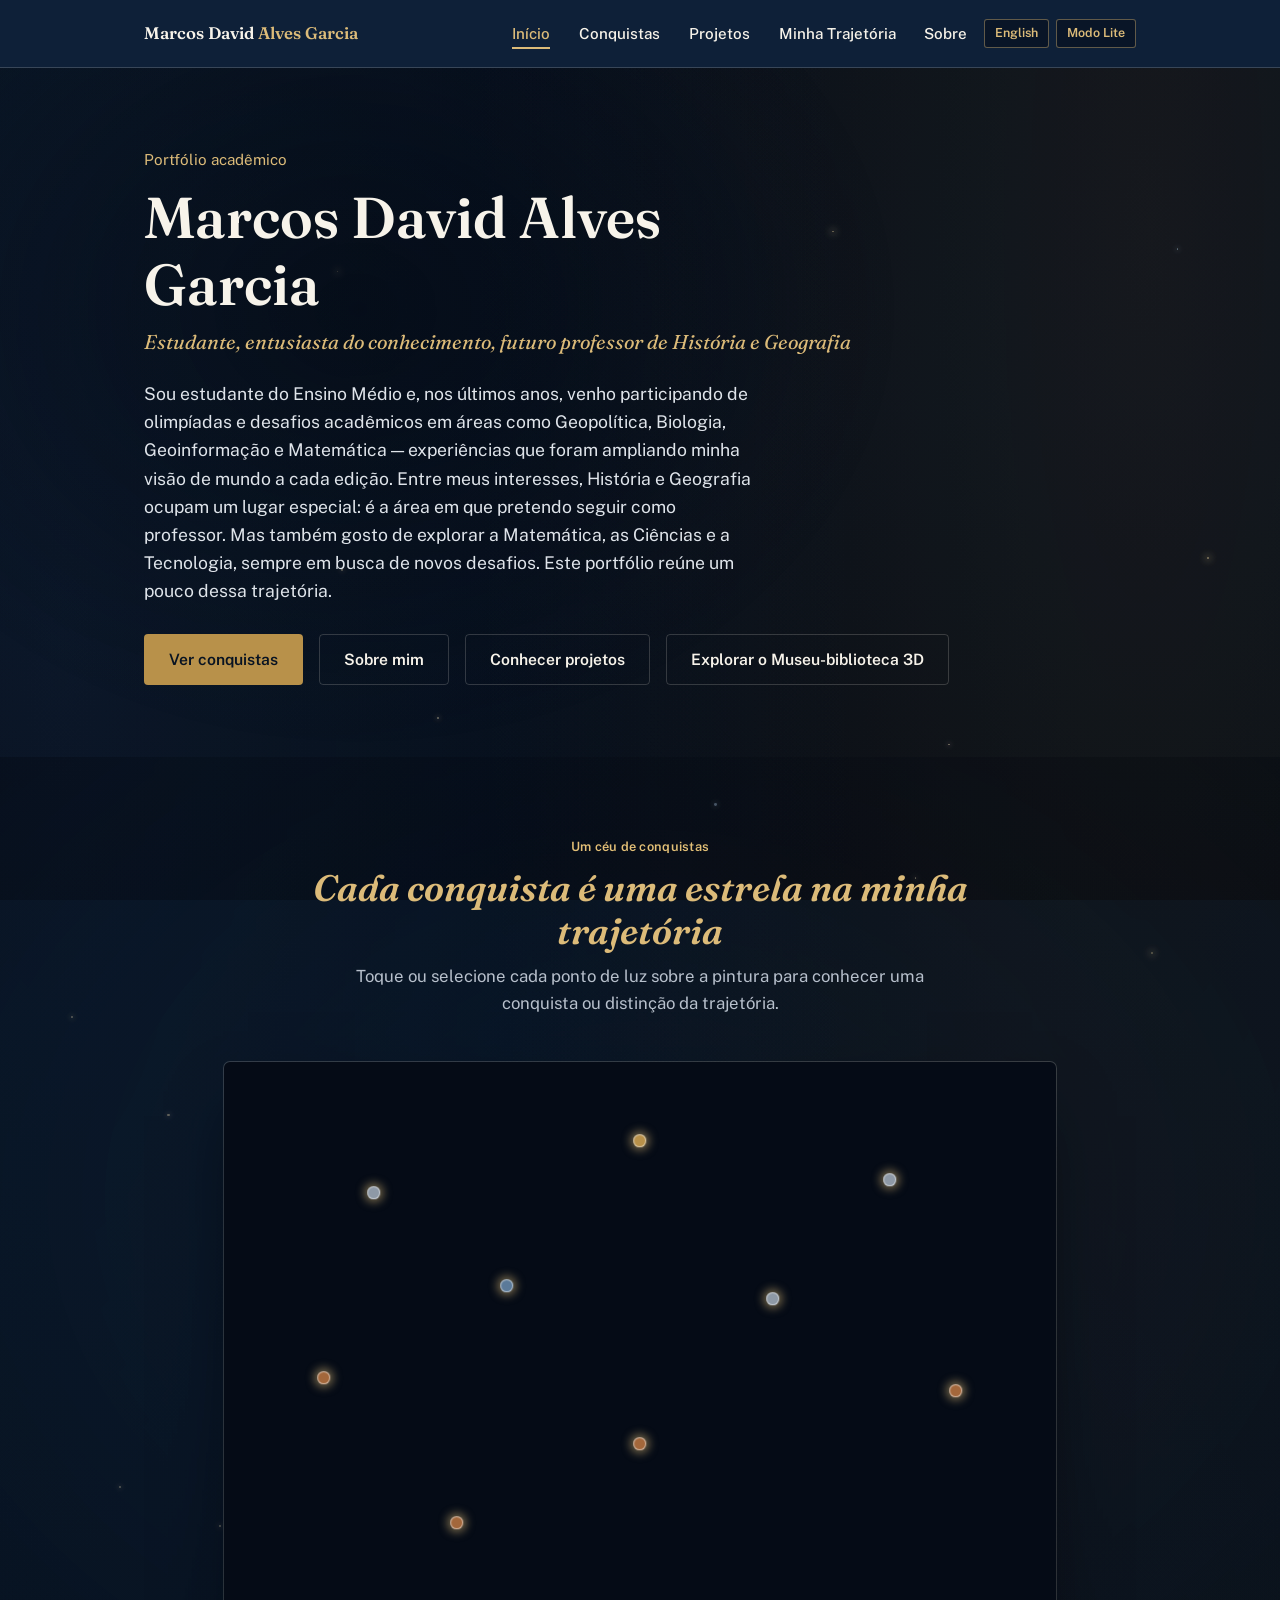
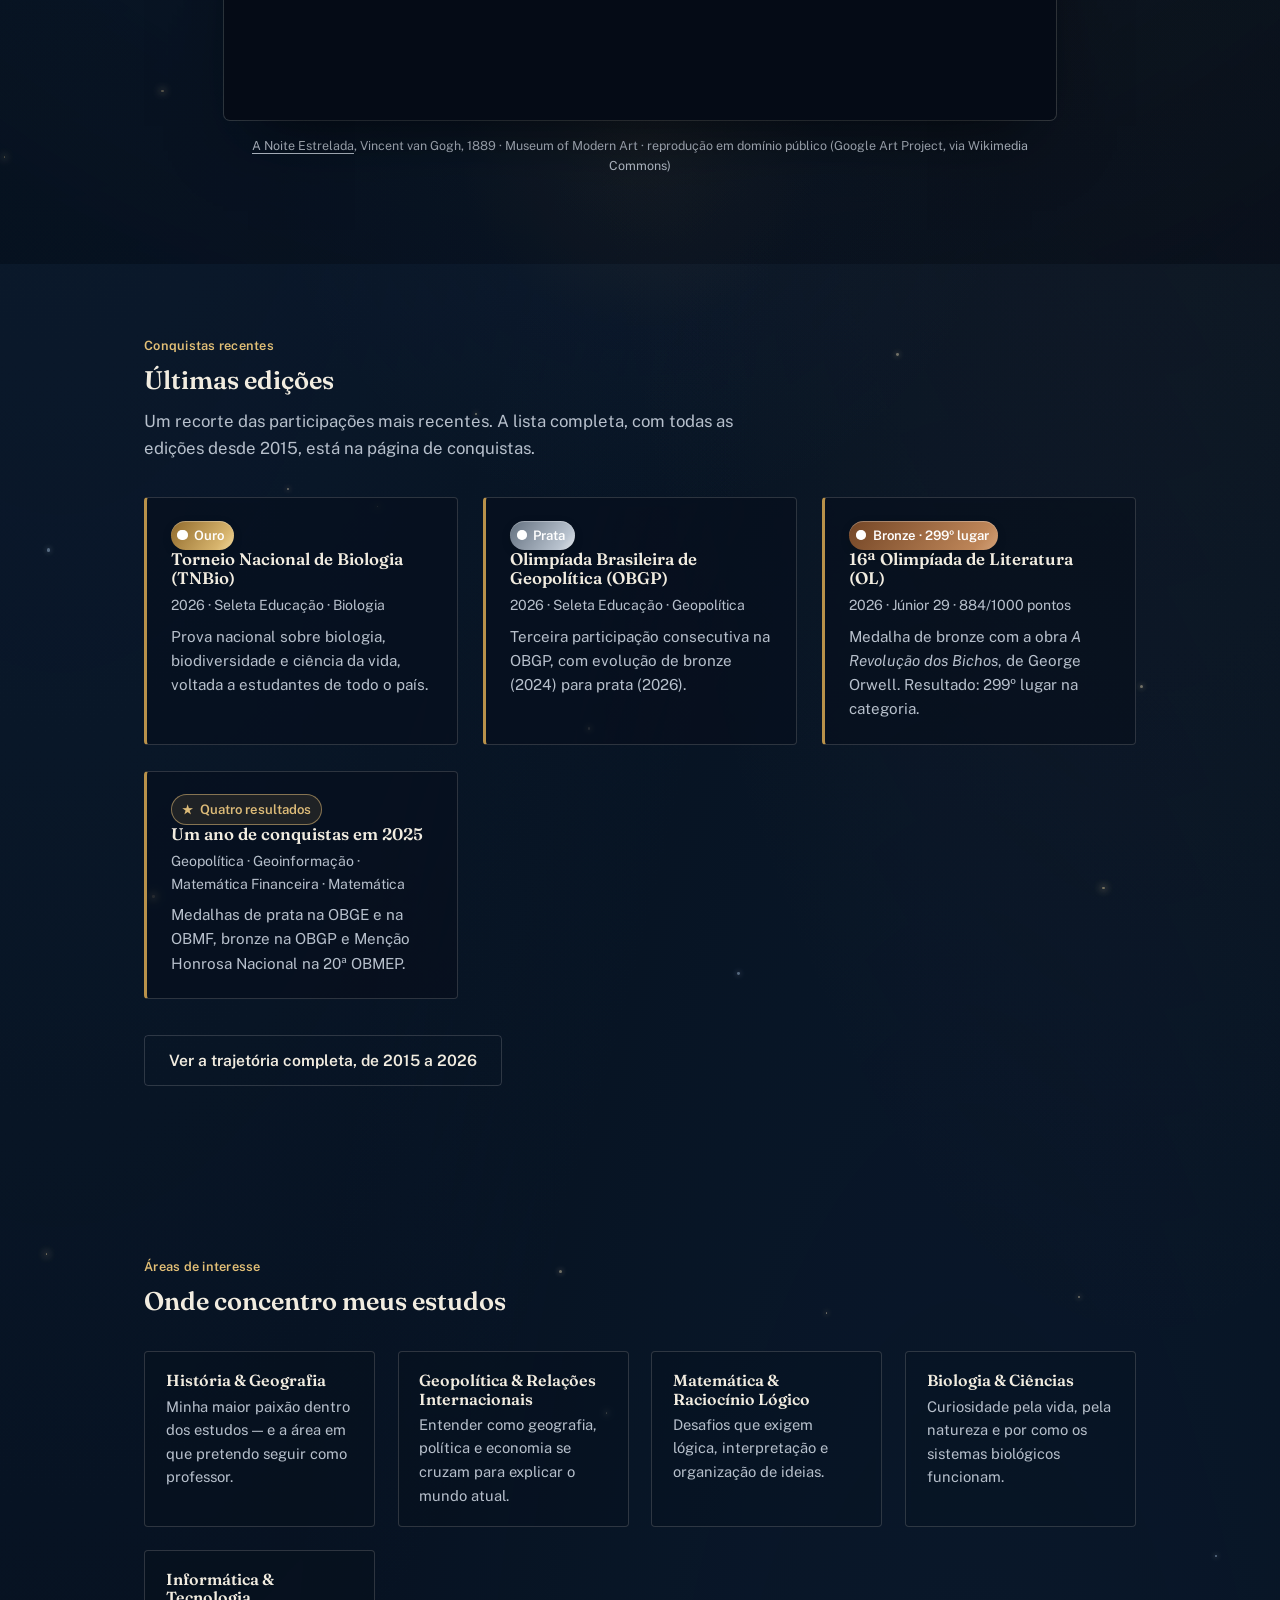
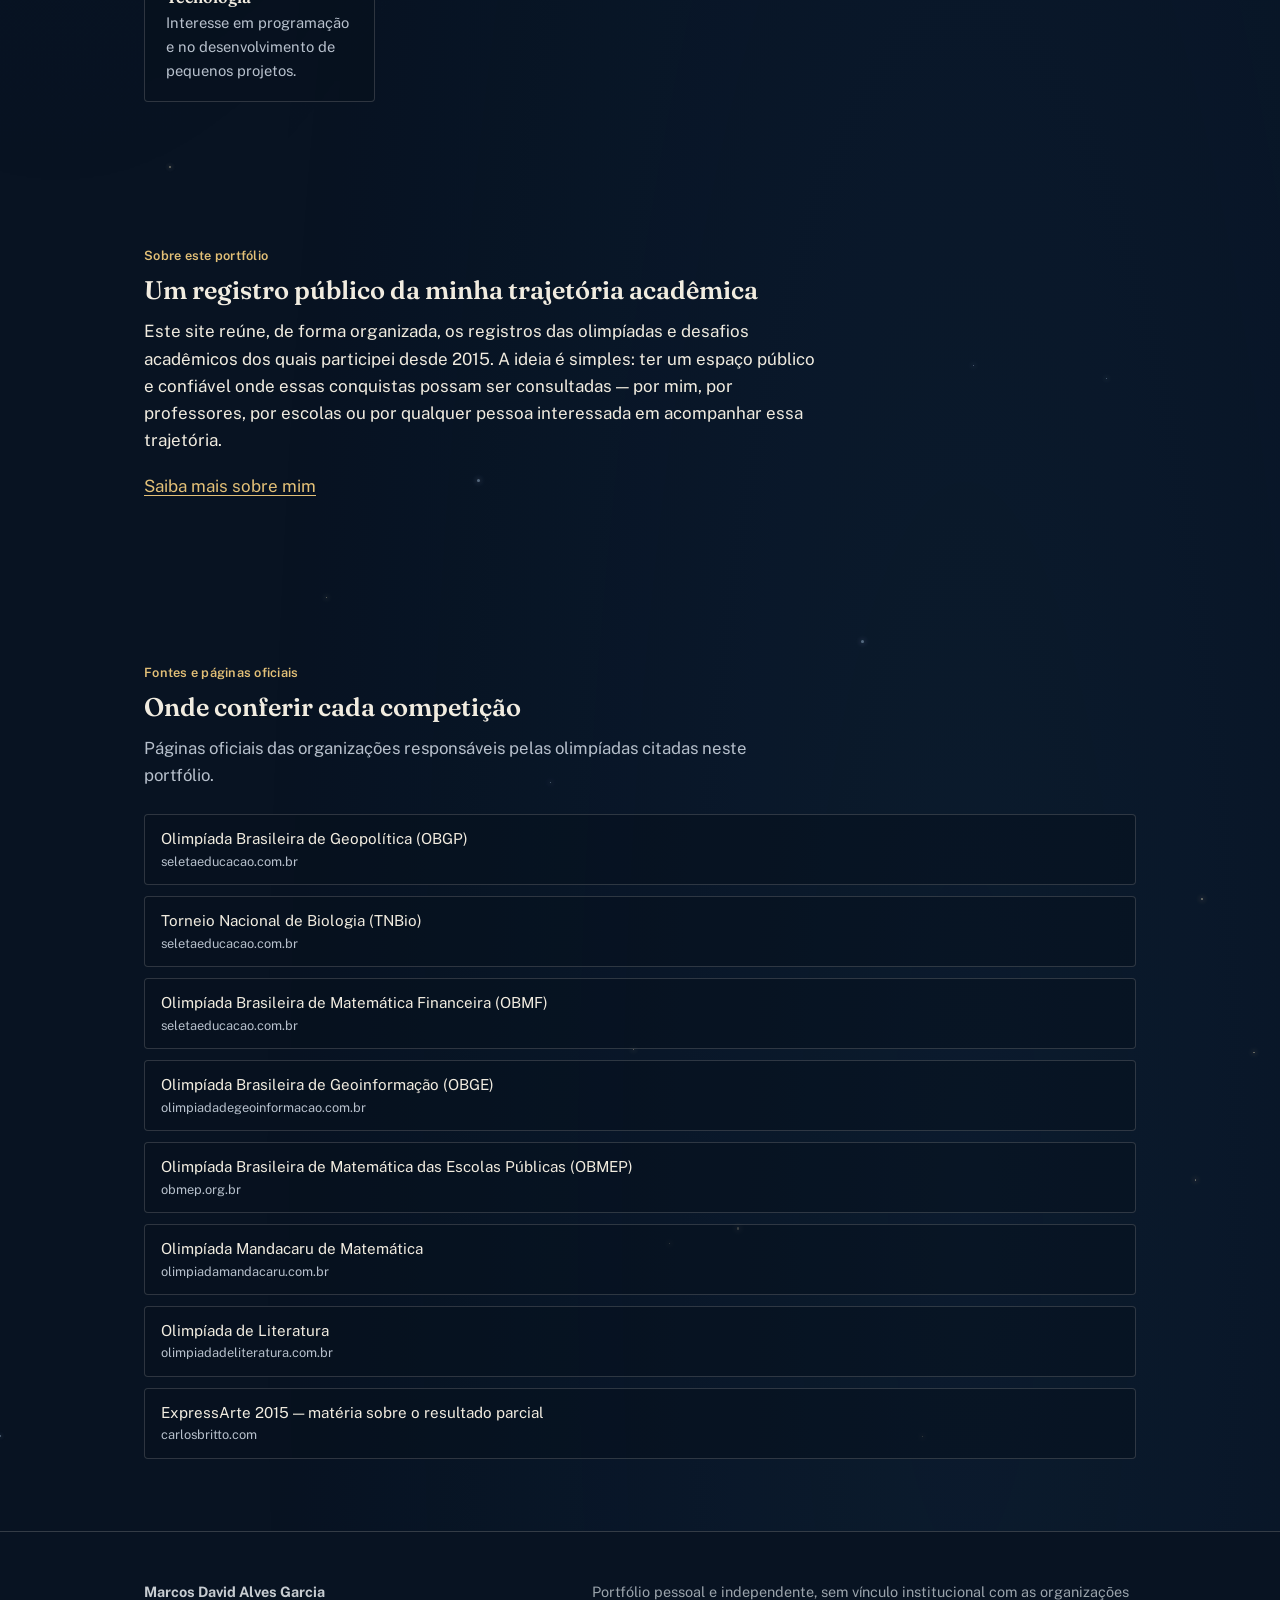
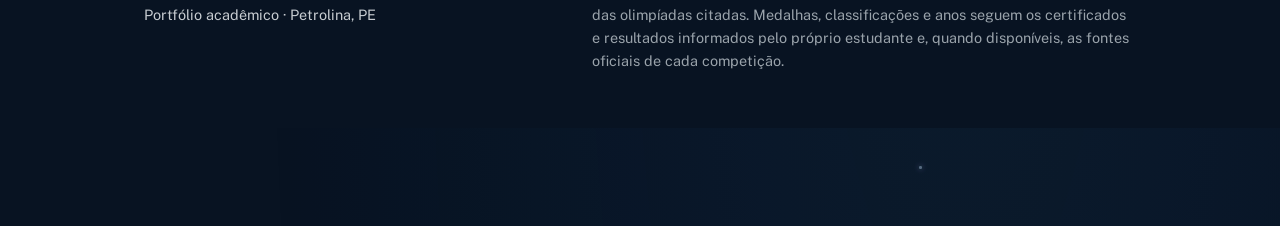
<file: index.html>
<!DOCTYPE html>
<html lang="pt-BR">
<head>
<meta charset="UTF-8">
<meta name="viewport" content="width=device-width, initial-scale=1.0">
<title>Marcos David Alves Garcia | Portfólio Acadêmico e Medalhas de Olimpíadas</title>
<script src="site-settings.js"></script>
<meta name="description" content="Portfólio acadêmico de Marcos David Alves Garcia: medalhas em Geopolítica, Biologia, Geoinformação e Matemática, além de distinções, projetos e trajetória artística.">

<link rel="canonical" href="https://davidgarcia15.github.io/marcosdavidalvesgarcia.github.io./">

<meta property="og:type" content="profile">
<meta property="og:title" content="Marcos David Alves Garcia | Portfólio Acadêmico">
<meta property="og:description" content="Medalhas e distinções em olimpíadas acadêmicas de Geopolítica, Biologia, Geoinformação, Matemática e outras áreas.">
<meta property="og:url" content="https://davidgarcia15.github.io/marcosdavidalvesgarcia.github.io./">
<meta property="og:locale" content="pt_BR">
<!-- Quando houver uma foto autorizada, adicione aqui: <meta property="og:image" content="..."> -->

<meta name="twitter:card" content="summary">
<meta name="twitter:title" content="Marcos David Alves Garcia | Portfólio Acadêmico">
<meta name="twitter:description" content="Medalhas e distinções em olimpíadas acadêmicas de Geopolítica, Biologia, Geoinformação, Matemática e outras áreas.">

<link rel="icon" href="data:image/svg+xml,%3Csvg xmlns='http://www.w3.org/2000/svg' viewBox='0 0 64 64'%3E%3Ccircle cx='32' cy='32' r='31' fill='%230e2038'/%3E%3Ccircle cx='32' cy='32' r='31' fill='none' stroke='%23b8914a' stroke-width='2'/%3E%3Ctext x='32' y='43' font-family='Georgia,serif' font-size='30' fill='%23dcbb79' text-anchor='middle'%3EM%3C/text%3E%3C/svg%3E">

<link rel="preconnect" href="https://fonts.googleapis.com">
<link rel="preconnect" href="https://fonts.gstatic.com" crossorigin>
<link href="https://fonts.googleapis.com/css2?family=Fraunces:ital,wght@0,500;0,600;1,500&family=Public+Sans:wght@400;500;600;700&display=swap" rel="stylesheet">

<link rel="stylesheet" href="style.css">

<script type="application/ld+json">
{
  "@context": "https://schema.org",
  "@type": "ProfilePage",
  "name": "Marcos David Alves Garcia | Portfólio Acadêmico",
  "url": "https://davidgarcia15.github.io/marcosdavidalvesgarcia.github.io./",
  "mainEntity": {
    "@type": "Person",
    "name": "Marcos David Alves Garcia",
    "description": "Estudante brasileiro do Ensino Médio, participante de olimpíadas acadêmicas em Geopolítica, Biologia, Geoinformação e Matemática, com interesse em História, Geografia e tecnologia.",
    "url": "https://davidgarcia15.github.io/marcosdavidalvesgarcia.github.io./",
    "address": {
      "@type": "PostalAddress",
      "addressLocality": "Petrolina",
      "addressRegion": "PE",
      "addressCountry": "BR"
    },
    "knowsAbout": ["História", "Geografia", "Geopolítica", "Matemática", "Biologia", "Literatura", "Tecnologia"],
    "award": [
      "Medalha de prata — Olimpíada Brasileira de Geopolítica (OBGP) 2026",
      "Medalha de ouro — Torneio Nacional de Biologia (TNBio) 2026",
      "Medalha de bronze — 16ª Olimpíada de Literatura (OL) 2026 · 299º lugar · 884/1000",
      "Medalha de bronze — Olimpíada Brasileira de Geopolítica (OBGP) 2025",
      "Medalha de prata — Olimpíada Brasileira de Matemática Financeira (OBMF) 2025",
      "Medalha de prata — Olimpíada Brasileira de Geoinformação (OBGE) 2025",
      "Menção Honrosa Nacional — 20ª Olimpíada Brasileira de Matemática das Escolas Públicas (OBMEP) 2025",
      "Medalha de bronze — Olimpíada Brasileira de Geopolítica (OBGP) 2024",
      "3º lugar (bronze) — Olimpíada Mandacaru de Matemática 2023"
    ]
  }
}
</script>
</head>
<body>
<a class="skip-link" href="#conteudo">Pular para o conteúdo</a>

<header class="site-header">
  <div class="wrap">
    <a class="brand" href="./">Marcos David <span>Alves Garcia</span></a>
    <button class="nav-toggle" aria-expanded="false" aria-controls="main-nav">Menu</button>
    <nav class="main-nav" id="main-nav" aria-label="Navegação principal">
      <ul>
        <li><a href="./" aria-current="page">Início</a></li>
        <li><a href="conquistas/">Conquistas</a></li>
        <li><a href="projetos/">Projetos</a></li>
        <li><a href="trajetoria/">Minha Trajetória</a></li>
        <li><a href="sobre/">Sobre</a></li>
      </ul>
      <div class="nav-preferences" role="group" aria-label="Preferências do site">
        <button type="button" class="site-preference-btn" data-language-toggle>English</button>
        <button type="button" class="site-preference-btn" data-lite-toggle>Modo Lite</button>
      </div>
    </nav>
  </div>
</header>

<main id="conteudo">

  <section class="hero">
    <div class="wrap hero-inner">
      <p class="eyebrow-plain">Portfólio acadêmico</p>
      <h1>Marcos David Alves Garcia</h1>
      <p class="hero-tagline">Estudante, entusiasta do conhecimento, futuro professor de História e Geografia</p>
      <p class="hero-text">
        Sou estudante do Ensino Médio e, nos últimos anos, venho participando de olimpíadas e
        desafios acadêmicos em áreas como Geopolítica, Biologia, Geoinformação e Matemática —
        experiências que foram ampliando minha visão de mundo a cada edição. Entre meus interesses, História e
        Geografia ocupam um lugar especial: é a área em que pretendo seguir como professor. Mas
        também gosto de explorar a Matemática, as Ciências e a Tecnologia, sempre em busca de
        novos desafios. Este portfólio reúne um pouco dessa trajetória.
      </p>
      <div class="hero-actions">
        <a class="btn btn-primary" href="conquistas/">Ver conquistas</a>
        <a class="btn btn-ghost" href="sobre/">Sobre mim</a>
        <a class="btn btn-ghost" href="projetos/">Conhecer projetos</a>
        <a class="btn btn-ghost" href="galeria/">Explorar o Museu-biblioteca 3D</a>
      </div>
    </div>
  </section>

  <!--
    "Um céu de conquistas": A Noite Estrelada (Vincent van Gogh, 1889) em
    suas proporções originais, com os registros de conquistas posicionados sobre a
    pintura. Imagem em domínio público — ver crédito abaixo do quadro.
  -->
  <section class="sky-gallery" id="um-ceu-de-conquistas" aria-labelledby="sky-gallery-title">
    <div class="wrap">
      <p class="section-label">Um céu de conquistas</p>
      <h2 id="sky-gallery-title" class="sky-gallery-title">Cada conquista é uma estrela na minha trajetória</h2>
      <p class="section-intro">Toque ou selecione cada ponto de luz sobre a pintura para conhecer uma conquista ou distinção da trajetória.</p>
    </div>

    <div class="sky-frame-wrap wrap">
      <div class="sky-frame">
        <div class="sky-twinkles" aria-hidden="true">
          <span></span><span></span><span></span><span></span><span></span><span></span>
          <span></span><span></span><span></span><span></span><span></span><span></span>
          <span></span><span></span><span></span><span></span><span></span><span></span>
        </div>

        <button type="button" class="medal-star" style="--x:50%;--y:12%;--i:0" data-template="medal-tnbio-2026">
          <span class="medal-star-dot medal-star-ouro"></span>
          <span class="sr-only">Medalha de ouro — Torneio Nacional de Biologia, 2026</span>
        </button>
        <button type="button" class="medal-star" style="--x:28%;--y:70%;--i:8" data-template="medal-ol-2026">
          <span class="medal-star-dot medal-star-bronze"></span>
          <span class="sr-only">Medalha de bronze — 16ª Olimpíada de Literatura, 2026 · 299º lugar · 884 pontos</span>
        </button>
        <button type="button" class="medal-star" style="--x:18%;--y:20%;--i:1" data-template="medal-obgp-2026">
          <span class="medal-star-dot medal-star-prata"></span>
          <span class="sr-only">Medalha de prata — Olimpíada Brasileira de Geopolítica, 2026</span>
        </button>
        <button type="button" class="medal-star" style="--x:80%;--y:18%;--i:2" data-template="medal-obge-2025">
          <span class="medal-star-dot medal-star-prata"></span>
          <span class="sr-only">Medalha de prata — Olimpíada Brasileira de Geoinformação, 2025</span>
        </button>
        <button type="button" class="medal-star" style="--x:34%;--y:34%;--i:3" data-template="medal-obmep-2025">
          <span class="medal-star-dot medal-star-honra"></span>
          <span class="sr-only">Menção Honrosa Nacional — OBMEP, 2025</span>
        </button>
        <button type="button" class="medal-star" style="--x:66%;--y:36%;--i:4" data-template="medal-obmf-2025">
          <span class="medal-star-dot medal-star-prata"></span>
          <span class="sr-only">Medalha de prata — Olimpíada Brasileira de Matemática Financeira, 2025</span>
        </button>
        <button type="button" class="medal-star" style="--x:12%;--y:48%;--i:5" data-template="medal-obgp-2025">
          <span class="medal-star-dot medal-star-bronze"></span>
          <span class="sr-only">Medalha de bronze — Olimpíada Brasileira de Geopolítica, 2025</span>
        </button>
        <button type="button" class="medal-star" style="--x:88%;--y:50%;--i:6" data-template="medal-obgp-2024">
          <span class="medal-star-dot medal-star-bronze"></span>
          <span class="sr-only">Medalha de bronze — Olimpíada Brasileira de Geopolítica, 2024</span>
        </button>
        <button type="button" class="medal-star" style="--x:50%;--y:58%;--i:7" data-template="medal-mandacaru-2023">
          <span class="medal-star-dot medal-star-bronze"></span>
          <span class="sr-only">3º lugar, bronze — Olimpíada Mandacaru de Matemática, 2023</span>
        </button>
      </div>

      <p class="sky-frame-credit">
        <a href="https://commons.wikimedia.org/wiki/File:Van_Gogh_-_Starry_Night_-_Google_Art_Project.jpg" target="_blank" rel="noopener">A Noite Estrelada</a>,
        Vincent van Gogh, 1889 · Museum of Modern Art · reprodução em domínio público (Google Art Project, via Wikimedia Commons)
      </p>
    </div>
  </section>

  <dialog class="medal-dialog" id="medal-dialog" aria-label="Detalhes da conquista">
    <form method="dialog" class="medal-dialog-inner">
      <button type="submit" class="medal-dialog-close" aria-label="Fechar">×</button>
      <div class="medal-dialog-content"></div>
    </form>
  </dialog>

  <div hidden>
    <template id="medal-tnbio-2026">
      <span class="medal-tag medal-ouro">Medalha de ouro</span>
      <h3>Torneio Nacional de Biologia (TNBio)</h3>
      <p class="achievement-meta">2026 · Organização: Seleta Educação · Área: Biologia e ciências da vida</p>
      <p>O TNBio avalia conhecimentos de Biologia que vão da célula aos ecossistemas, passando por biodiversidade, fisiologia humana, genética básica e conservação ambiental. Esta foi minha primeira participação na competição, com resultado em ouro.</p>
      <p class="achievement-link"><a href="https://www.seletaeducacao.com.br/tnbio" target="_blank" rel="noopener">Página oficial do TNBio</a></p>
    </template>
    <template id="medal-ol-2026">
      <span class="medal-tag medal-bronze">Medalha de bronze · 299º lugar</span>
      <h3>16ª Olimpíada de Literatura (OL)</h3>
      <p class="achievement-meta">12 de novembro de 2026 · Categoria Júnior 29 · Literatura</p>
      <p>Medalha de bronze com a obra <em>A Revolução dos Bichos</em>, de George Orwell. A pontuação foi de <strong>884/1.000</strong>, alcançando o <strong>299º lugar</strong> na classificação da categoria.</p>
      <p class="achievement-link"><a href="https://www.olimpiadadeliteratura.com.br/resultados/a-revolucao-dos-bichos-2" target="_blank" rel="noopener">Consultar resultado oficial da OL</a></p>
    </template>
    <template id="medal-obgp-2026">
      <span class="medal-tag medal-prata">Medalha de prata</span>
      <h3>Olimpíada Brasileira de Geopolítica (OBGP)</h3>
      <p class="achievement-meta">2026 · Organização: Seleta Educação · Área: Geopolítica</p>
      <p>A OBGP desafia estudantes a compreender as relações entre países — fatores geográficos, políticos, econômicos e culturais por trás de conflitos, alianças e disputas globais. Minha terceira participação consecutiva na prova, com evolução do bronze (2024) para a prata em 2026.</p>
      <p class="achievement-link"><a href="https://www.seletaeducacao.com.br/obgp" target="_blank" rel="noopener">Página oficial da OBGP</a></p>
    </template>
    <template id="medal-obge-2025">
      <span class="medal-tag medal-prata">Medalha de prata</span>
      <h3>Olimpíada Brasileira de Geoinformação (OBGE)</h3>
      <p class="achievement-meta">2025 · Área: Geoinformação</p>
      <p>Medalha de prata na Olimpíada Brasileira de Geoinformação (OBGE), competição acadêmica relacionada à Geografia e à geoinformação.</p>
      <p class="achievement-link"><a href="https://olimpiadadegeoinformacao.com.br/" target="_blank" rel="noopener">Site oficial da OBGE</a></p>
    </template>
    <template id="medal-obmep-2025">
      <span class="medal-tag medal-honra">Menção Honrosa Nacional</span>
      <h3>20ª Olimpíada Brasileira de Matemática das Escolas Públicas (OBMEP)</h3>
      <p class="achievement-meta">Edição 2025 · Organização: IMPA, com apoio do MEC e do MCTI · Área: Matemática</p>
      <p>A OBMEP, organizada pelo Instituto Nacional de Matemática Pura e Aplicada (IMPA) com apoio do Ministério da Educação e do Ministério da Ciência, Tecnologia e Inovação, é a maior olimpíada de matemática do Brasil. Na 20ª edição (2025), recebi o Certificado de Menção Honrosa Nacional — uma distinção concedida a estudantes com bom desempenho na prova, distinta das medalhas de ouro, prata e bronze.</p>
      <p class="achievement-link"><a href="https://www.obmep.org.br/" target="_blank" rel="noopener">Página oficial da OBMEP</a></p>
    </template>
    <template id="medal-obmf-2025">
      <span class="medal-tag medal-prata">Medalha de prata</span>
      <h3>Olimpíada Brasileira de Matemática Financeira (OBMF)</h3>
      <p class="achievement-meta">2025 · Organização: Seleta Educação · Área: Matemática Financeira</p>
      <p>A OBMF une matemática e educação financeira: orçamento, juros, crédito e investimentos aplicados a situações do cotidiano. A prova me rendeu a medalha de prata em 2025.</p>
      <p class="achievement-link"><a href="https://www.seletaeducacao.com.br/obmf" target="_blank" rel="noopener">Página oficial da OBMF</a></p>
    </template>
    <template id="medal-obgp-2025">
      <span class="medal-tag medal-bronze">Medalha de bronze</span>
      <h3>Olimpíada Brasileira de Geopolítica (OBGP)</h3>
      <p class="achievement-meta">2025 · Organização: Seleta Educação · Área: Geopolítica</p>
      <p>Segunda edição da OBGP da qual participei, com resultado em bronze — um passo na evolução que levaria à medalha de prata no ano seguinte.</p>
      <p class="achievement-link"><a href="https://www.seletaeducacao.com.br/obgp" target="_blank" rel="noopener">Página oficial da OBGP</a></p>
    </template>
    <template id="medal-obgp-2024">
      <span class="medal-tag medal-bronze">Medalha de bronze</span>
      <h3>Olimpíada Brasileira de Geopolítica (OBGP)</h3>
      <p class="achievement-meta">2024 · Organização: Seleta Educação · Área: Geopolítica</p>
      <p>Minha primeira participação na OBGP, com resultado em bronze — o ponto de partida de uma sequência de três edições consecutivas na prova, com evolução de resultado a cada ano.</p>
      <p class="achievement-link"><a href="https://www.seletaeducacao.com.br/obgp" target="_blank" rel="noopener">Página oficial da OBGP</a></p>
    </template>
    <template id="medal-mandacaru-2023">
      <span class="medal-tag medal-bronze">3º lugar · Bronze</span>
      <h3>Olimpíada Mandacaru de Matemática</h3>
      <p class="achievement-meta">2023 · Área: Matemática</p>
      <p>Competição de matemática com forte identidade regional nordestina — seus níveis levam nomes como Cajuína, Luiz Gonzaga, Zumbi dos Palmares e Lampião, em referência à cultura do Sertão. Resultado: terceiro lugar, com reconhecimento em bronze, conforme certificado do estudante.</p>
      <p class="achievement-link"><a href="https://olimpiadamandacaru.com.br/" target="_blank" rel="noopener">Página oficial da Olimpíada Mandacaru</a></p>
    </template>

    <!-- Conteúdo dos marcos de "Minha Trajetória" (mesmo <dialog> acima) -->
    <template id="trajetoria-2015">
      <span class="resultado-tag resultado-primeiro-lugar">1º lugar · ExpressArte 2015</span>
      <h3>ExpressArte 2015 — “A Luta do Povo Sertanejo”</h3>
      <p class="achievement-meta">2015 · 1º lugar · Categoria: desenho · Petrolina, Pernambuco</p>
      <p>Conquistei o primeiro lugar no ExpressArte 2015 com o desenho “A Luta do Povo Sertanejo” e recebi um notebook como prêmio. O concurso foi promovido pela Secretaria de Educação de Petrolina.</p>
      <p class="achievement-link"><a href="https://www.carlosbritto.com/secretaria-de-educacao-de-petrolina-divulga-resultado-do-concurso-expressarte-2015/" target="_blank" rel="noopener noreferrer">Ver matéria do Blog do Carlos Britto (20/10/2015)</a></p>
      <p class="pending-note">A matéria registra a seleção do desenho na relação parcial; a classificação em 1º lugar e o notebook recebido como prêmio são informações complementares do meu relato pessoal.</p>
    </template>
    <template id="trajetoria-2023">
      <span class="medal-tag medal-bronze">3º lugar · Bronze</span>
      <h3>Olimpíada Mandacaru de Matemática</h3>
      <p class="achievement-meta">2023 · Área: Matemática</p>
      <p>Competição de matemática com forte identidade regional nordestina — seus níveis levam nomes como Cajuína, Luiz Gonzaga, Zumbi dos Palmares e Lampião, em referência à cultura do Sertão. Resultado: terceiro lugar, com reconhecimento em bronze — minha primeira medalha.</p>
      <p class="achievement-link"><a href="https://olimpiadamandacaru.com.br/" target="_blank" rel="noopener">Página oficial da Olimpíada Mandacaru</a></p>
    </template>
    <template id="trajetoria-2024">
      <span class="medal-tag medal-bronze">Medalha de bronze</span>
      <h3>Olimpíada Brasileira de Geopolítica (OBGP)</h3>
      <p class="achievement-meta">2024 · Organização: Seleta Educação · Área: Geopolítica</p>
      <p>Minha primeira participação na OBGP — o ponto de partida de uma sequência de três edições consecutivas, com evolução de resultado a cada ano (bronze em 2024, bronze em 2025, prata em 2026).</p>
      <p class="achievement-link"><a href="https://www.seletaeducacao.com.br/obgp" target="_blank" rel="noopener">Página oficial da OBGP</a></p>
    </template>
    <template id="trajetoria-2025">
      <span class="medal-tag medal-honra">Reconhecimento nacional</span>
      <h3>Um ano com quatro resultados</h3>
      <p class="achievement-meta">2025 · Geopolítica · Matemática Financeira · Geoinformação · Matemática</p>
      <p>Menção Honrosa Nacional na 20ª OBMEP (IMPA, com apoio do MEC e do MCTI); prata na Olimpíada Brasileira de Matemática Financeira (OBMF); prata na Olimpíada Brasileira de Geoinformação (OBGE); e bronze na segunda participação na OBGP.</p>
      <p class="achievement-link">
        <a href="https://www.obmep.org.br/" target="_blank" rel="noopener">OBMEP</a> ·
        <a href="https://www.seletaeducacao.com.br/obmf" target="_blank" rel="noopener">OBMF</a> ·
        <a href="https://olimpiadadegeoinformacao.com.br/" target="_blank" rel="noopener">OBGE</a> ·
        <a href="https://www.seletaeducacao.com.br/obgp" target="_blank" rel="noopener">OBGP</a>
      </p>
      <p class="achievement-link"><a href="conquistas/">Ver todos os detalhes na página de Conquistas</a></p>
    </template>
    <template id="trajetoria-2026">
      <span class="resultado-tag">Três medalhas em 2026</span>
      <h3>Ciência, Geopolítica e Literatura</h3>
      <p class="achievement-meta">2026 · Biologia · Geopolítica · Literatura</p>
      <p>O ano reúne três medalhas: ouro na primeira participação no Torneio Nacional de Biologia (TNBio), prata na terceira participação consecutiva na OBGP e bronze na 16ª Olimpíada de Literatura. Na OL, categoria Júnior 29, a obra <em>A Revolução dos Bichos</em> rendeu 884/1.000 pontos e o 299º lugar. Também houve classificação para a segunda fase da 21ª OBMEP; o resultado final segue aguardando divulgação oficial.</p>
      <p class="achievement-link">
        <a href="https://www.seletaeducacao.com.br/tnbio" target="_blank" rel="noopener">TNBio</a> ·
        <a href="https://www.seletaeducacao.com.br/obgp" target="_blank" rel="noopener">OBGP</a> ·
        <a href="https://www.olimpiadadeliteratura.com.br/resultados/a-revolucao-dos-bichos-2" target="_blank" rel="noopener">Resultado da OL</a> ·
        <a href="https://www.obmep.org.br/" target="_blank" rel="noopener">OBMEP</a>
      </p>
    </template>
  </div>

  <section class="highlights">
    <div class="wrap">
      <p class="section-label">Conquistas recentes</p>
      <h2>Últimas edições</h2>
      <p class="section-intro">Um recorte das participações mais recentes. A lista completa, com todas as edições desde 2015, está na página de conquistas.</p>

      <div class="card-grid">
        <article class="highlight-card">
          <span class="medal-tag medal-ouro">Ouro</span>
          <h3>Torneio Nacional de Biologia (TNBio)</h3>
          <p class="meta">2026 · Seleta Educação · Biologia</p>
          <p>Prova nacional sobre biologia, biodiversidade e ciência da vida, voltada a estudantes de todo o país.</p>
        </article>

        <article class="highlight-card">
          <span class="medal-tag medal-prata">Prata</span>
          <h3>Olimpíada Brasileira de Geopolítica (OBGP)</h3>
          <p class="meta">2026 · Seleta Educação · Geopolítica</p>
          <p>Terceira participação consecutiva na OBGP, com evolução de bronze (2024) para prata (2026).</p>
        </article>

        <article class="highlight-card">
          <span class="medal-tag medal-bronze">Bronze · 299º lugar</span>
          <h3>16ª Olimpíada de Literatura (OL)</h3>
          <p class="meta">2026 · Júnior 29 · 884/1000 pontos</p>
          <p>Medalha de bronze com a obra <em>A Revolução dos Bichos</em>, de George Orwell. Resultado: 299º lugar na categoria.</p>
        </article>

        <article class="highlight-card">
          <span class="resultado-tag">Quatro resultados</span>
          <h3>Um ano de conquistas em 2025</h3>
          <p class="meta">Geopolítica · Geoinformação · Matemática Financeira · Matemática</p>
          <p>Medalhas de prata na OBGE e na OBMF, bronze na OBGP e Menção Honrosa Nacional na 20ª OBMEP.</p>
        </article>
      </div>

      <p style="margin-top:2.2rem;"><a class="btn btn-ghost-light" href="conquistas/">Ver a trajetória completa, de 2015 a 2026</a></p>
    </div>
  </section>

  <!--
    "Minha Trajetória": a caneta desenha um traço dourado horizontal uma
    única vez, da esquerda para a direita, revelando cinco marcos da
    caminhada acadêmica. Cada marco abre o mesmo <dialog> nativo já usado
    em "Um céu de conquistas" (ver <template>s logo abaixo, dentro do
    <div hidden> que já existe). Conteúdo sempre visível no HTML, mesmo
    sem JavaScript ou com animações reduzidas.
  -->
  

  <section class="areas">
    <div class="wrap">
      <p class="section-label">Áreas de interesse</p>
      <h2>Onde concentro meus estudos</h2>
      <ul class="area-list">
        <li>
          <h3>História &amp; Geografia</h3>
          <p>Minha maior paixão dentro dos estudos — e a área em que pretendo seguir como professor.</p>
        </li>
        <li>
          <h3>Geopolítica &amp; Relações Internacionais</h3>
          <p>Entender como geografia, política e economia se cruzam para explicar o mundo atual.</p>
        </li>
        <li>
          <h3>Matemática &amp; Raciocínio Lógico</h3>
          <p>Desafios que exigem lógica, interpretação e organização de ideias.</p>
        </li>
        <li>
          <h3>Biologia &amp; Ciências</h3>
          <p>Curiosidade pela vida, pela natureza e por como os sistemas biológicos funcionam.</p>
        </li>
        <li>
          <h3>Informática &amp; Tecnologia</h3>
          <p>Interesse em programação e no desenvolvimento de pequenos projetos.</p>
        </li>
      </ul>
    </div>
  </section>

  <section class="about-blurb">
    <div class="wrap">
      <p class="section-label">Sobre este portfólio</p>
      <h2 class="prose">Um registro público da minha trajetória acadêmica</h2>
      <p class="prose">
        Este site reúne, de forma organizada, os registros das olimpíadas e desafios acadêmicos
        dos quais participei desde 2015. A ideia é simples: ter um espaço público e confiável
        onde essas conquistas possam ser consultadas — por mim, por professores, por escolas ou
        por qualquer pessoa interessada em acompanhar essa trajetória.
      </p>
      <p class="prose"><a href="sobre/">Saiba mais sobre mim</a></p>
    </div>
  </section>

  <section class="sources">
    <div class="wrap">
      <p class="section-label">Fontes e páginas oficiais</p>
      <h2>Onde conferir cada competição</h2>
      <p class="section-intro">Páginas oficiais das organizações responsáveis pelas olimpíadas citadas neste portfólio.</p>
      <ul class="source-list">
        <li><a href="https://www.seletaeducacao.com.br/obgp" target="_blank" rel="noopener">Olimpíada Brasileira de Geopolítica (OBGP) <span class="label">seletaeducacao.com.br</span></a></li>
        <li><a href="https://www.seletaeducacao.com.br/tnbio" target="_blank" rel="noopener">Torneio Nacional de Biologia (TNBio) <span class="label">seletaeducacao.com.br</span></a></li>
        <li><a href="https://www.seletaeducacao.com.br/obmf" target="_blank" rel="noopener">Olimpíada Brasileira de Matemática Financeira (OBMF) <span class="label">seletaeducacao.com.br</span></a></li>
        <li><a href="https://olimpiadadegeoinformacao.com.br/" target="_blank" rel="noopener">Olimpíada Brasileira de Geoinformação (OBGE) <span class="label">olimpiadadegeoinformacao.com.br</span></a></li>
        <li><a href="https://www.obmep.org.br/" target="_blank" rel="noopener">Olimpíada Brasileira de Matemática das Escolas Públicas (OBMEP) <span class="label">obmep.org.br</span></a></li>
        <li><a href="https://olimpiadamandacaru.com.br/" target="_blank" rel="noopener">Olimpíada Mandacaru de Matemática <span class="label">olimpiadamandacaru.com.br</span></a></li>
        <li><a href="https://www.olimpiadadeliteratura.com.br/" target="_blank" rel="noopener">Olimpíada de Literatura <span class="label">olimpiadadeliteratura.com.br</span></a></li>
        <li><a href="https://www.carlosbritto.com/secretaria-de-educacao-de-petrolina-divulga-resultado-do-concurso-expressarte-2015/" target="_blank" rel="noopener noreferrer">ExpressArte 2015 — matéria sobre o resultado parcial <span class="label">carlosbritto.com</span></a></li>
      </ul>
    </div>
  </section>

</main>

<footer class="site-footer">
  <div class="wrap">
    <div>
      <strong>Marcos David Alves Garcia</strong><br>
      Portfólio acadêmico · Petrolina, PE
    </div>
    <p class="footer-note">
      Portfólio pessoal e independente, sem vínculo institucional com as organizações das
      olimpíadas citadas. Medalhas, classificações e anos seguem os certificados e resultados
      informados pelo próprio estudante e, quando disponíveis, as fontes oficiais de cada
      competição.
    </p>
  </div>
</footer>

<script src="script.js"></script>
</body>
</html>
</file>
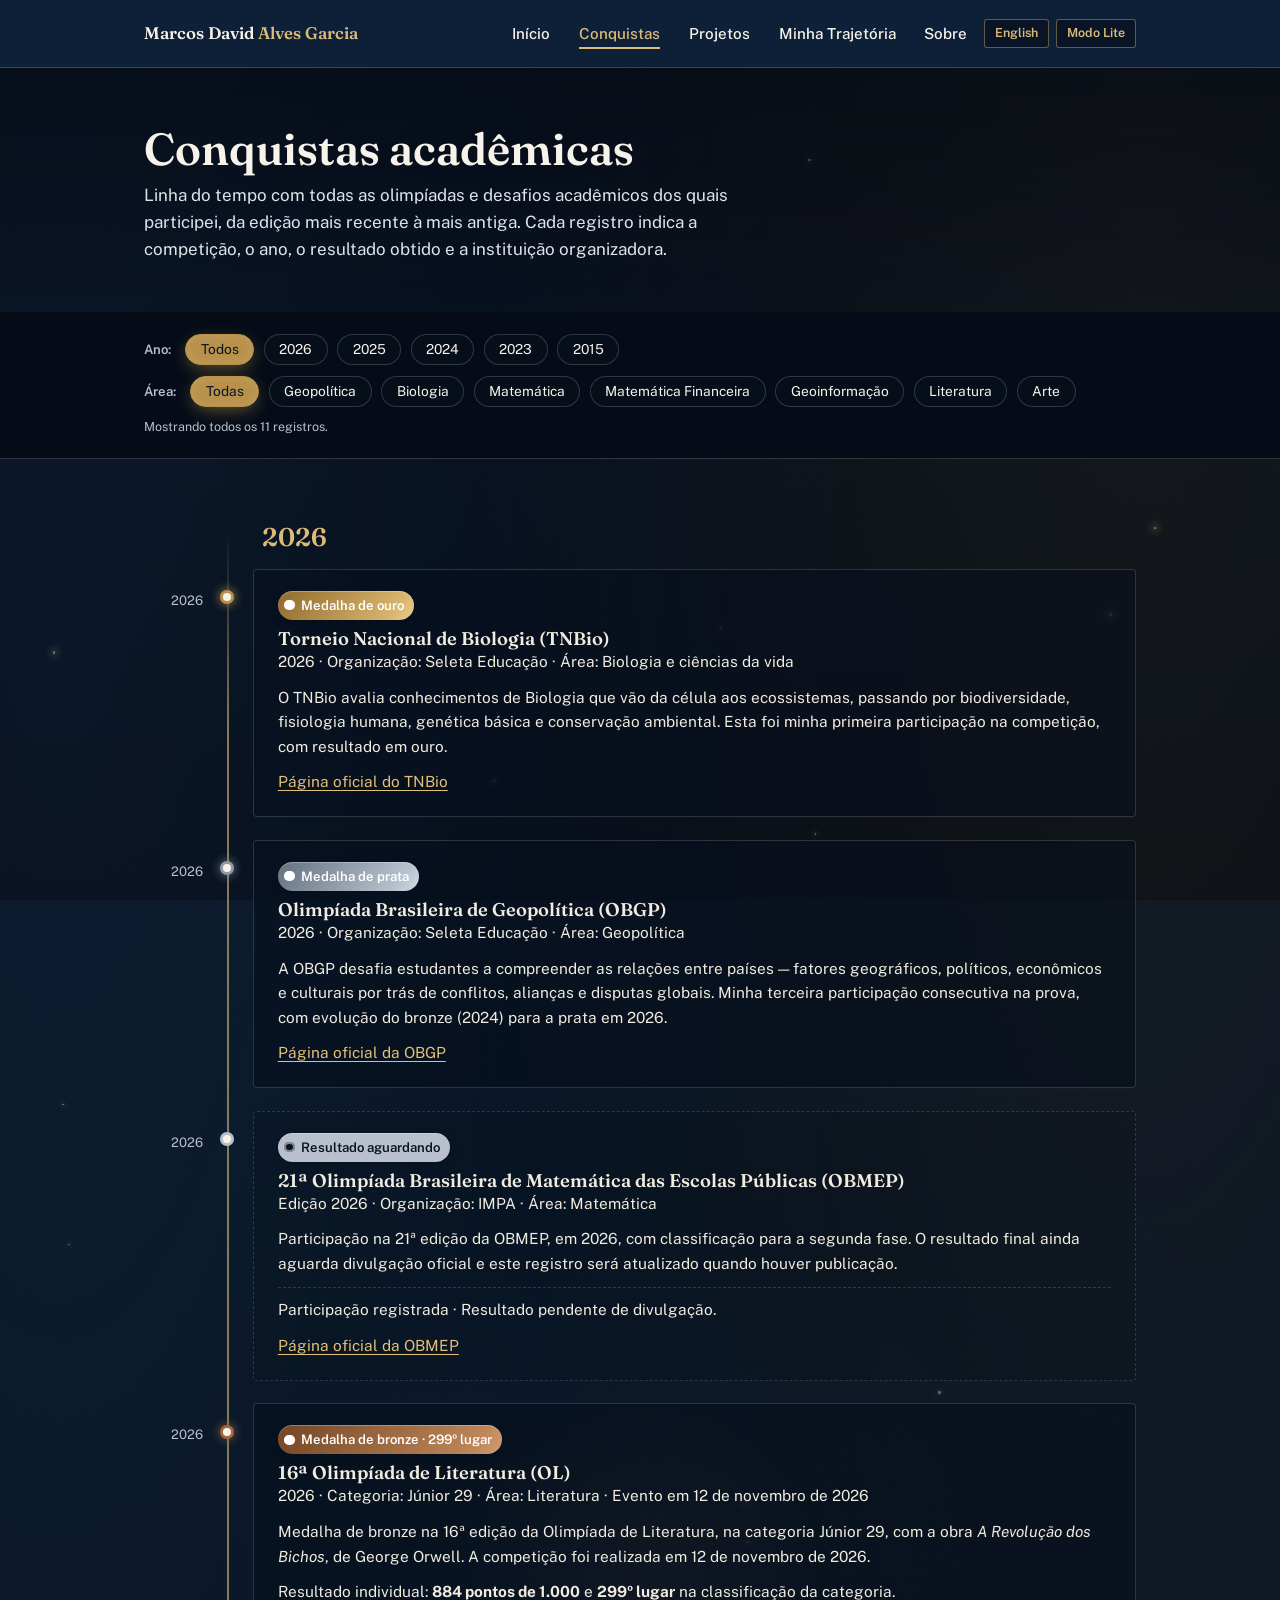
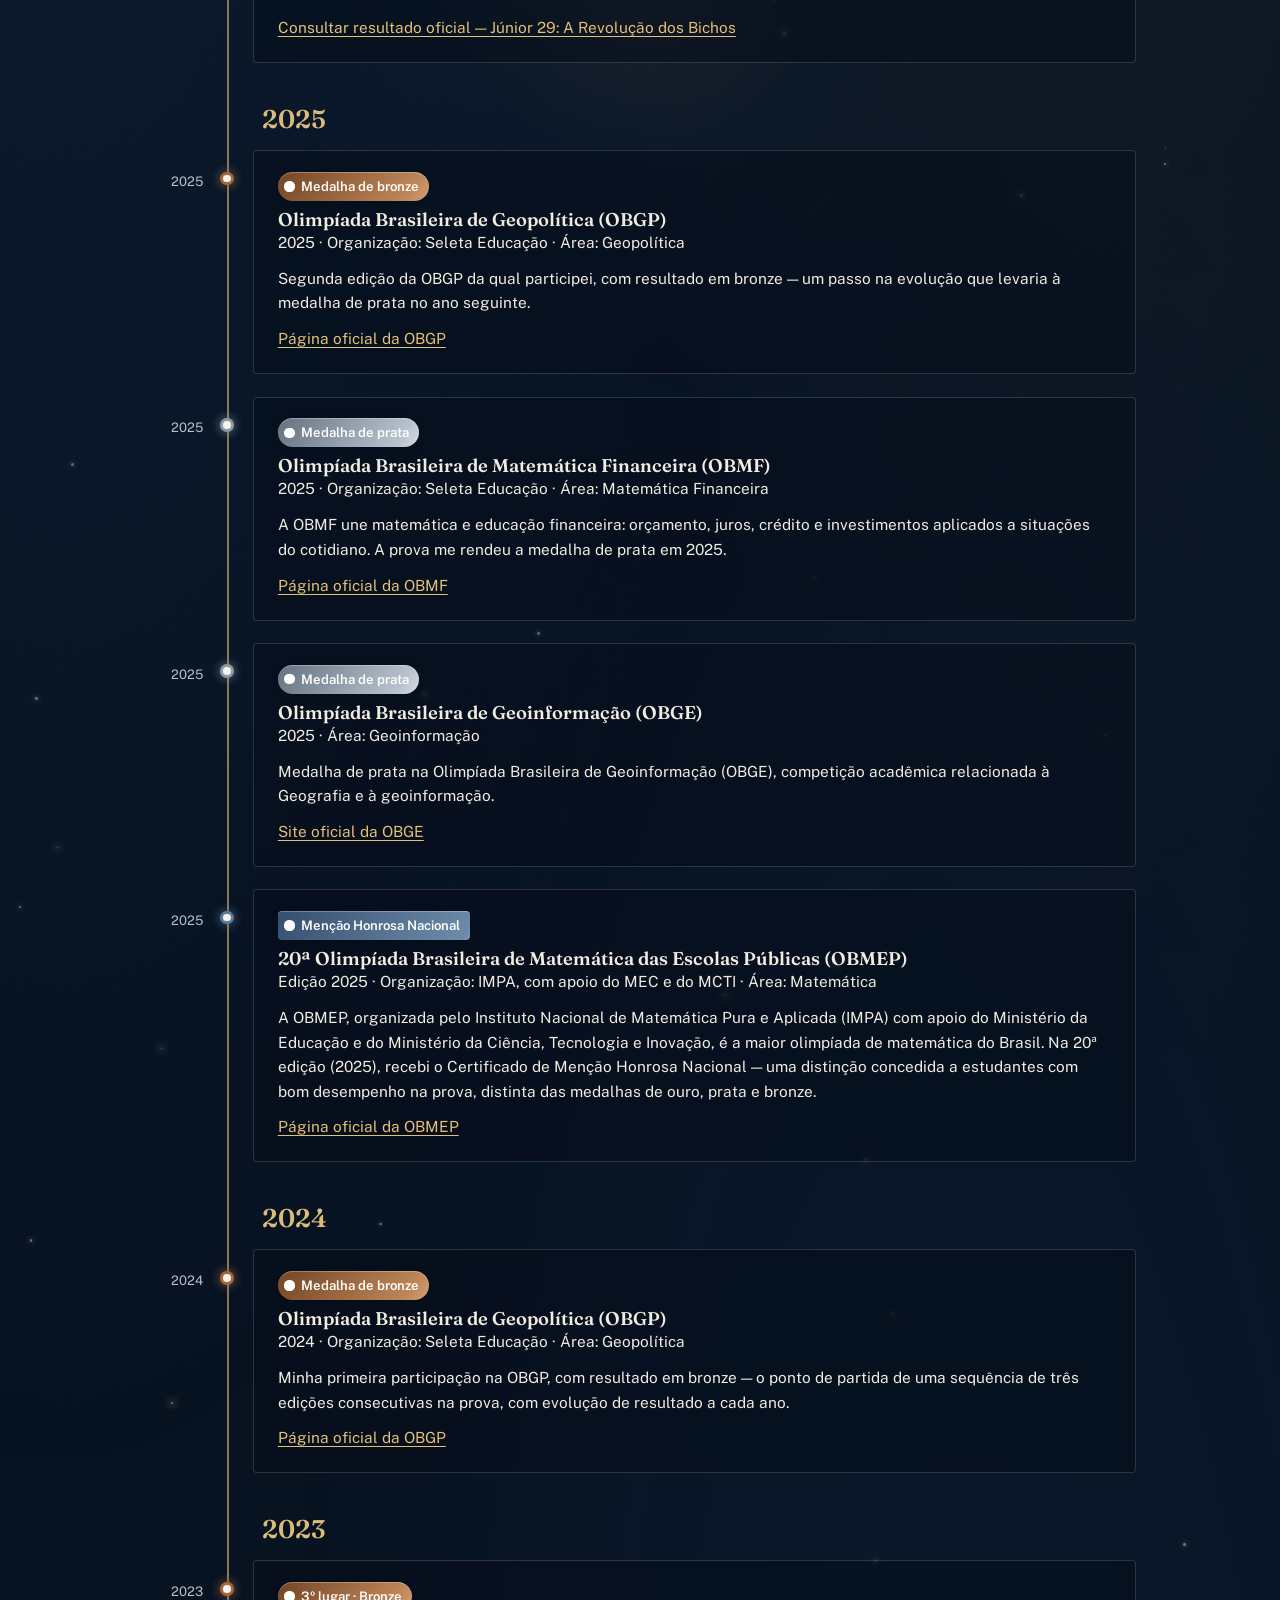
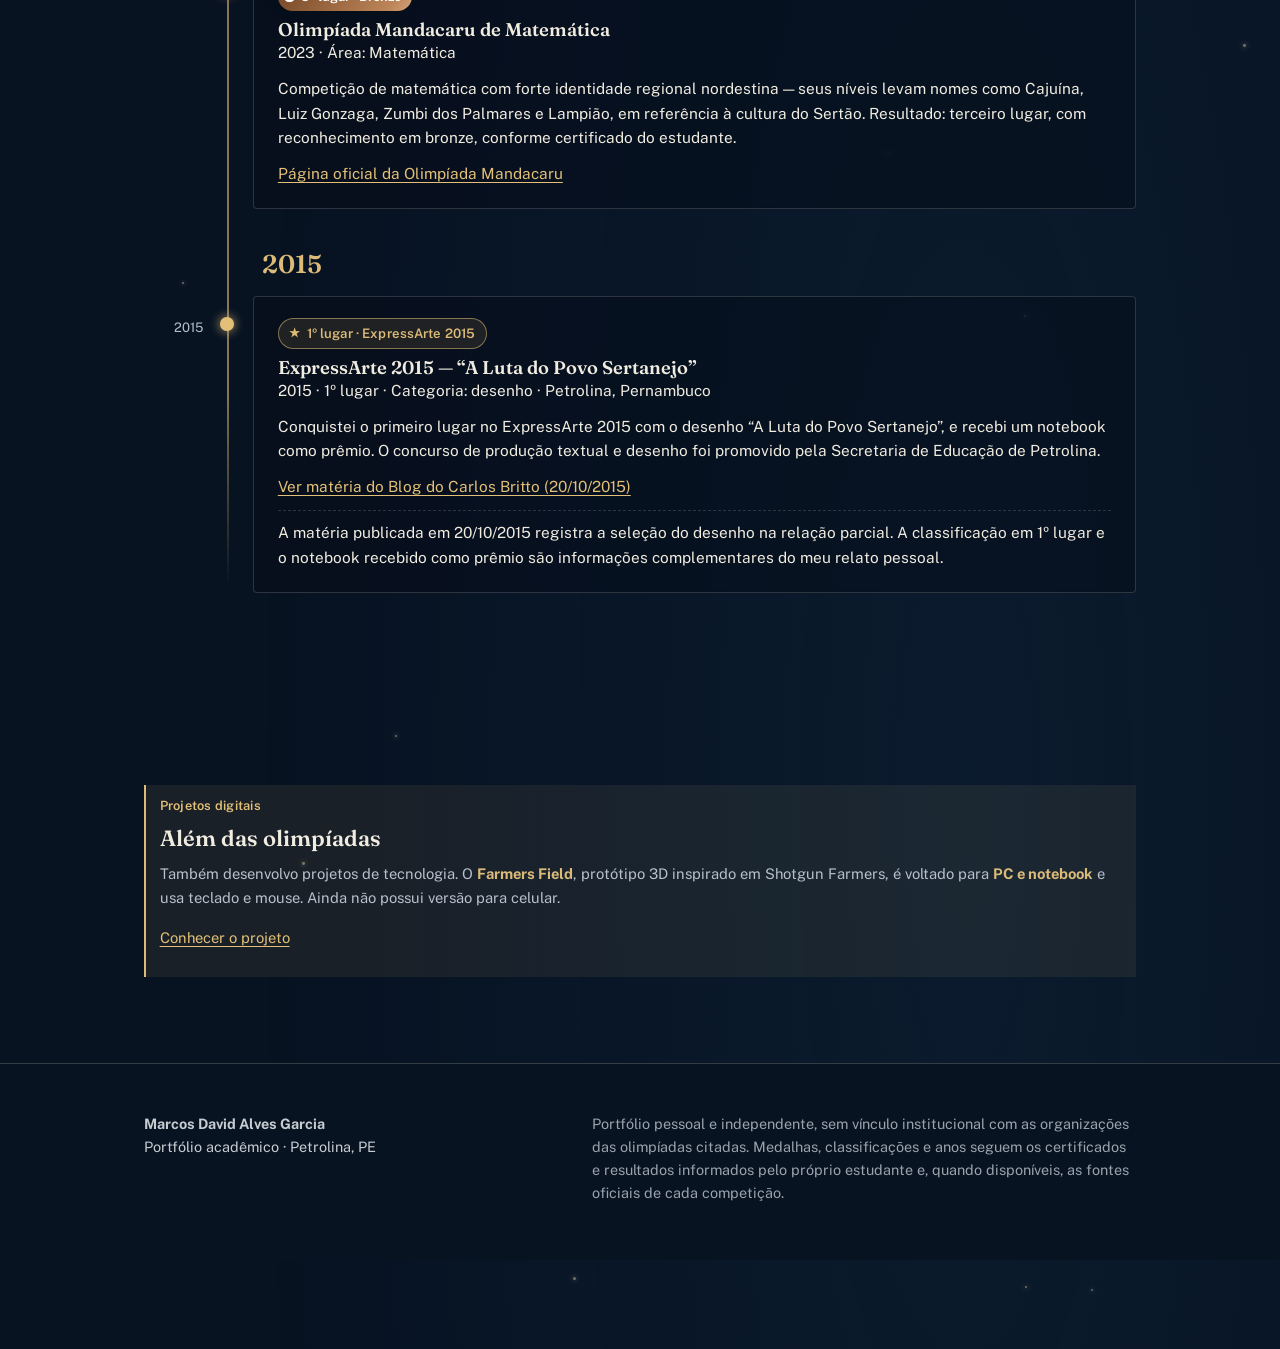
<file: conquistas/index.html>
<!DOCTYPE html>
<html lang="pt-BR">
<head>
<meta charset="UTF-8">
<meta name="viewport" content="width=device-width, initial-scale=1.0">
<title>Conquistas de Marcos David Alves Garcia | Medalhas em Olimpíadas Acadêmicas</title>
<script src="../site-settings.js"></script>
<meta name="description" content="Conheça as conquistas acadêmicas de Marcos David Alves Garcia: medalhas na OBGP, TNBio, OBMF, OBGE, Olimpíada Mandacaru e outras olimpíadas, de 2015 a 2026.">
<link rel="canonical" href="https://davidgarcia15.github.io/marcosdavidalvesgarcia.github.io./conquistas/">

<meta property="og:type" content="website">
<meta property="og:title" content="Conquistas de Marcos David Alves Garcia">
<meta property="og:description" content="Linha do tempo de medalhas e distinções em olimpíadas acadêmicas, de 2015 a 2026.">
<meta property="og:url" content="https://davidgarcia15.github.io/marcosdavidalvesgarcia.github.io./conquistas/">
<meta property="og:locale" content="pt_BR">
<meta name="twitter:card" content="summary">
<meta name="twitter:title" content="Conquistas de Marcos David Alves Garcia">
<meta name="twitter:description" content="Linha do tempo de medalhas e distinções em olimpíadas acadêmicas, de 2015 a 2026.">

<link rel="icon" href="data:image/svg+xml,%3Csvg xmlns='http://www.w3.org/2000/svg' viewBox='0 0 64 64'%3E%3Ccircle cx='32' cy='32' r='31' fill='%230e2038'/%3E%3Ccircle cx='32' cy='32' r='31' fill='none' stroke='%23b8914a' stroke-width='2'/%3E%3Ctext x='32' y='43' font-family='Georgia,serif' font-size='30' fill='%23dcbb79' text-anchor='middle'%3EM%3C/text%3E%3C/svg%3E">

<link rel="preconnect" href="https://fonts.googleapis.com">
<link rel="preconnect" href="https://fonts.gstatic.com" crossorigin>
<link href="https://fonts.googleapis.com/css2?family=Fraunces:ital,wght@0,500;0,600;1,500&family=Public+Sans:wght@400;500;600;700&display=swap" rel="stylesheet">

<link rel="stylesheet" href="../style.css">

<script type="application/ld+json">
{
  "@context": "https://schema.org",
  "@type": "CollectionPage",
  "name": "Conquistas de Marcos David Alves Garcia",
  "url": "https://davidgarcia15.github.io/marcosdavidalvesgarcia.github.io./conquistas/",
  "about": {
    "@type": "Person",
    "name": "Marcos David Alves Garcia"
  }
}
</script>
</head>
<body>
<a class="skip-link" href="#conteudo">Pular para o conteúdo</a>

<header class="site-header">
  <div class="wrap">
    <a class="brand" href="../">Marcos David <span>Alves Garcia</span></a>
    <button class="nav-toggle" aria-expanded="false" aria-controls="main-nav">Menu</button>
    <nav class="main-nav" id="main-nav" aria-label="Navegação principal">
      <ul>
        <li><a href="../">Início</a></li>
        <li><a href="./" aria-current="page">Conquistas</a></li>
        <li><a href="../projetos/">Projetos</a></li>
        <li><a href="../trajetoria/">Minha Trajetória</a></li>
        <li><a href="../sobre/">Sobre</a></li>
      </ul>
      <div class="nav-preferences" role="group" aria-label="Preferências do site">
        <button type="button" class="site-preference-btn" data-language-toggle>English</button>
        <button type="button" class="site-preference-btn" data-lite-toggle>Modo Lite</button>
      </div>
    </nav>
  </div>
</header>

<main id="conteudo">

  <section class="page-hero">
    <div class="wrap">
      <h1>Conquistas acadêmicas</h1>
      <p>
        Linha do tempo com todas as olimpíadas e desafios acadêmicos dos quais participei,
        da edição mais recente à mais antiga. Cada registro indica a competição, o ano, o
        resultado obtido e a instituição organizadora.
      </p>
    </div>
  </section>

  <nav class="filters" aria-label="Filtros de conquistas">
    <div class="wrap">
      <div class="filter-row filter-group" role="group" aria-label="Filtrar por ano">
        <span class="filter-label">Ano:</span>
        <button type="button" class="filter-btn" data-filter-group="ano" data-filter-value="todos" aria-pressed="true">Todos</button>
        <button type="button" class="filter-btn" data-filter-group="ano" data-filter-value="2026" aria-pressed="false">2026</button>
        <button type="button" class="filter-btn" data-filter-group="ano" data-filter-value="2025" aria-pressed="false">2025</button>
        <button type="button" class="filter-btn" data-filter-group="ano" data-filter-value="2024" aria-pressed="false">2024</button>
        <button type="button" class="filter-btn" data-filter-group="ano" data-filter-value="2023" aria-pressed="false">2023</button>
        <button type="button" class="filter-btn" data-filter-group="ano" data-filter-value="2015" aria-pressed="false">2015</button>
      </div>
      <div class="filter-row filter-group" role="group" aria-label="Filtrar por área do conhecimento">
        <span class="filter-label">Área:</span>
        <button type="button" class="filter-btn" data-filter-group="area" data-filter-value="todas" aria-pressed="true">Todas</button>
        <button type="button" class="filter-btn" data-filter-group="area" data-filter-value="geopolitica" aria-pressed="false">Geopolítica</button>
        <button type="button" class="filter-btn" data-filter-group="area" data-filter-value="biologia" aria-pressed="false">Biologia</button>
        <button type="button" class="filter-btn" data-filter-group="area" data-filter-value="matematica" aria-pressed="false">Matemática</button>
        <button type="button" class="filter-btn" data-filter-group="area" data-filter-value="matematica-financeira" aria-pressed="false">Matemática Financeira</button>
        <button type="button" class="filter-btn" data-filter-group="area" data-filter-value="geoinformacao" aria-pressed="false">Geoinformação</button>
        <button type="button" class="filter-btn" data-filter-group="area" data-filter-value="literatura" aria-pressed="false">Literatura</button>
        <button type="button" class="filter-btn" data-filter-group="area" data-filter-value="arte" aria-pressed="false">Arte</button>
      </div>
      <p id="filter-status" class="filter-status" role="status" aria-live="polite" aria-atomic="true">11 registros no catálogo. Use os filtros para explorar a lista.</p>
    </div>
  </nav>

  <section class="timeline">
    <div class="wrap">
      <div class="timeline-list">

        <div class="year-group" data-year="2026">
          <h2 class="year-heading">2026</h2>

          <article class="achievement" data-ano="2026" data-area="biologia">
            <div class="achievement-when">2026</div>
            <div class="achievement-dot-col"><span class="achievement-dot dot-ouro"></span></div>
            <div class="achievement-card">
              <div class="achievement-top">
                <span class="medal-tag medal-ouro">Medalha de ouro</span>
              </div>
              <h3>Torneio Nacional de Biologia (TNBio)</h3>
              <p class="achievement-meta">2026 · Organização: Seleta Educação · Área: Biologia e ciências da vida</p>
              <p>
                O TNBio avalia conhecimentos de Biologia que vão da célula aos ecossistemas,
                passando por biodiversidade, fisiologia humana, genética básica e conservação
                ambiental. Esta foi minha primeira participação na competição, com resultado
                em ouro.
              </p>
              <p class="achievement-link"><a href="https://www.seletaeducacao.com.br/tnbio" target="_blank" rel="noopener">Página oficial do TNBio</a></p>
            </div>
          </article>

          <article class="achievement" data-ano="2026" data-area="geopolitica">
            <div class="achievement-when">2026</div>
            <div class="achievement-dot-col"><span class="achievement-dot dot-prata"></span></div>
            <div class="achievement-card">
              <div class="achievement-top">
                <span class="medal-tag medal-prata">Medalha de prata</span>
              </div>
              <h3>Olimpíada Brasileira de Geopolítica (OBGP)</h3>
              <p class="achievement-meta">2026 · Organização: Seleta Educação · Área: Geopolítica</p>
              <p>
                A OBGP desafia estudantes a compreender as relações entre países — fatores
                geográficos, políticos, econômicos e culturais por trás de conflitos, alianças
                e disputas globais. Minha terceira participação consecutiva na prova, com
                evolução do bronze (2024) para a prata em 2026.
              </p>
              <p class="achievement-link"><a href="https://www.seletaeducacao.com.br/obgp" target="_blank" rel="noopener">Página oficial da OBGP</a></p>
            </div>
          </article>

          <article class="achievement" data-ano="2026" data-area="matematica">
            <div class="achievement-when">2026</div>
            <div class="achievement-dot-col"><span class="achievement-dot dot-pendente"></span></div>
            <div class="achievement-card is-pending">
              <div class="achievement-top">
                <span class="medal-tag medal-pendente">Resultado aguardando</span>
              </div>
              <h3>21ª Olimpíada Brasileira de Matemática das Escolas Públicas (OBMEP)</h3>
              <p class="achievement-meta">Edição 2026 · Organização: IMPA · Área: Matemática</p>
              <p>
                Participação na 21ª edição da OBMEP, em 2026, com classificação para a
                segunda fase. O resultado final ainda aguarda divulgação oficial e este
                registro será atualizado quando houver publicação.
              </p>
              <p class="pending-note">Participação registrada · Resultado pendente de divulgação.</p>
              <p class="achievement-link"><a href="https://www.obmep.org.br/" target="_blank" rel="noopener">Página oficial da OBMEP</a></p>
            </div>
          </article>

          <article class="achievement" data-ano="2026" data-area="literatura">
            <div class="achievement-when">2026</div>
            <div class="achievement-dot-col"><span class="achievement-dot dot-bronze"></span></div>
            <div class="achievement-card">
              <div class="achievement-top">
                <span class="medal-tag medal-bronze">Medalha de bronze · 299º lugar</span>
              </div>
              <h3>16ª Olimpíada de Literatura (OL)</h3>
              <p class="achievement-meta">2026 · Categoria: Júnior 29 · Área: Literatura · Evento em 12 de novembro de 2026</p>
              <p>
                Medalha de bronze na 16ª edição da Olimpíada de Literatura, na categoria
                Júnior 29, com a obra <em>A Revolução dos Bichos</em>, de George Orwell.
                A competição foi realizada em 12 de novembro de 2026.
              </p>
              <p>
                Resultado individual: <strong>884 pontos de 1.000</strong> e
                <strong>299º lugar</strong> na classificação da categoria.
              </p>
              <p class="achievement-link"><a href="https://www.olimpiadadeliteratura.com.br/resultados/a-revolucao-dos-bichos-2" target="_blank" rel="noopener">Consultar resultado oficial — Júnior 29: A Revolução dos Bichos</a></p>
            </div>
          </article>
        </div>

        <div class="year-group" data-year="2025">
          <h2 class="year-heading">2025</h2>

          <article class="achievement" data-ano="2025" data-area="geopolitica">
            <div class="achievement-when">2025</div>
            <div class="achievement-dot-col"><span class="achievement-dot dot-bronze"></span></div>
            <div class="achievement-card">
              <div class="achievement-top">
                <span class="medal-tag medal-bronze">Medalha de bronze</span>
              </div>
              <h3>Olimpíada Brasileira de Geopolítica (OBGP)</h3>
              <p class="achievement-meta">2025 · Organização: Seleta Educação · Área: Geopolítica</p>
              <p>
                Segunda edição da OBGP da qual participei, com resultado em bronze — um passo
                na evolução que levaria à medalha de prata no ano seguinte.
              </p>
              <p class="achievement-link"><a href="https://www.seletaeducacao.com.br/obgp" target="_blank" rel="noopener">Página oficial da OBGP</a></p>
            </div>
          </article>

          <article class="achievement" data-ano="2025" data-area="matematica-financeira">
            <div class="achievement-when">2025</div>
            <div class="achievement-dot-col"><span class="achievement-dot dot-prata"></span></div>
            <div class="achievement-card">
              <div class="achievement-top">
                <span class="medal-tag medal-prata">Medalha de prata</span>
              </div>
              <h3>Olimpíada Brasileira de Matemática Financeira (OBMF)</h3>
              <p class="achievement-meta">2025 · Organização: Seleta Educação · Área: Matemática Financeira</p>
              <p>
                A OBMF une matemática e educação financeira: orçamento, juros, crédito e
                investimentos aplicados a situações do cotidiano. A prova me rendeu a medalha
                de prata em 2025.
              </p>
              <p class="achievement-link"><a href="https://www.seletaeducacao.com.br/obmf" target="_blank" rel="noopener">Página oficial da OBMF</a></p>
            </div>
          </article>


          <article class="achievement" data-ano="2025" data-area="geoinformacao">
            <div class="achievement-when">2025</div>
            <div class="achievement-dot-col">
              <span class="achievement-dot dot-prata"></span>
            </div>
            <div class="achievement-card">
              <div class="achievement-top">
                <span class="medal-tag medal-prata">Medalha de prata</span>
              </div>
              <h3>Olimpíada Brasileira de Geoinformação (OBGE)</h3>
              <p class="achievement-meta">2025 · Área: Geoinformação</p>
              <p>
                Medalha de prata na Olimpíada Brasileira de Geoinformação (OBGE),
                competição acadêmica relacionada à Geografia e à geoinformação.
              </p>
              <p class="achievement-link">
                <a href="https://olimpiadadegeoinformacao.com.br/"
                   target="_blank" rel="noopener">Site oficial da OBGE</a>
              </p>
            </div>
          </article>

          <article class="achievement" data-ano="2025" data-area="matematica">
            <div class="achievement-when">2025</div>
            <div class="achievement-dot-col"><span class="achievement-dot dot-honra"></span></div>
            <div class="achievement-card">
              <div class="achievement-top">
                <span class="medal-tag medal-honra">Menção Honrosa Nacional</span>
              </div>
              <h3>20ª Olimpíada Brasileira de Matemática das Escolas Públicas (OBMEP)</h3>
              <p class="achievement-meta">Edição 2025 · Organização: IMPA, com apoio do MEC e do MCTI · Área: Matemática</p>
              <p>
                A OBMEP, organizada pelo Instituto Nacional de Matemática Pura e Aplicada
                (IMPA) com apoio do Ministério da Educação e do Ministério da Ciência,
                Tecnologia e Inovação, é a maior olimpíada de matemática do Brasil. Na 20ª
                edição (2025), recebi o Certificado de Menção Honrosa Nacional — uma distinção
                concedida a estudantes com bom desempenho na prova, distinta das medalhas de
                ouro, prata e bronze.
              </p>
              <p class="achievement-link"><a href="https://www.obmep.org.br/" target="_blank" rel="noopener">Página oficial da OBMEP</a></p>
            </div>
          </article>
        </div>

        <div class="year-group" data-year="2024">
          <h2 class="year-heading">2024</h2>

          <article class="achievement" data-ano="2024" data-area="geopolitica">
            <div class="achievement-when">2024</div>
            <div class="achievement-dot-col"><span class="achievement-dot dot-bronze"></span></div>
            <div class="achievement-card">
              <div class="achievement-top">
                <span class="medal-tag medal-bronze">Medalha de bronze</span>
              </div>
              <h3>Olimpíada Brasileira de Geopolítica (OBGP)</h3>
              <p class="achievement-meta">2024 · Organização: Seleta Educação · Área: Geopolítica</p>
              <p>
                Minha primeira participação na OBGP, com resultado em bronze — o ponto de
                partida de uma sequência de três edições consecutivas na prova, com evolução
                de resultado a cada ano.
              </p>
              <p class="achievement-link"><a href="https://www.seletaeducacao.com.br/obgp" target="_blank" rel="noopener">Página oficial da OBGP</a></p>
            </div>
          </article>
        </div>

        <div class="year-group" data-year="2023">
          <h2 class="year-heading">2023</h2>

          <article class="achievement" data-ano="2023" data-area="matematica">
            <div class="achievement-when">2023</div>
            <div class="achievement-dot-col"><span class="achievement-dot dot-bronze"></span></div>
            <div class="achievement-card">
              <div class="achievement-top">
                <span class="medal-tag medal-bronze">3º lugar · Bronze</span>
              </div>
              <h3>Olimpíada Mandacaru de Matemática</h3>
              <p class="achievement-meta">2023 · Área: Matemática</p>
              <p>
                Competição de matemática com forte identidade regional nordestina — seus
                níveis levam nomes como Cajuína, Luiz Gonzaga, Zumbi dos Palmares e Lampião,
                em referência à cultura do Sertão. Resultado: terceiro lugar, com
                reconhecimento em bronze, conforme certificado do estudante.
              </p>
              <p class="achievement-link"><a href="https://olimpiadamandacaru.com.br/" target="_blank" rel="noopener">Página oficial da Olimpíada Mandacaru</a></p>
            </div>
          </article>
        </div>

        <div class="year-group" data-year="2015">
          <h2 class="year-heading">2015</h2>

          <article class="achievement" data-ano="2015" data-area="arte">
            <div class="achievement-when">2015</div>
            <div class="achievement-dot-col"><span class="achievement-dot dot-primeiro-lugar"></span></div>
            <div class="achievement-card">
              <div class="achievement-top">
                <span class="resultado-tag resultado-primeiro-lugar">1º lugar · ExpressArte 2015</span>
              </div>
              <h3>ExpressArte 2015 — “A Luta do Povo Sertanejo”</h3>
              <p class="achievement-meta">2015 · 1º lugar · Categoria: desenho · Petrolina, Pernambuco</p>
              <p>
                Conquistei o primeiro lugar no ExpressArte 2015 com o desenho “A Luta do Povo
                Sertanejo”, e recebi um notebook como prêmio. O concurso de produção textual e
                desenho foi promovido pela Secretaria de Educação de Petrolina.
              </p>
              <p class="achievement-link">
                <a href="https://www.carlosbritto.com/secretaria-de-educacao-de-petrolina-divulga-resultado-do-concurso-expressarte-2015/"
                   target="_blank" rel="noopener noreferrer">
                  Ver matéria do Blog do Carlos Britto (20/10/2015)
                </a>
              </p>
              <p class="pending-note">
                A matéria publicada em 20/10/2015 registra a seleção do desenho na relação parcial.
                A classificação em 1º lugar e o notebook recebido como prêmio são informações
                complementares do meu relato pessoal.
              </p>
            </div>
          </article>
        </div>

      </div>
    </div>
  </section>

  <section class="achievement-project-note">
    <div class="wrap">
      <div class="project-device-note">
        <p class="section-label">Projetos digitais</p>
        <h2>Além das olimpíadas</h2>
        <p>Também desenvolvo projetos de tecnologia. O <strong>Farmers Field</strong>, protótipo 3D inspirado em Shotgun Farmers, é voltado para <strong>PC e notebook</strong> e usa teclado e mouse. Ainda não possui versão para celular.</p>
        <p><a href="../projetos/">Conhecer o projeto</a></p>
      </div>
    </div>
  </section>

</main>

<footer class="site-footer">
  <div class="wrap">
    <div>
      <strong>Marcos David Alves Garcia</strong><br>
      Portfólio acadêmico · Petrolina, PE
    </div>
    <p class="footer-note">
      Portfólio pessoal e independente, sem vínculo institucional com as organizações das
      olimpíadas citadas. Medalhas, classificações e anos seguem os certificados e resultados
      informados pelo próprio estudante e, quando disponíveis, as fontes oficiais de cada
      competição.
    </p>
  </div>
</footer>

<script src="../script.js"></script>
</body>
</html>
</file>
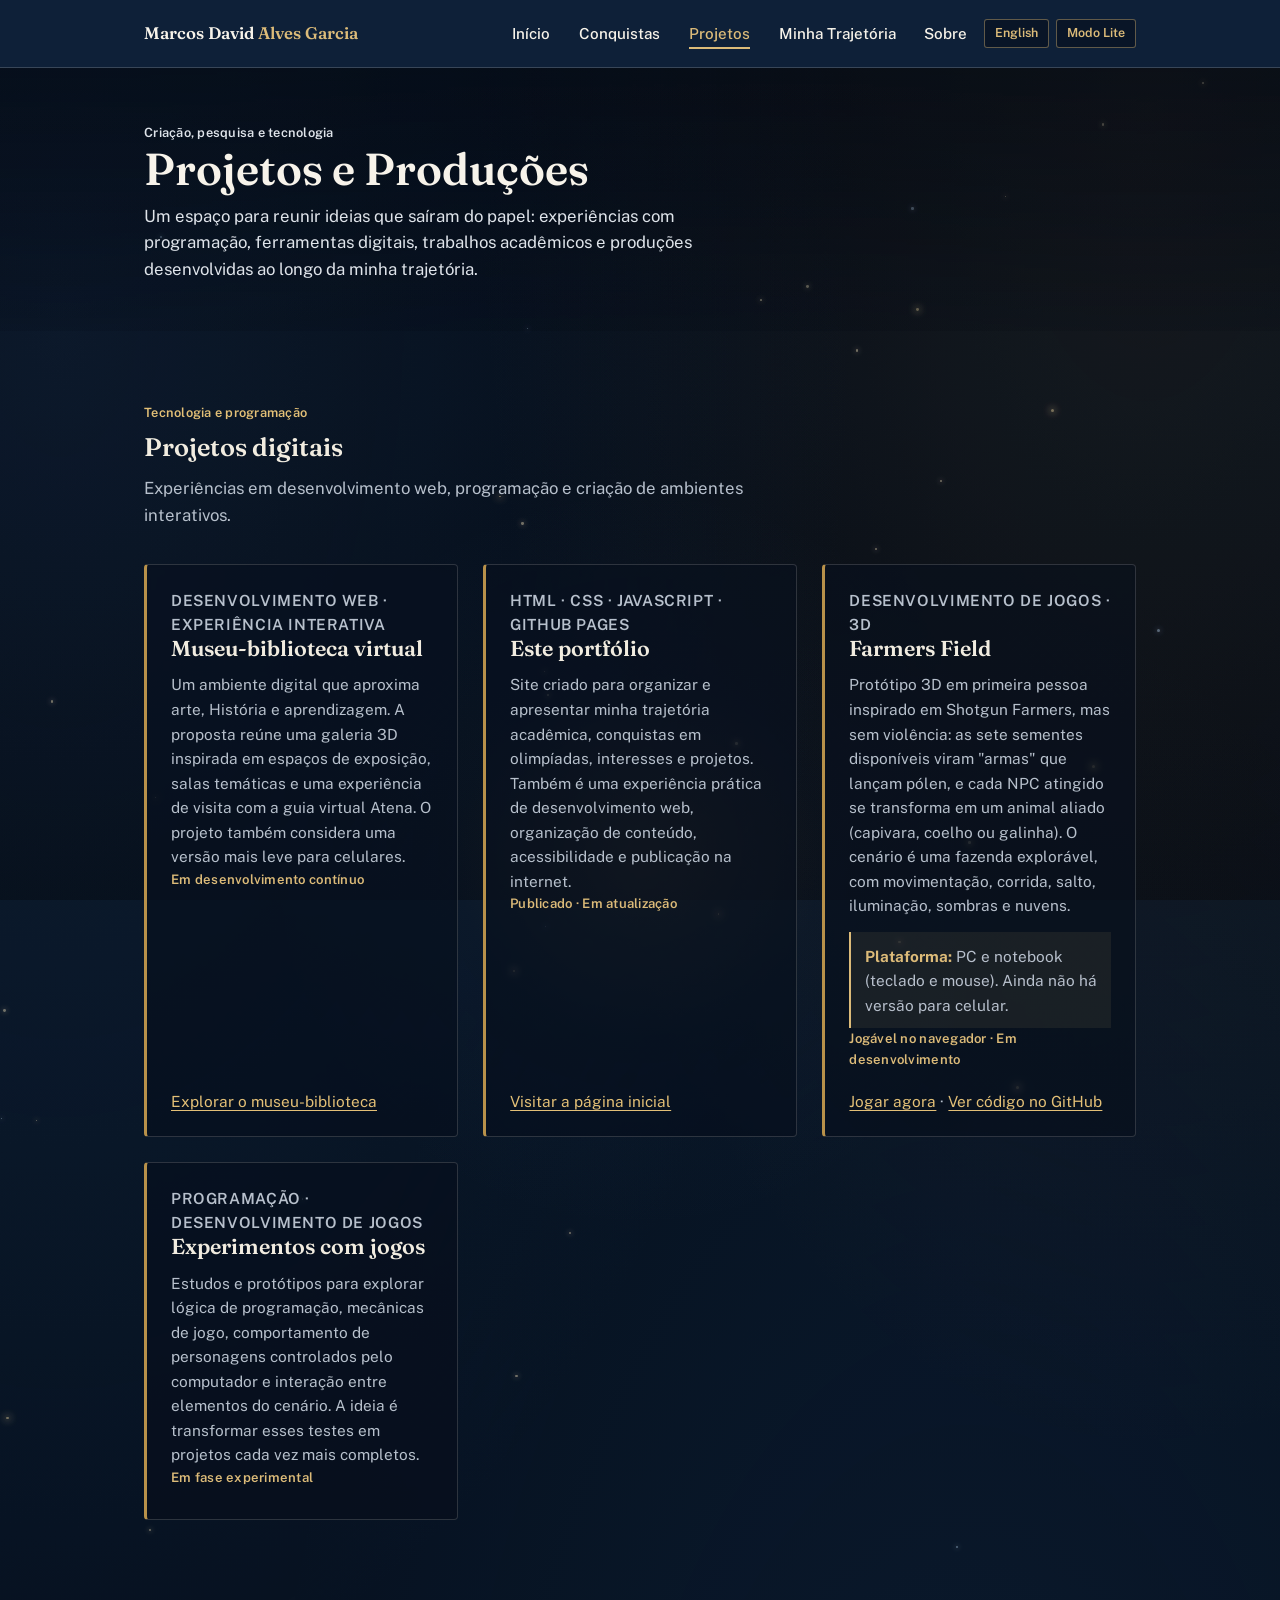
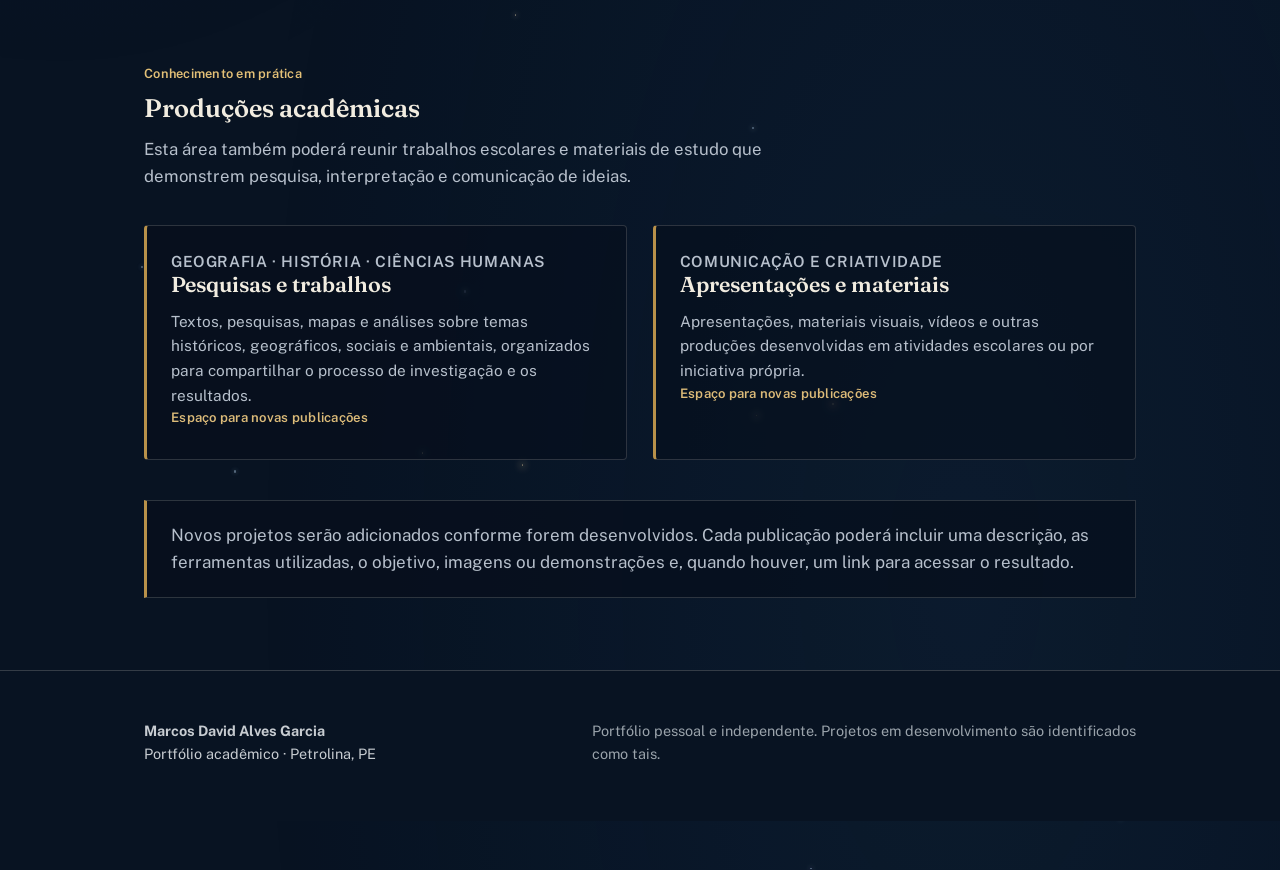
<file: projetos/index.html>
<!DOCTYPE html>
<html lang="pt-BR">
<head>
<meta charset="UTF-8">
<meta name="viewport" content="width=device-width, initial-scale=1.0">
<title>Projetos e Produções | Marcos David Alves Garcia</title>
<script src="../site-settings.js"></script>
<meta name="description" content="Projetos de tecnologia, programação, criação digital e produções acadêmicas de Marcos David Alves Garcia.">
<link rel="canonical" href="https://davidgarcia15.github.io/marcosdavidalvesgarcia.github.io./projetos/">
<meta property="og:type" content="website">
<meta property="og:title" content="Projetos e Produções | Marcos David Alves Garcia">
<meta property="og:description" content="Conheça projetos de tecnologia, programação e produções acadêmicas.">
<meta property="og:url" content="https://davidgarcia15.github.io/marcosdavidalvesgarcia.github.io./projetos/">
<meta property="og:locale" content="pt_BR">
<meta name="twitter:card" content="summary">
<meta name="twitter:title" content="Projetos e Produções | Marcos David Alves Garcia">
<meta name="twitter:description" content="Projetos de tecnologia, programação e produções acadêmicas.">
<link rel="icon" href="data:image/svg+xml,%3Csvg xmlns='http://www.w3.org/2000/svg' viewBox='0 0 64 64'%3E%3Ccircle cx='32' cy='32' r='31' fill='%230e2038'/%3E%3Ccircle cx='32' cy='32' r='31' fill='none' stroke='%23b8914a' stroke-width='2'/%3E%3Ctext x='32' y='43' font-family='Georgia,serif' font-size='30' fill='%23dcbb79' text-anchor='middle'%3EM%3C/text%3E%3C/svg%3E">
<link rel="preconnect" href="https://fonts.googleapis.com">
<link rel="preconnect" href="https://fonts.gstatic.com" crossorigin>
<link href="https://fonts.googleapis.com/css2?family=Fraunces:ital,wght@0,500;0,600;1,500&family=Public+Sans:wght@400;500;600;700&display=swap" rel="stylesheet">
<link rel="stylesheet" href="../style.css">
<style>
.project-card { height:100%; display:flex; flex-direction:column; }
.project-card p { color:var(--ink-soft); font-size:.96rem; }
.project-card .project-status { color:var(--gold-on-navy); font-size:.82rem; font-weight:600; letter-spacing:.02em; margin-bottom:.55rem; }
.project-card .project-links { margin-top:auto; padding-top:.6rem; }
.project-card h2 { font-size:1.35rem; }
.project-category { color:var(--gold-text); font-size:.8rem; font-weight:600; letter-spacing:.04em; text-transform:uppercase; margin-bottom:.6rem; }
.project-intro { max-width:44rem; color:#dfe4ea; font-size:1.05rem; }
.project-note { margin-top:2.5rem; padding:1.3rem 1.5rem; background:var(--panel); border:1px solid var(--border); border-left:3px solid var(--gold); color:var(--ink-soft); }
</style>
</head>
<body>
<a class="skip-link" href="#conteudo">Pular para o conteúdo</a>
<header class="site-header">
  <div class="wrap">
    <a class="brand" href="../">Marcos David <span>Alves Garcia</span></a>
    <button class="nav-toggle" aria-expanded="false" aria-controls="main-nav">Menu</button>
    <nav class="main-nav" id="main-nav" aria-label="Navegação principal">
      <ul>
        <li><a href="../">Início</a></li>
        <li><a href="../conquistas/">Conquistas</a></li>
        <li><a href="./" aria-current="page">Projetos</a></li>
        <li><a href="../trajetoria/">Minha Trajetória</a></li>
        <li><a href="../sobre/">Sobre</a></li>
      </ul>
      <div class="nav-preferences" role="group" aria-label="Preferências do site">
        <button type="button" class="site-preference-btn" data-language-toggle>English</button>
        <button type="button" class="site-preference-btn" data-lite-toggle>Modo Lite</button>
      </div>
    </nav>
  </div>
</header>
<main id="conteudo">
  <section class="page-hero">
    <div class="wrap">
      <p class="section-label">Criação, pesquisa e tecnologia</p>
      <h1>Projetos e Produções</h1>
      <p class="project-intro">Um espaço para reunir ideias que saíram do papel: experiências com programação, ferramentas digitais, trabalhos acadêmicos e produções desenvolvidas ao longo da minha trajetória.</p>
    </div>
  </section>

  <section>
    <div class="wrap">
      <p class="section-label">Tecnologia e programação</p>
      <h2>Projetos digitais</h2>
      <p class="section-intro">Experiências em desenvolvimento web, programação e criação de ambientes interativos.</p>
      <div class="card-grid">
        <article class="highlight-card project-card">
          <p class="project-category">Desenvolvimento web · Experiência interativa</p>
          <h2>Museu-biblioteca virtual</h2>
          <p>Um ambiente digital que aproxima arte, História e aprendizagem. A proposta reúne uma galeria 3D inspirada em espaços de exposição, salas temáticas e uma experiência de visita com a guia virtual Atena. O projeto também considera uma versão mais leve para celulares.</p>
          <p class="project-status">Em desenvolvimento contínuo</p>
          <p class="project-links"><a href="../galeria/">Explorar o museu-biblioteca</a></p>
        </article>

        <article class="highlight-card project-card">
          <p class="project-category">HTML · CSS · JavaScript · GitHub Pages</p>
          <h2>Este portfólio</h2>
          <p>Site criado para organizar e apresentar minha trajetória acadêmica, conquistas em olimpíadas, interesses e projetos. Também é uma experiência prática de desenvolvimento web, organização de conteúdo, acessibilidade e publicação na internet.</p>
          <p class="project-status">Publicado · Em atualização</p>
          <p class="project-links"><a href="../">Visitar a página inicial</a></p>
        </article>

        <article class="highlight-card project-card">
          <p class="project-category">Desenvolvimento de jogos · 3D</p>
          <h2>Farmers Field</h2>
          <p>Protótipo 3D em primeira pessoa inspirado em Shotgun Farmers, mas sem violência: as sete sementes disponíveis viram "armas" que lançam pólen, e cada NPC atingido se transforma em um animal aliado (capivara, coelho ou galinha). O cenário é uma fazenda explorável, com movimentação, corrida, salto, iluminação, sombras e nuvens.</p>
          <p class="project-device-note"><strong>Plataforma:</strong> PC e notebook (teclado e mouse). Ainda não há versão para celular.</p>
          <p class="project-status">Jogável no navegador · Em desenvolvimento</p>
          <p class="project-links"><a href="../shotgun-farmers-3d/">Jogar agora</a> · <a href="https://github.com/DavidGarcia15/shotgun-farmers-3d" target="_blank" rel="noopener">Ver código no GitHub</a></p>
        </article>
        <article class="highlight-card project-card">
          <p class="project-category">Programação · Desenvolvimento de jogos</p>
          <h2>Experimentos com jogos</h2>
          <p>Estudos e protótipos para explorar lógica de programação, mecânicas de jogo, comportamento de personagens controlados pelo computador e interação entre elementos do cenário. A ideia é transformar esses testes em projetos cada vez mais completos.</p>
          <p class="project-status">Em fase experimental</p>
        </article>
      </div>
    </div>
  </section>

  <section>
    <div class="wrap">
      <p class="section-label">Conhecimento em prática</p>
      <h2>Produções acadêmicas</h2>
      <p class="section-intro">Esta área também poderá reunir trabalhos escolares e materiais de estudo que demonstrem pesquisa, interpretação e comunicação de ideias.</p>
      <div class="card-grid">
        <article class="highlight-card project-card">
          <p class="project-category">Geografia · História · Ciências humanas</p>
          <h2>Pesquisas e trabalhos</h2>
          <p>Textos, pesquisas, mapas e análises sobre temas históricos, geográficos, sociais e ambientais, organizados para compartilhar o processo de investigação e os resultados.</p>
          <p class="project-status">Espaço para novas publicações</p>
        </article>
        <article class="highlight-card project-card">
          <p class="project-category">Comunicação e criatividade</p>
          <h2>Apresentações e materiais</h2>
          <p>Apresentações, materiais visuais, vídeos e outras produções desenvolvidas em atividades escolares ou por iniciativa própria.</p>
          <p class="project-status">Espaço para novas publicações</p>
        </article>
      </div>
      <div class="project-note">Novos projetos serão adicionados conforme forem desenvolvidos. Cada publicação poderá incluir uma descrição, as ferramentas utilizadas, o objetivo, imagens ou demonstrações e, quando houver, um link para acessar o resultado.</div>
    </div>
  </section>
</main>
<footer class="site-footer">
  <div class="wrap">
    <div>
      <strong>Marcos David Alves Garcia</strong><br>
      Portfólio acadêmico · Petrolina, PE
    </div>
    <p class="footer-note">Portfólio pessoal e independente. Projetos em desenvolvimento são identificados como tais.</p>
  </div>
</footer>
<script src="../script.js"></script>
</body>
</html>
</file>
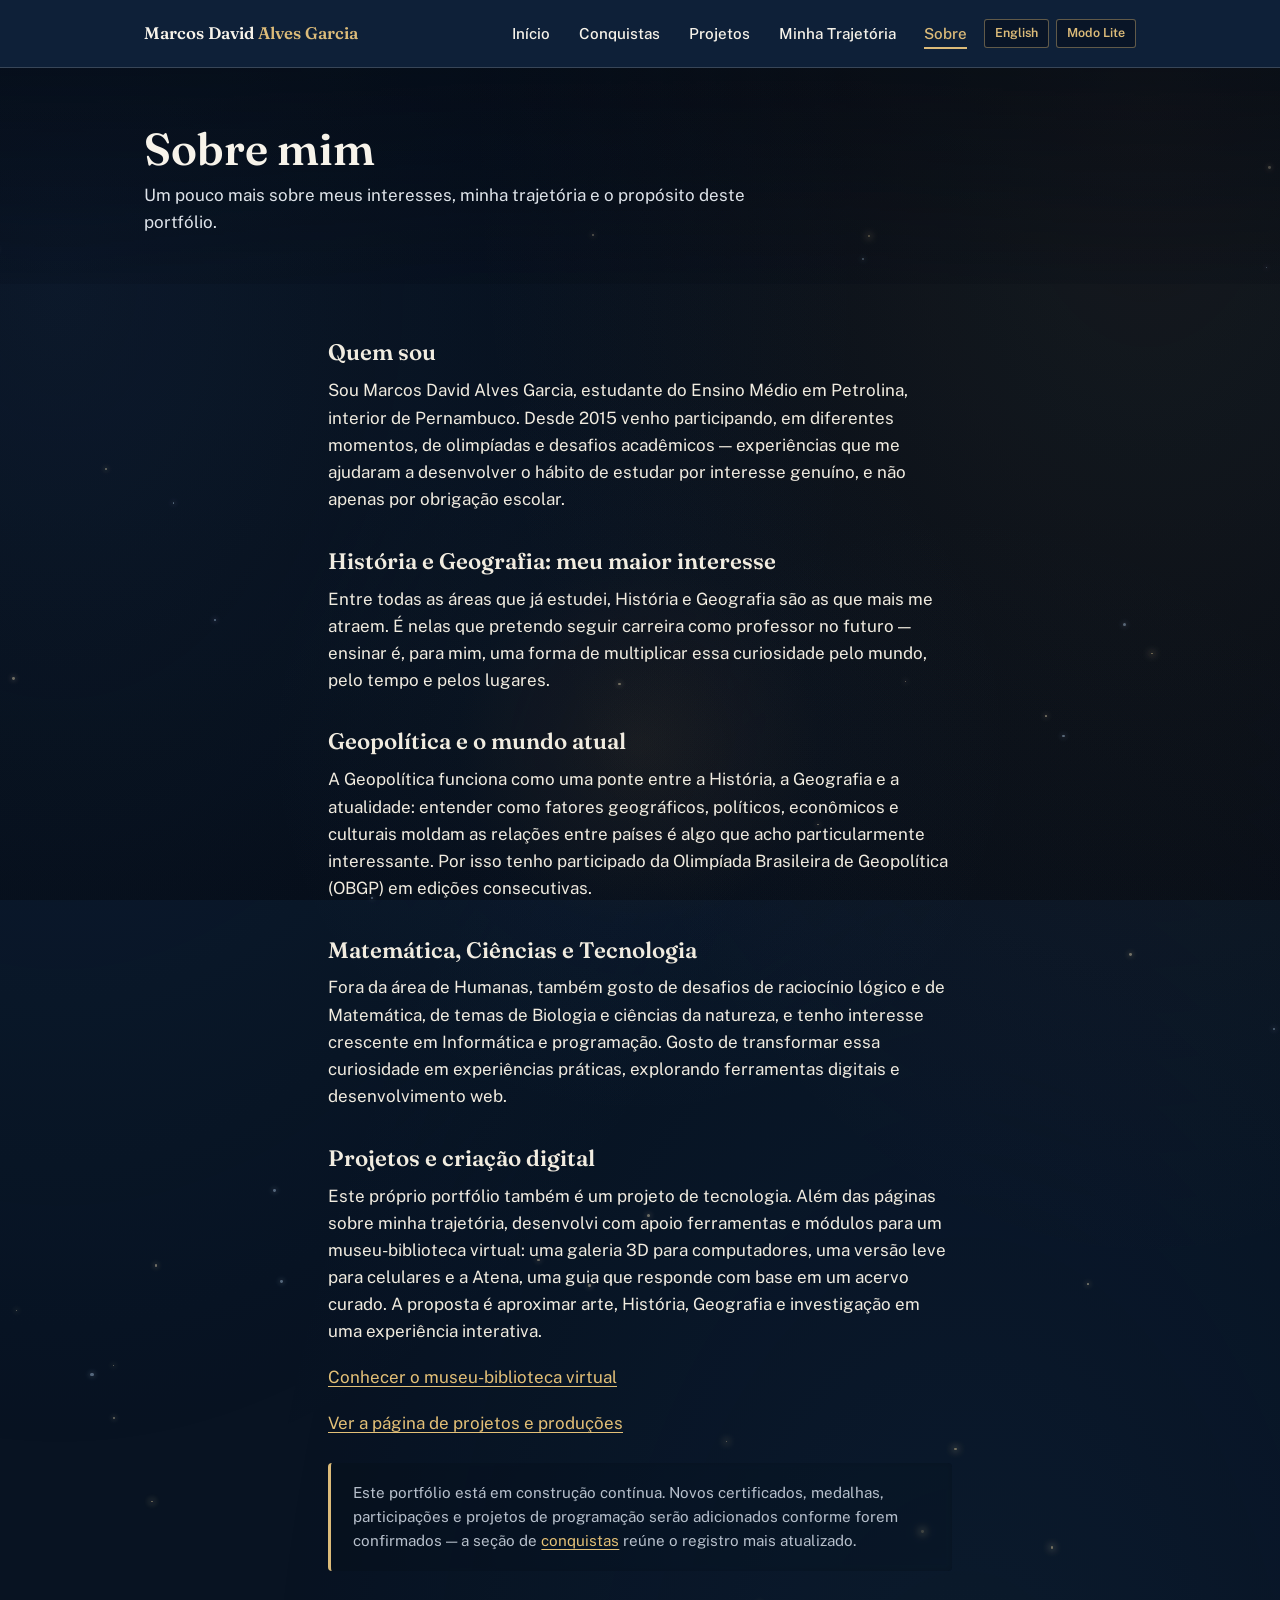
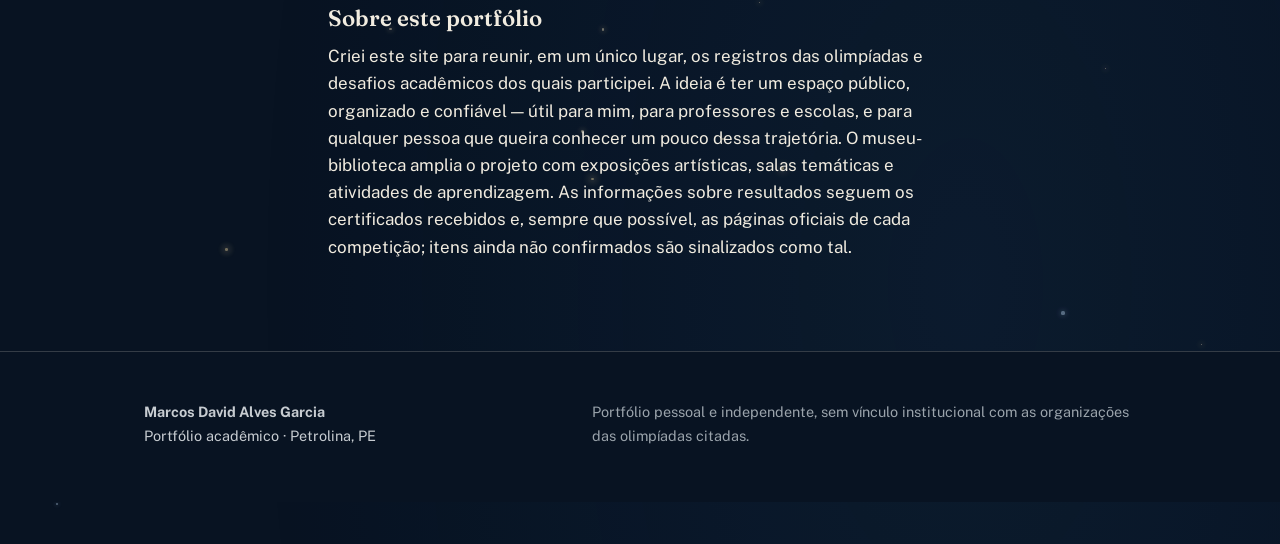
<file: sobre/index.html>
<!DOCTYPE html>
<html lang="pt-BR">
<head>
<meta charset="UTF-8">
<meta name="viewport" content="width=device-width, initial-scale=1.0">
<title>Sobre Marcos David Alves Garcia | Portfólio Acadêmico</title>
<script src="../site-settings.js"></script>
<meta name="description" content="Conheça Marcos David Alves Garcia, seus interesses em História, Geografia, Geopolítica, Matemática e Biologia, além do museu-biblioteca virtual que integra seu portfólio.">
<link rel="canonical" href="https://davidgarcia15.github.io/marcosdavidalvesgarcia.github.io./sobre/">

<meta property="og:type" content="profile">
<meta property="og:title" content="Sobre Marcos David Alves Garcia">
<meta property="og:description" content="Interesses, trajetória acadêmica e o museu-biblioteca virtual que integra este portfólio.">
<meta property="og:url" content="https://davidgarcia15.github.io/marcosdavidalvesgarcia.github.io./sobre/">
<meta property="og:locale" content="pt_BR">
<meta name="twitter:card" content="summary">
<meta name="twitter:title" content="Sobre Marcos David Alves Garcia">
<meta name="twitter:description" content="Interesses, trajetória acadêmica e o museu-biblioteca virtual que integra este portfólio.">

<link rel="icon" href="data:image/svg+xml,%3Csvg xmlns='http://www.w3.org/2000/svg' viewBox='0 0 64 64'%3E%3Ccircle cx='32' cy='32' r='31' fill='%230e2038'/%3E%3Ccircle cx='32' cy='32' r='31' fill='none' stroke='%23b8914a' stroke-width='2'/%3E%3Ctext x='32' y='43' font-family='Georgia,serif' font-size='30' fill='%23dcbb79' text-anchor='middle'%3EM%3C/text%3E%3C/svg%3E">

<link rel="preconnect" href="https://fonts.googleapis.com">
<link rel="preconnect" href="https://fonts.gstatic.com" crossorigin>
<link href="https://fonts.googleapis.com/css2?family=Fraunces:ital,wght@0,500;0,600;1,500&family=Public+Sans:wght@400;500;600;700&display=swap" rel="stylesheet">

<link rel="stylesheet" href="../style.css">
</head>
<body>
<a class="skip-link" href="#conteudo">Pular para o conteúdo</a>

<header class="site-header">
  <div class="wrap">
    <a class="brand" href="../">Marcos David <span>Alves Garcia</span></a>
    <button class="nav-toggle" aria-expanded="false" aria-controls="main-nav">Menu</button>
    <nav class="main-nav" id="main-nav" aria-label="Navegação principal">
      <ul>
        <li><a href="../">Início</a></li>
        <li><a href="../conquistas/">Conquistas</a></li>
        <li><a href="../projetos/">Projetos</a></li>
        <li><a href="../trajetoria/">Minha Trajetória</a></li>
        <li><a href="./" aria-current="page">Sobre</a></li>
      </ul>
      <div class="nav-preferences" role="group" aria-label="Preferências do site">
        <button type="button" class="site-preference-btn" data-language-toggle>English</button>
        <button type="button" class="site-preference-btn" data-lite-toggle>Modo Lite</button>
      </div>
    </nav>
  </div>
</header>

<main id="conteudo">

  <section class="page-hero">
    <div class="wrap">
      <h1>Sobre mim</h1>
      <p>Um pouco mais sobre meus interesses, minha trajetória e o propósito deste portfólio.</p>
    </div>
  </section>

  <section class="about-section">
    <div class="wrap prose">

      <h2>Quem sou</h2>
      <p>
        Sou Marcos David Alves Garcia, estudante do Ensino Médio em Petrolina, interior de
        Pernambuco. Desde 2015 venho participando, em diferentes momentos, de olimpíadas e
        desafios acadêmicos — experiências que me ajudaram a desenvolver o hábito de estudar
        por interesse genuíno, e não apenas por obrigação escolar.
      </p>

      <h2>História e Geografia: meu maior interesse</h2>
      <p>
        Entre todas as áreas que já estudei, História e Geografia são as que mais me atraem.
        É nelas que pretendo seguir carreira como professor no futuro — ensinar é, para mim,
        uma forma de multiplicar essa curiosidade pelo mundo, pelo tempo e pelos lugares.
      </p>

      <h2>Geopolítica e o mundo atual</h2>
      <p>
        A Geopolítica funciona como uma ponte entre a História, a Geografia e a atualidade:
        entender como fatores geográficos, políticos, econômicos e culturais moldam as
        relações entre países é algo que acho particularmente interessante. Por isso tenho
        participado da Olimpíada Brasileira de Geopolítica (OBGP) em edições consecutivas.
      </p>

      <h2>Matemática, Ciências e Tecnologia</h2>
      <p>
        Fora da área de Humanas, também gosto de desafios de raciocínio lógico e de
        Matemática, de temas de Biologia e ciências da natureza, e tenho interesse crescente
        em Informática e programação. Gosto de transformar essa curiosidade em experiências
        práticas, explorando ferramentas digitais e desenvolvimento web.
      </p>

      <h2>Projetos e criação digital</h2>
      <p>
        Este próprio portfólio também é um projeto de tecnologia. Além das páginas sobre
        minha trajetória, desenvolvi com apoio ferramentas e módulos para um museu-biblioteca
        virtual: uma galeria 3D para computadores, uma versão leve para celulares e a Atena,
        uma guia que responde com base em um acervo curado. A proposta é aproximar arte,
        História, Geografia e investigação em uma experiência interativa.
      </p>
      <p>
        <a href="../galeria/">Conhecer o museu-biblioteca virtual</a>
      </p>
      <p><a href="../projetos/">Ver a página de projetos e produções</a></p>

      <div class="callout">
        Este portfólio está em construção contínua. Novos certificados, medalhas,
        participações e projetos de programação serão adicionados conforme forem
        confirmados — a seção de <a href="../conquistas/">conquistas</a> reúne o registro
        mais atualizado.
      </div>

      <h2>Sobre este portfólio</h2>
      <p>
        Criei este site para reunir, em um único lugar, os registros das olimpíadas e
        desafios acadêmicos dos quais participei. A ideia é ter um espaço público, organizado
        e confiável — útil para mim, para professores e escolas, e para qualquer pessoa que
        queira conhecer um pouco dessa trajetória. O museu-biblioteca amplia o projeto com
        exposições artísticas, salas temáticas e atividades de aprendizagem. As informações
        sobre resultados seguem os certificados recebidos e, sempre que possível, as páginas
        oficiais de cada competição; itens ainda não confirmados são sinalizados como tal.
      </p>

    </div>
  </section>

</main>

<footer class="site-footer">
  <div class="wrap">
    <div>
      <strong>Marcos David Alves Garcia</strong><br>
      Portfólio acadêmico · Petrolina, PE
    </div>
    <p class="footer-note">
      Portfólio pessoal e independente, sem vínculo institucional com as organizações das
      olimpíadas citadas.
    </p>
  </div>
</footer>

<script src="../script.js"></script>
</body>
</html>
</file>
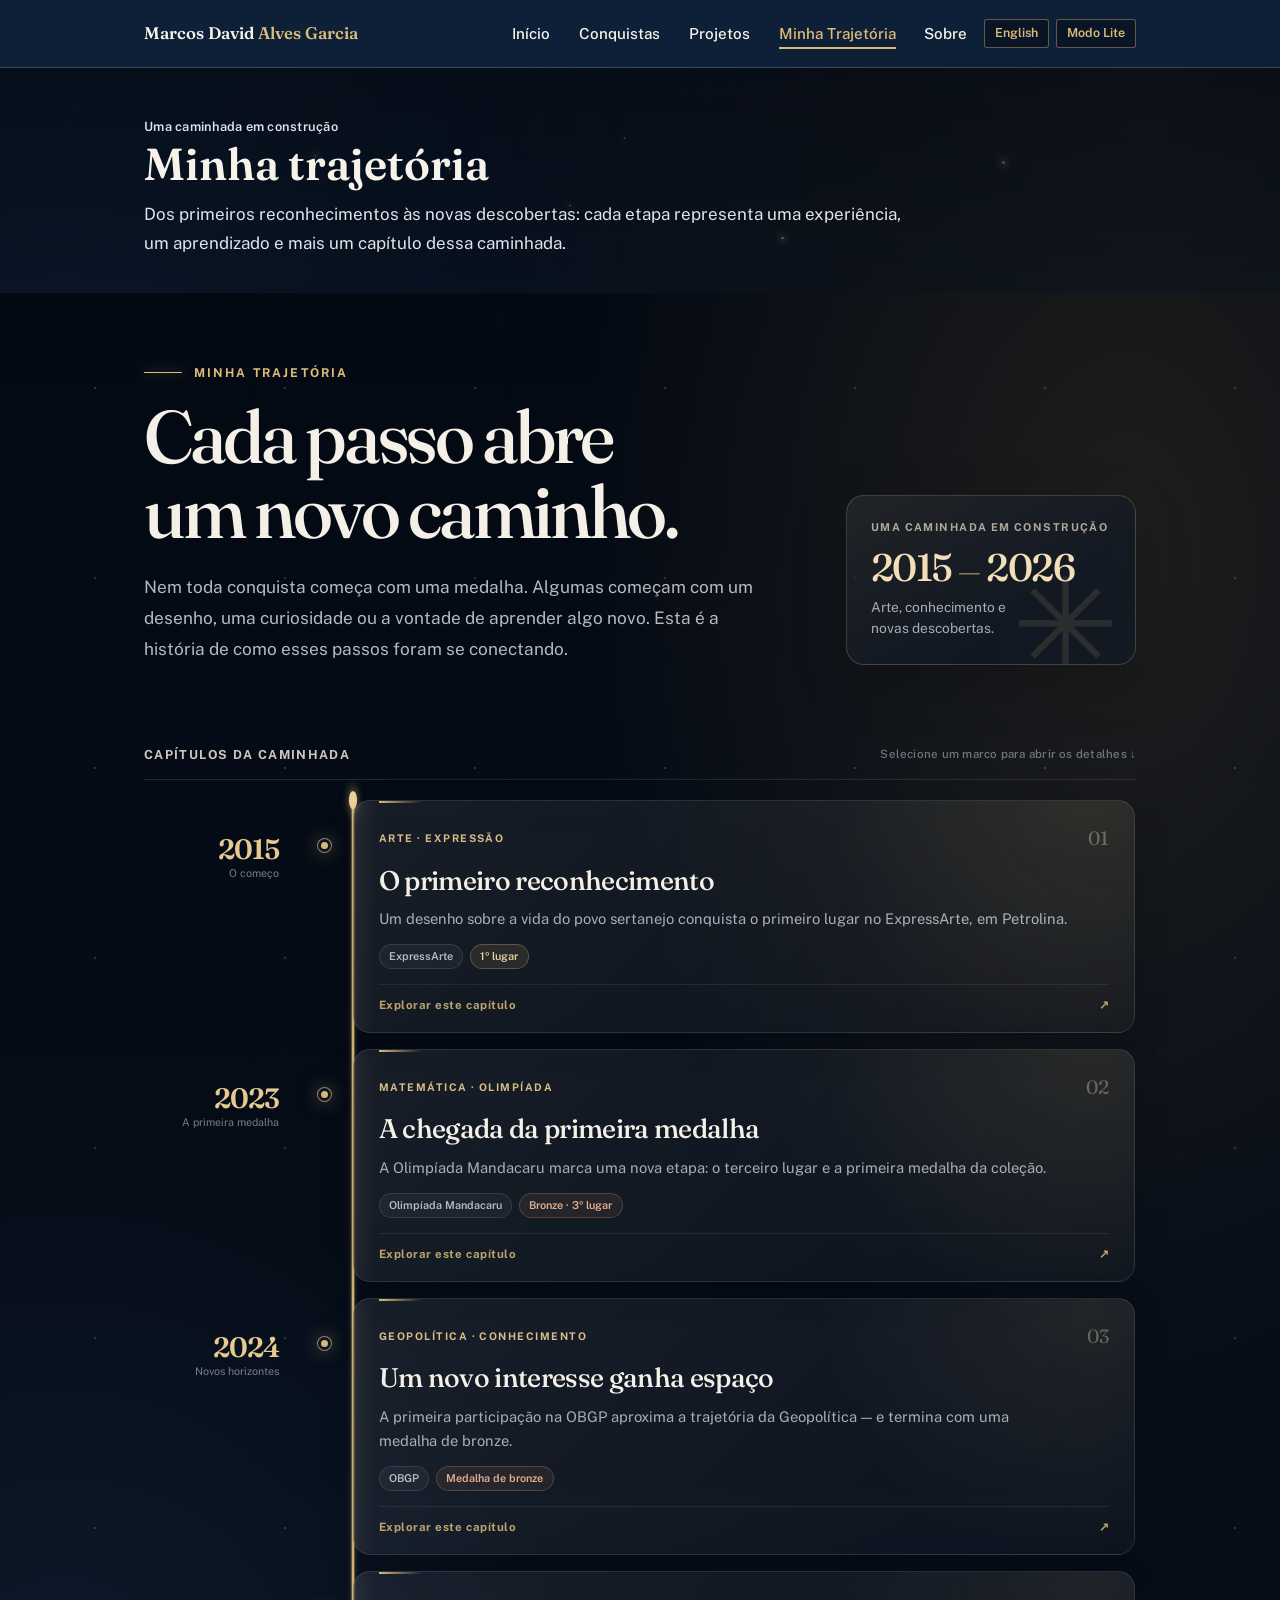
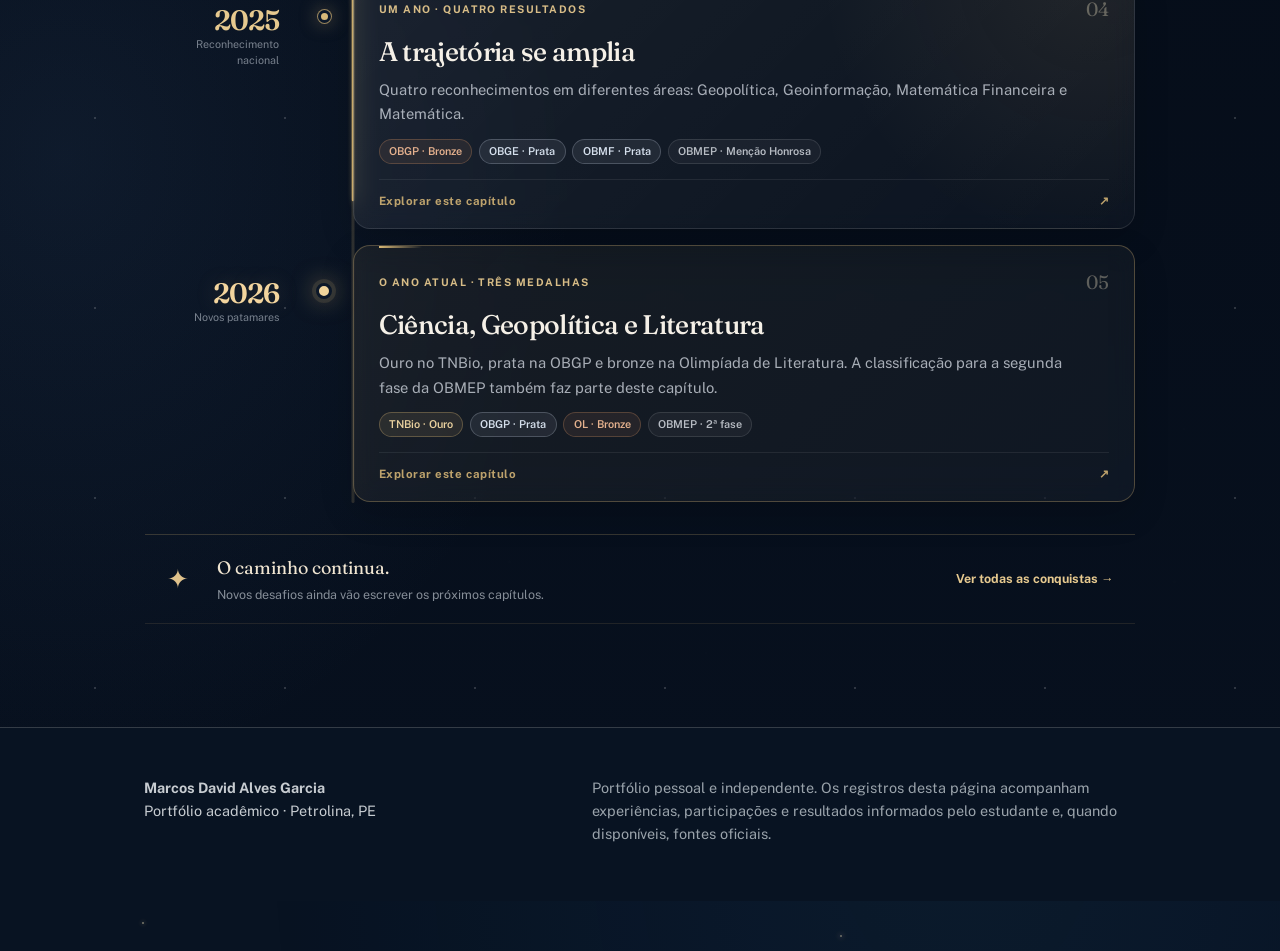
<file: trajetoria/index.html>
<!DOCTYPE html>
<html lang="pt-BR">
<head>
<meta charset="UTF-8">
<meta name="viewport" content="width=device-width, initial-scale=1.0">
<title>Minha Trajetória | Marcos David Alves Garcia</title>
<script src="../site-settings.js"></script>
<meta name="description" content="Conheça a trajetória de Marcos David Alves Garcia, do primeiro reconhecimento em 2015 às conquistas acadêmicas e novos desafios de 2026.">
<link rel="canonical" href="https://davidgarcia15.github.io/marcosdavidalvesgarcia.github.io./trajetoria/">
<meta property="og:type" content="website">
<meta property="og:title" content="Minha Trajetória | Marcos David Alves Garcia">
<meta property="og:description" content="Uma caminhada de descobertas, estudos e conquistas, de 2015 a 2026.">
<meta property="og:url" content="https://davidgarcia15.github.io/marcosdavidalvesgarcia.github.io./trajetoria/">
<meta property="og:locale" content="pt_BR">
<meta name="twitter:card" content="summary">
<meta name="twitter:title" content="Minha Trajetória | Marcos David Alves Garcia">
<meta name="twitter:description" content="Uma caminhada de descobertas, estudos e conquistas, de 2015 a 2026.">
<link rel="icon" href="data:image/svg+xml,%3Csvg xmlns='http://www.w3.org/2000/svg' viewBox='0 0 64 64'%3E%3Ccircle cx='32' cy='32' r='31' fill='%230e2038'/%3E%3Ccircle cx='32' cy='32' r='31' fill='none' stroke='%23b8914a' stroke-width='2'/%3E%3Ctext x='32' y='43' font-family='Georgia,serif' font-size='30' fill='%23dcbb79' text-anchor='middle'%3EM%3C/text%3E%3C/svg%3E">
<link rel="preconnect" href="https://fonts.googleapis.com">
<link rel="preconnect" href="https://fonts.gstatic.com" crossorigin>
<link href="https://fonts.googleapis.com/css2?family=Fraunces:ital,wght@0,500;0,600;1,500&family=Public+Sans:wght@400;500;600;700&display=swap" rel="stylesheet">
<link rel="stylesheet" href="../style.css">
</head>
<body>
<a class="skip-link" href="#conteudo">Pular para o conteúdo</a>
<header class="site-header">
  <div class="wrap">
    <a class="brand" href="../">Marcos David <span>Alves Garcia</span></a>
    <button class="nav-toggle" aria-expanded="false" aria-controls="main-nav">Menu</button>
    <nav class="main-nav" id="main-nav" aria-label="Navegação principal">
      <ul>
        <li><a href="../">Início</a></li>
        <li><a href="../conquistas/">Conquistas</a></li>
        <li><a href="../projetos/">Projetos</a></li>
        <li><a href="./" aria-current="page">Minha Trajetória</a></li>
        <li><a href="../sobre/">Sobre</a></li>
      </ul>
      <div class="nav-preferences" role="group" aria-label="Preferências do site">
        <button type="button" class="site-preference-btn" data-language-toggle>English</button>
        <button type="button" class="site-preference-btn" data-lite-toggle>Modo Lite</button>
      </div>
    </nav>
  </div>
</header>
<main id="conteudo">
  <section class="page-hero trajectory-page-hero">
    <div class="wrap">
      <p class="section-label">Uma caminhada em construção</p>
      <h1>Minha trajetória</h1>
      <p>Dos primeiros reconhecimentos às novas descobertas: cada etapa representa uma experiência, um aprendizado e mais um capítulo dessa caminhada.</p>
    </div>
  </section>
  <section class="trajectory" id="minha-trajetoria" aria-labelledby="trajectory-title">
  <div class="wrap journey-layout">
    <header class="journey-heading">
      <div class="journey-heading-copy">
        <p class="journey-eyebrow"><span class="journey-eyebrow-line"></span> Minha trajetória</p>
        <h2 id="trajectory-title" class="journey-heading-title">Cada passo abre um novo caminho.</h2>
        <p class="journey-intro">Nem toda conquista começa com uma medalha. Algumas começam com um desenho, uma curiosidade ou a vontade de aprender algo novo. Esta é a história de como esses passos foram se conectando.</p>
      </div>
      <aside class="journey-summary" aria-label="Resumo da trajetória">
        <span class="journey-summary-label">Uma caminhada em construção</span>
        <strong class="journey-summary-years">2015 <span>—</span> 2026</strong>
        <span class="journey-summary-caption">Arte, conhecimento e novas descobertas.</span>
        <span class="journey-summary-decoration" aria-hidden="true">✳</span>
      </aside>
    </header>
    <div class="journey-timeline-heading"><span>Capítulos da caminhada</span><span>Selecione um marco para abrir os detalhes ↓</span></div>
    <div class="journey-track">
      <svg class="journey-track-svg" viewBox="0 0 100 1000" preserveAspectRatio="none" aria-hidden="true">
        <path class="journey-track-bg" pathLength="1" d="M50 0 C50 55 50 85 50 125 S50 205 50 250 S50 330 50 375 S50 455 50 500 S50 580 50 625 S50 705 50 750 S50 830 50 875 S50 945 50 1000"/>
        <path class="journey-track-ink" pathLength="1" d="M50 0 C50 55 50 85 50 125 S50 205 50 250 S50 330 50 375 S50 455 50 500 S50 580 50 625 S50 705 50 750 S50 830 50 875 S50 945 50 1000"/>
        <g class="journey-track-pen" aria-hidden="true"><circle cx="50" cy="0" r="7"/></g>
      </svg>
      <ol class="journey-list">
        <li class="journey-item" data-ano="2015"><div class="journey-year"><span>2015</span><small>O começo</small></div><span class="journey-node" aria-hidden="true"><span></span></span><button type="button" class="trajectory-card journey-card" data-template="trajetoria-2015" aria-haspopup="dialog" aria-label="Ver detalhes de 2015"><span class="journey-card-top"><span class="journey-card-kicker">Arte · Expressão</span><span class="journey-card-index">01</span></span><span class="journey-card-title">O primeiro reconhecimento</span><span class="journey-card-copy">Um desenho sobre a vida do povo sertanejo conquista o primeiro lugar no ExpressArte, em Petrolina.</span><span class="journey-tags"><span class="journey-tag">ExpressArte</span><span class="journey-tag journey-tag-gold">1º lugar</span></span><span class="journey-card-footer"><span>Explorar este capítulo</span><span>↗</span></span></button></li>
        <li class="journey-item" data-ano="2023"><div class="journey-year"><span>2023</span><small>A primeira medalha</small></div><span class="journey-node" aria-hidden="true"><span></span></span><button type="button" class="trajectory-card journey-card" data-template="trajetoria-2023" aria-haspopup="dialog" aria-label="Ver detalhes de 2023"><span class="journey-card-top"><span class="journey-card-kicker">Matemática · Olimpíada</span><span class="journey-card-index">02</span></span><span class="journey-card-title">A chegada da primeira medalha</span><span class="journey-card-copy">A Olimpíada Mandacaru marca uma nova etapa: o terceiro lugar e a primeira medalha da coleção.</span><span class="journey-tags"><span class="journey-tag">Olimpíada Mandacaru</span><span class="journey-tag journey-tag-bronze">Bronze · 3º lugar</span></span><span class="journey-card-footer"><span>Explorar este capítulo</span><span>↗</span></span></button></li>
        <li class="journey-item" data-ano="2024"><div class="journey-year"><span>2024</span><small>Novos horizontes</small></div><span class="journey-node" aria-hidden="true"><span></span></span><button type="button" class="trajectory-card journey-card" data-template="trajetoria-2024" aria-haspopup="dialog" aria-label="Ver detalhes de 2024"><span class="journey-card-top"><span class="journey-card-kicker">Geopolítica · Conhecimento</span><span class="journey-card-index">03</span></span><span class="journey-card-title">Um novo interesse ganha espaço</span><span class="journey-card-copy">A primeira participação na OBGP aproxima a trajetória da Geopolítica — e termina com uma medalha de bronze.</span><span class="journey-tags"><span class="journey-tag">OBGP</span><span class="journey-tag journey-tag-bronze">Medalha de bronze</span></span><span class="journey-card-footer"><span>Explorar este capítulo</span><span>↗</span></span></button></li>
        <li class="journey-item" data-ano="2025"><div class="journey-year"><span>2025</span><small>Reconhecimento nacional</small></div><span class="journey-node" aria-hidden="true"><span></span></span><button type="button" class="trajectory-card journey-card" data-template="trajetoria-2025" aria-haspopup="dialog" aria-label="Ver detalhes de 2025"><span class="journey-card-top"><span class="journey-card-kicker">Um ano · Quatro resultados</span><span class="journey-card-index">04</span></span><span class="journey-card-title">A trajetória se amplia</span><span class="journey-card-copy">Quatro reconhecimentos em diferentes áreas: Geopolítica, Geoinformação, Matemática Financeira e Matemática.</span><span class="journey-tags"><span class="journey-tag journey-tag-bronze">OBGP · Bronze</span><span class="journey-tag journey-tag-silver">OBGE · Prata</span><span class="journey-tag journey-tag-silver">OBMF · Prata</span><span class="journey-tag">OBMEP · Menção Honrosa</span></span><span class="journey-card-footer"><span>Explorar este capítulo</span><span>↗</span></span></button></li>
        <li class="journey-item journey-item-current" data-ano="2026"><div class="journey-year"><span>2026</span><small>Novos patamares</small></div><span class="journey-node" aria-hidden="true"><span></span></span><button type="button" class="trajectory-card journey-card" data-template="trajetoria-2026" aria-haspopup="dialog" aria-label="Ver detalhes de 2026"><span class="journey-card-top"><span class="journey-card-kicker">O ano atual · Três medalhas</span><span class="journey-card-index">05</span></span><span class="journey-card-title">Ciência, Geopolítica e Literatura</span><span class="journey-card-copy">Ouro no TNBio, prata na OBGP e bronze na Olimpíada de Literatura. A classificação para a segunda fase da OBMEP também faz parte deste capítulo.</span><span class="journey-tags"><span class="journey-tag journey-tag-gold">TNBio · Ouro</span><span class="journey-tag journey-tag-silver">OBGP · Prata</span><span class="journey-tag journey-tag-bronze">OL · Bronze</span><span class="journey-tag">OBMEP · 2ª fase</span></span><span class="journey-card-footer"><span>Explorar este capítulo</span><span>↗</span></span></button></li>
      </ol>
    </div>
    <footer class="journey-closing"><span class="journey-closing-mark" aria-hidden="true">✦</span><p>O caminho continua.<span>Novos desafios ainda vão escrever os próximos capítulos.</span></p><a href="../conquistas/">Ver todas as conquistas →</a></footer>
  </div>
</section>
  <dialog class="medal-dialog" id="medal-dialog" aria-label="Detalhes da trajetória">
    <form method="dialog" class="medal-dialog-inner">
      <button type="submit" class="medal-dialog-close" aria-label="Fechar">×</button>
      <div class="medal-dialog-content"></div>
    </form>
  </dialog>
  <div hidden><template id="trajetoria-2015">
      <span class="resultado-tag resultado-primeiro-lugar">1º lugar · ExpressArte 2015</span>
      <h3>ExpressArte 2015 — “A Luta do Povo Sertanejo”</h3>
      <p class="achievement-meta">2015 · 1º lugar · Categoria: desenho · Petrolina, Pernambuco</p>
      <p>Conquistei o primeiro lugar no ExpressArte 2015 com o desenho “A Luta do Povo Sertanejo” e recebi um notebook como prêmio. O concurso foi promovido pela Secretaria de Educação de Petrolina.</p>
      <p class="achievement-link"><a href="https://www.carlosbritto.com/secretaria-de-educacao-de-petrolina-divulga-resultado-do-concurso-expressarte-2015/" target="_blank" rel="noopener noreferrer">Ver matéria do Blog do Carlos Britto (20/10/2015)</a></p>
      <p class="pending-note">A matéria registra a seleção do desenho na relação parcial; a classificação em 1º lugar e o notebook recebido como prêmio são informações complementares do meu relato pessoal.</p>
    </template>
<template id="trajetoria-2023">
      <span class="medal-tag medal-bronze">3º lugar · Bronze</span>
      <h3>Olimpíada Mandacaru de Matemática</h3>
      <p class="achievement-meta">2023 · Área: Matemática</p>
      <p>Competição de matemática com forte identidade regional nordestina — seus níveis levam nomes como Cajuína, Luiz Gonzaga, Zumbi dos Palmares e Lampião, em referência à cultura do Sertão. Resultado: terceiro lugar, com reconhecimento em bronze — minha primeira medalha.</p>
      <p class="achievement-link"><a href="https://olimpiadamandacaru.com.br/" target="_blank" rel="noopener">Página oficial da Olimpíada Mandacaru</a></p>
    </template>
<template id="trajetoria-2024">
      <span class="medal-tag medal-bronze">Medalha de bronze</span>
      <h3>Olimpíada Brasileira de Geopolítica (OBGP)</h3>
      <p class="achievement-meta">2024 · Organização: Seleta Educação · Área: Geopolítica</p>
      <p>Minha primeira participação na OBGP — o ponto de partida de uma sequência de três edições consecutivas, com evolução de resultado a cada ano (bronze em 2024, bronze em 2025, prata em 2026).</p>
      <p class="achievement-link"><a href="https://www.seletaeducacao.com.br/obgp" target="_blank" rel="noopener">Página oficial da OBGP</a></p>
    </template>
<template id="trajetoria-2025">
      <span class="medal-tag medal-honra">Reconhecimento nacional</span>
      <h3>Um ano com quatro resultados</h3>
      <p class="achievement-meta">2025 · Geopolítica · Matemática Financeira · Geoinformação · Matemática</p>
      <p>Menção Honrosa Nacional na 20ª OBMEP (IMPA, com apoio do MEC e do MCTI); prata na Olimpíada Brasileira de Matemática Financeira (OBMF); prata na Olimpíada Brasileira de Geoinformação (OBGE); e bronze na segunda participação na OBGP.</p>
      <p class="achievement-link">
        <a href="https://www.obmep.org.br/" target="_blank" rel="noopener">OBMEP</a> ·
        <a href="https://www.seletaeducacao.com.br/obmf" target="_blank" rel="noopener">OBMF</a> ·
        <a href="https://olimpiadadegeoinformacao.com.br/" target="_blank" rel="noopener">OBGE</a> ·
        <a href="https://www.seletaeducacao.com.br/obgp" target="_blank" rel="noopener">OBGP</a>
      </p>
      <p class="achievement-link"><a href="conquistas/">Ver todos os detalhes na página de Conquistas</a></p>
    </template>
<template id="trajetoria-2026">
      <span class="resultado-tag">Três medalhas em 2026</span>
      <h3>Ciência, Geopolítica e Literatura</h3>
      <p class="achievement-meta">2026 · Biologia · Geopolítica · Literatura</p>
      <p>O ano reúne três medalhas: ouro na primeira participação no Torneio Nacional de Biologia (TNBio), prata na terceira participação consecutiva na OBGP e bronze na 16ª Olimpíada de Literatura. Na OL, categoria Júnior 29, a obra <em>A Revolução dos Bichos</em> rendeu 884/1.000 pontos e o 299º lugar. Também houve classificação para a segunda fase da 21ª OBMEP; o resultado final segue aguardando divulgação oficial.</p>
      <p class="achievement-link">
        <a href="https://www.seletaeducacao.com.br/tnbio" target="_blank" rel="noopener">TNBio</a> ·
        <a href="https://www.seletaeducacao.com.br/obgp" target="_blank" rel="noopener">OBGP</a> ·
        <a href="https://www.olimpiadadeliteratura.com.br/resultados/a-revolucao-dos-bichos-2" target="_blank" rel="noopener">Resultado da OL</a> ·
        <a href="https://www.obmep.org.br/" target="_blank" rel="noopener">OBMEP</a>
      </p>
    </template></div>
</main>
<footer class="site-footer">
  <div class="wrap">
    <div><strong>Marcos David Alves Garcia</strong><br>Portfólio acadêmico · Petrolina, PE</div>
    <p class="footer-note">Portfólio pessoal e independente. Os registros desta página acompanham experiências, participações e resultados informados pelo estudante e, quando disponíveis, fontes oficiais.</p>
  </div>
</footer>
<script src="../script.js"></script>
</body>
</html>
</file>
<file: style.css>
/* =====================================================================
   Marcos David Alves Garcia — Portfólio Acadêmico
   Folha de estilos principal
   Identidade visual: "A Noite Estrelada" (Vincent van Gogh, 1889)
   ===================================================================== */

/* ---------- Tokens ---------- */
:root {
  --navy: #0e2038;
  --navy-deep: #081322;
  --cream: #f7f3ea;
  --cream-soft: #efe8d8;
  --ink: #f1ece0;              /* texto principal — claro, para o novo fundo escuro */
  --ink-soft: #b7c0cc;         /* texto secundário — claro e discreto */
  --gold: #b8914a;
  --gold-text: #e3c077;        /* links e destaques dourados sobre fundo escuro */
  --gold-on-navy: #dcbb79;
  --green: #2f4a3c;
  --blue: #7fb3e8;              /* anel de foco — claro o bastante sobre fundo escuro */
  --silver: #8e99a6;
  --bronze: #a3673b;
  --honor: #5b7a99;
  --border: rgba(247, 243, 234, 0.16);
  --border-on-navy: rgba(247, 243, 234, 0.18);

  --panel: rgba(7, 16, 29, 0.74);      /* painel "vidro" para cartões e áreas de leitura */
  --panel-soft: rgba(7, 16, 29, 0.5);  /* painel mais discreto */
  --star-glow: #ffe9ab;                /* cor dos brilhos/estrelas animados */

  /* "A Noite Estrelada" — reprodução em domínio público (Google Art Project,
     via Wikimedia Commons). Mesma imagem reaproveitada no fundo contínuo do
     site e na seção "Um céu de conquistas" — o navegador baixa uma vez só. */
  --starry-img: url("https://upload.wikimedia.org/wikipedia/commons/thumb/e/ea/Van_Gogh_-_Starry_Night_-_Google_Art_Project.jpg/1920px-Van_Gogh_-_Starry_Night_-_Google_Art_Project.jpg");

  --font-display: "Fraunces", "Iowan Old Style", Georgia, "Times New Roman", serif;
  --font-body: "Public Sans", -apple-system, BlinkMacSystemFont, "Segoe UI", Roboto, sans-serif;

  --max-width: 1040px;
  --content-width: 42rem;
  --radius: 4px;
  --speed: 220ms;
}

/* ---------- Reset ---------- */
*,
*::before,
*::after {
  box-sizing: border-box;
}

html {
  scroll-behavior: smooth;
}

body {
  margin: 0;
  color: var(--ink);
  font-family: var(--font-body);
  font-size: 1.0625rem;
  line-height: 1.6;
  -webkit-font-smoothing: antialiased;

  /* Fundo contínuo: um véu escuro translúcido sobre a pintura, fixo em
     relação à janela, para que o céu estrelado pareça uma única tela por
     trás de todo o site em vez de se repetir a cada seção. */
  background-image:
    linear-gradient(180deg, rgba(5, 11, 22, 0.74) 0%, rgba(6, 13, 25, 0.82) 45%, rgba(5, 10, 20, 0.92) 100%),
    var(--starry-img);
  background-repeat: no-repeat, no-repeat;
  background-position: center top, center 18%;
  background-size: cover, cover;
  background-attachment: fixed, fixed;
  background-color: var(--navy-deep);
}

img {
  max-width: 100%;
  display: block;
}

a {
  color: var(--gold-text);
  text-decoration-thickness: 1px;
  text-underline-offset: 3px;
}

a:hover {
  color: var(--cream);
}

h1, h2, h3, h4 {
  font-family: var(--font-display);
  line-height: 1.15;
  margin: 0 0 0.5em;
  font-weight: 600;
  color: var(--ink);
}

p {
  margin: 0 0 1.1em;
}

ul, ol {
  padding-left: 1.3em;
}

main {
  display: block;
}

/* ---------- Acessibilidade ---------- */
.skip-link {
  position: absolute;
  left: -999px;
  top: auto;
  background: var(--navy);
  color: var(--cream);
  padding: 0.8em 1.2em;
  z-index: 1000;
  border-radius: var(--radius);
}

.skip-link:focus {
  left: 1rem;
  top: 1rem;
}

a:focus-visible,
button:focus-visible,
.filter-btn:focus-visible,
.nav-toggle:focus-visible,
.medal-star:focus-visible {
  outline: 3px solid var(--blue);
  outline-offset: 3px;
  border-radius: 2px;
}

.sr-only {
  position: absolute;
  width: 1px;
  height: 1px;
  padding: 0;
  margin: -1px;
  overflow: hidden;
  clip: rect(0, 0, 0, 0);
  white-space: nowrap;
  border: 0;
}

@media (prefers-reduced-motion: reduce) {
  html {
    scroll-behavior: auto;
  }
  *, *::before, *::after {
    animation-duration: 0.001ms !important;
    animation-iteration-count: 1 !important;
    transition-duration: 0.001ms !important;
    scroll-behavior: auto !important;
  }
  body {
    /* Sem o leve efeito de paralaxe do fundo fixo ao rolar. */
    background-attachment: scroll, scroll;
  }
}

/* ---------- Layout helpers ---------- */
.wrap {
  max-width: var(--max-width);
  margin: 0 auto;
  padding: 0 1.5rem;
}

.prose {
  max-width: var(--content-width);
}

section {
  padding: 4.5rem 0;
}

.section-label {
  font-family: var(--font-body);
  font-size: 0.8rem;
  font-weight: 600;
  color: var(--gold-text);
  margin-bottom: 0.6rem;
  letter-spacing: 0.02em;
}

.section-intro {
  max-width: 40rem;
  color: var(--ink-soft);
  font-size: 1.05rem;
}

/* ---------- Header / nav ---------- */
.site-header {
  background: var(--navy);
  color: var(--cream);
  position: sticky;
  top: 0;
  z-index: 100;
  border-bottom: 1px solid var(--border-on-navy);
}

.site-header .wrap {
  display: flex;
  align-items: center;
  justify-content: space-between;
  height: 4.2rem;
}

.brand {
  font-family: var(--font-display);
  font-weight: 600;
  font-size: 1.05rem;
  color: var(--cream);
  text-decoration: none;
  white-space: nowrap;
  overflow: hidden;
  text-overflow: ellipsis;
}

.brand span {
  color: var(--gold-on-navy);
}

.main-nav ul {
  list-style: none;
  display: flex;
  gap: 1.8rem;
  margin: 0;
  padding: 0;
}

.main-nav a {
  color: var(--cream);
  text-decoration: none;
  font-size: 0.95rem;
  font-weight: 500;
  padding: 0.3rem 0;
  border-bottom: 2px solid transparent;
}

.main-nav a:hover,
.main-nav a[aria-current="page"] {
  border-bottom-color: var(--gold-on-navy);
  color: var(--gold-on-navy);
}

.nav-toggle {
  display: none;
  background: none;
  border: 1px solid var(--border-on-navy);
  color: var(--cream);
  padding: 0.4rem 0.7rem;
  border-radius: var(--radius);
  font-size: 1rem;
  cursor: pointer;
}

@media (max-width: 680px) {
  .nav-toggle {
    display: block;
  }
  .main-nav {
    display: none;
    width: 100%;
    padding-bottom: 1rem;
  }
  .main-nav.is-open {
    display: block;
  }
  .main-nav ul {
    flex-direction: column;
    gap: 0;
  }
  .main-nav a {
    display: block;
    padding: 0.7rem 0;
  }
  .site-header .wrap {
    flex-wrap: wrap;
    height: auto;
    padding-top: 0.9rem;
    padding-bottom: 0.9rem;
  }
}

/* ---------- Hero ---------- */
.hero {
  position: relative;
  overflow: hidden;
  padding: 5rem 0 4.5rem;
}

.hero::before {
  /* Reforço de legibilidade sobre a pintura, concentrado atrás do título. */
  content: "";
  position: absolute;
  inset: 0;
  background: radial-gradient(60% 90% at 28% 35%, rgba(4, 9, 18, 0.55) 0%, rgba(4, 9, 18, 0) 70%);
  pointer-events: none;
}

.hero-inner {
  position: relative;
  opacity: 0;
  transform: translateY(10px);
  animation: hero-in 700ms ease-out 80ms forwards;
}

@keyframes hero-in {
  to {
    opacity: 1;
    transform: translateY(0);
  }
}

@media (prefers-reduced-motion: reduce) {
  .hero-inner {
    opacity: 1;
    transform: none;
    animation: none;
  }
}

.eyebrow-plain {
  color: var(--gold-on-navy);
  font-size: 0.95rem;
  margin-bottom: 0.8rem;
}

.hero h1 {
  color: var(--cream);
  font-size: clamp(2.3rem, 5.5vw, 3.6rem);
  max-width: 16ch;
  margin-bottom: 0.5rem;
}

.hero-tagline {
  font-family: var(--font-display);
  font-style: italic;
  font-size: 1.25rem;
  color: var(--gold-on-navy);
  margin-bottom: 1.4rem;
}

.hero-text {
  max-width: 38rem;
  color: #dfe4ea;
  font-size: 1.1rem;
}

.hero-actions {
  display: flex;
  gap: 1rem;
  flex-wrap: wrap;
  margin-top: 1.8rem;
}

/* ---------- Botões ---------- */
.btn {
  display: inline-block;
  padding: 0.75rem 1.5rem;
  border-radius: var(--radius);
  font-weight: 600;
  text-decoration: none;
  font-size: 0.98rem;
  border: 1px solid transparent;
  transition: background var(--speed), color var(--speed), border-color var(--speed);
}

.btn-primary {
  background: var(--gold);
  color: var(--navy-deep);
}

.btn-primary:hover {
  background: var(--gold-on-navy);
  color: var(--navy-deep);
}

.btn-ghost {
  border-color: var(--border-on-navy);
  color: var(--cream);
}

.btn-ghost:hover {
  border-color: var(--gold-on-navy);
  color: var(--gold-on-navy);
}

.btn-ghost-light {
  border-color: var(--border);
  color: var(--ink);
}

.btn-ghost-light:hover {
  border-color: var(--gold-text);
  color: var(--gold-text);
}

/* ---------- Highlights / cards grid ---------- */
.card-grid {
  display: grid;
  grid-template-columns: repeat(auto-fit, minmax(240px, 1fr));
  gap: 1.6rem;
  margin-top: 2.2rem;
}

.highlight-card {
  background: var(--panel);
  border: 1px solid var(--border);
  border-left: 3px solid var(--gold);
  padding: 1.4rem 1.5rem;
  border-radius: var(--radius);
  backdrop-filter: blur(3px);
}

.highlight-card h3 {
  font-size: 1.05rem;
  margin-bottom: 0.35rem;
}

.highlight-card .meta {
  font-size: 0.88rem;
  color: var(--ink-soft);
  margin-bottom: 0.5rem;
}

.highlight-card p {
  font-size: 0.95rem;
  color: var(--ink-soft);
  margin-bottom: 0;
}

/* ---------- Medal tag ---------- */
.medal-tag {
  display: inline-flex;
  align-items: center;
  gap: 0.4rem;
  font-size: 0.82rem;
  font-weight: 600;
  padding: 0.25rem 0.6rem 0.25rem 0.4rem;
  border-radius: 999px;
  color: #fff;
}

.medal-tag::before {
  content: "";
  width: 0.65rem;
  height: 0.65rem;
  border-radius: 50%;
  background: currentColor;
  box-shadow: 0 0 0 2px rgba(255,255,255,0.5) inset;
}

.medal-ouro { background: var(--gold); color: #fff; }
.medal-prata { background: var(--silver); color: #fff; }
.medal-bronze { background: var(--bronze); color: #fff; }
.medal-honra { background: var(--honor); color: #fff; border-radius: var(--radius); }
.medal-pendente { background: var(--ink-soft); color: var(--navy-deep); }

.resultado-tag {
  display: inline-flex;
  align-items: center;
  gap: 0.4rem;
  padding: 0.25rem 0.65rem;
  border: 1px solid rgba(220, 187, 121, 0.55);
  border-radius: 999px;
  background: rgba(184, 145, 74, 0.14);
  color: var(--gold-on-navy);
  font-size: 0.82rem;
  font-weight: 600;
}
.resultado-tag::before { content: "★"; font-size: 0.78rem; }
.resultado-primeiro-lugar { letter-spacing: 0.01em; }

/* ---------- Áreas de interesse ---------- */
.area-list {
  list-style: none;
  margin: 2.2rem 0 0;
  padding: 0;
  display: grid;
  grid-template-columns: repeat(auto-fit, minmax(210px, 1fr));
  gap: 1.4rem;
}

.area-list li {
  background: var(--panel-soft);
  border: 1px solid var(--border);
  padding: 1.2rem 1.3rem;
  border-radius: var(--radius);
  backdrop-filter: blur(3px);
}

.area-list h3 {
  font-size: 1rem;
  margin-bottom: 0.3rem;
}

.area-list p {
  font-size: 0.92rem;
  color: var(--ink-soft);
  margin: 0;
}

/* ---------- Links / fontes ---------- */
.source-list {
  list-style: none;
  padding: 0;
  margin: 1.6rem 0 0;
  display: grid;
  gap: 0.7rem;
}

.source-list a {
  display: block;
  padding: 0.75rem 1rem;
  border: 1px solid var(--border);
  border-radius: var(--radius);
  text-decoration: none;
  color: var(--ink);
  font-size: 0.95rem;
  background: var(--panel-soft);
}

.source-list a:hover {
  border-color: var(--gold-text);
  color: var(--gold-text);
}

.source-list .label {
  display: block;
  font-size: 0.8rem;
  color: var(--ink-soft);
}

/* ---------- Footer ---------- */
.site-footer {
  background: var(--navy-deep);
  color: #c7ccd1;
  padding: 3rem 0 2.5rem;
  font-size: 0.9rem;
  border-top: 1px solid var(--border-on-navy);
}

.site-footer a {
  color: var(--gold-on-navy);
}

.site-footer .wrap {
  display: flex;
  flex-wrap: wrap;
  gap: 1rem 2.5rem;
  justify-content: space-between;
}

.footer-note {
  max-width: 34rem;
  color: #9aa3ab;
}

/* =====================================================================
   Seção especial: "Um céu de conquistas"
   A pintura completa, em suas proporções originais, como numa galeria —
   com os registros de conquistas posicionados sobre o céu estrelado.
   ===================================================================== */

.sky-gallery {
  position: relative;
  padding: 5rem 0 5.5rem;
  text-align: center;
  background: radial-gradient(ellipse 80% 70% at 50% 40%, rgba(0,0,0,0) 0%, rgba(2,6,14,0.35) 100%);
}

.sky-gallery .section-label {
  text-align: center;
}

.sky-gallery-title {
  font-style: italic;
  font-size: clamp(1.6rem, 3.6vw, 2.3rem);
  color: var(--gold-on-navy);
  max-width: 28ch;
  margin: 0 auto 0.7rem;
}

.sky-gallery .section-intro {
  margin: 0 auto;
  text-align: center;
}

.sky-frame-wrap {
  max-width: 880px;
  margin: 2.8rem auto 0;
}

.sky-frame {
  position: relative;
  width: 100%;
  aspect-ratio: 44567 / 35291;
  background-image: var(--starry-img);
  background-size: contain;
  background-position: center;
  background-repeat: no-repeat;
  background-color: #050b16;
  border-radius: 6px;
  overflow: hidden;
  box-shadow: 0 30px 70px -24px rgba(0,0,0,0.65), 0 0 0 1px var(--border-on-navy);
}

/* Brilhos: pequenos pontos de luz dourada, discretos e assíncronos */
.sky-twinkles {
  position: absolute;
  inset: 0;
  pointer-events: none;
}

.sky-twinkles span {
  position: absolute;
  width: 3px;
  height: 3px;
  border-radius: 50%;
  background: var(--star-glow);
  box-shadow: 0 0 5px 1px rgba(255, 233, 171, 0.65);
  opacity: 0;
  animation: twinkle 5.5s ease-in-out infinite;
}

@keyframes twinkle {
  0%, 100% { opacity: 0; transform: scale(0.6); }
  50% { opacity: 0.9; transform: scale(1.3); }
}

.sky-twinkles span:nth-child(1)  { top: 8%;  left: 12%; animation-delay: 0.2s;  animation-duration: 4.8s; }
.sky-twinkles span:nth-child(2)  { top: 22%; left: 44%; animation-delay: 1.6s;  animation-duration: 6.2s; }
.sky-twinkles span:nth-child(3)  { top: 15%; left: 68%; animation-delay: 0.9s;  animation-duration: 5.4s; }
.sky-twinkles span:nth-child(4)  { top: 35%; left: 8%;  animation-delay: 2.4s;  animation-duration: 5s;   }
.sky-twinkles span:nth-child(5)  { top: 44%; left: 28%; animation-delay: 0.5s;  animation-duration: 6.6s; }
.sky-twinkles span:nth-child(6)  { top: 30%; left: 58%; animation-delay: 3.1s;  animation-duration: 4.6s; }
.sky-twinkles span:nth-child(7)  { top: 18%; left: 85%; animation-delay: 1.1s;  animation-duration: 5.8s; }
.sky-twinkles span:nth-child(8)  { top: 52%; left: 74%; animation-delay: 2.8s;  animation-duration: 5.2s; }
.sky-twinkles span:nth-child(9)  { top: 60%; left: 40%; animation-delay: 0.7s;  animation-duration: 6s;   }
.sky-twinkles span:nth-child(10) { top: 10%; left: 30%; animation-delay: 3.6s;  animation-duration: 4.9s; }
.sky-twinkles span:nth-child(11) { top: 48%; left: 16%; animation-delay: 1.9s;  animation-duration: 5.6s; }
.sky-twinkles span:nth-child(12) { top: 38%; left: 92%; animation-delay: 2.1s;  animation-duration: 6.4s; }
.sky-twinkles span:nth-child(13) { top: 6%;  left: 56%; animation-delay: 4.2s;  animation-duration: 5.1s; }
.sky-twinkles span:nth-child(14) { top: 56%; left: 54%; animation-delay: 0.3s;  animation-duration: 5.9s; }
.sky-twinkles span:nth-child(15) { top: 26%; left: 20%; animation-delay: 3.9s;  animation-duration: 4.7s; }
.sky-twinkles span:nth-child(16) { top: 64%; left: 24%; animation-delay: 1.4s;  animation-duration: 6.1s; }
.sky-twinkles span:nth-child(17) { top: 42%; left: 64%; animation-delay: 2.6s;  animation-duration: 5.3s; }
.sky-twinkles span:nth-child(18) { top: 12%; left: 76%; animation-delay: 0.6s;  animation-duration: 5.7s; }

/* Conquistas: pontos de luz clicáveis/focáveis sobre a pintura */
.medal-star {
  position: absolute;
  left: var(--x);
  top: var(--y);
  transform: translate(-50%, -50%);
  display: flex;
  align-items: center;
  justify-content: center;
  width: 2.6rem;
  height: 2.6rem;
  padding: 0;
  border: 0;
  background: none;
  cursor: pointer;
  opacity: 0;
  transform-origin: center;
  animation: none;
}

.sky-gallery.is-visible .medal-star {
  animation: medal-in 700ms calc(var(--i, 0) * 110ms) both ease-out;
}

@keyframes medal-in {
  0% { opacity: 0; transform: translate(-50%, -50%) scale(0.2); }
  65% { opacity: 1; transform: translate(-50%, -50%) scale(1.25); }
  100% { opacity: 1; transform: translate(-50%, -50%) scale(1); }
}

.medal-star-dot {
  width: 0.8rem;
  height: 0.8rem;
  border-radius: 50%;
  background: var(--gold-on-navy);
  box-shadow: 0 0 0 1px rgba(255,255,255,0.55) inset, 0 0 10px 3px rgba(220, 187, 121, 0.55);
  transition: box-shadow var(--speed), transform var(--speed);
}

.medal-star:hover .medal-star-dot,
.medal-star:focus-visible .medal-star-dot {
  transform: scale(1.25);
  box-shadow: 0 0 0 1px rgba(255,255,255,0.7) inset, 0 0 16px 6px rgba(220, 187, 121, 0.8);
}

.medal-star-ouro   { background: var(--gold); }
.medal-star-prata  { background: var(--silver); }
.medal-star-bronze { background: var(--bronze); }
.medal-star-honra  { background: var(--honor); }

.sky-frame-credit {
  margin: 1rem 0 0;
  font-size: 0.78rem;
  color: var(--ink-soft);
}

.sky-frame-credit a {
  color: var(--ink-soft);
  text-decoration: underline;
}

@media (max-width: 560px) {
  .medal-star {
    width: 2.2rem;
    height: 2.2rem;
  }
}

/* ---------- Painel de detalhes da medalha ---------- */
dialog.medal-dialog {
  max-width: 34rem;
  width: calc(100% - 2.5rem);
  padding: 0;
  border: 1px solid var(--border-on-navy);
  border-radius: 8px;
  background: #0b1a2e;
  color: var(--ink);
  box-shadow: 0 30px 70px -20px rgba(0,0,0,0.7);
}

dialog.medal-dialog::backdrop {
  background: rgba(3, 7, 14, 0.72);
  backdrop-filter: blur(2px);
}

.medal-dialog-inner {
  position: relative;
  padding: 2.2rem 1.9rem 1.9rem;
}

.medal-dialog-close {
  position: absolute;
  top: 0.8rem;
  right: 0.8rem;
  width: 2.2rem;
  height: 2.2rem;
  border-radius: 50%;
  border: 1px solid var(--border-on-navy);
  background: none;
  color: var(--cream);
  font-size: 1.3rem;
  line-height: 1;
  cursor: pointer;
}

.medal-dialog-close:hover {
  border-color: var(--gold-on-navy);
  color: var(--gold-on-navy);
}

.medal-dialog-content h3 {
  font-size: 1.3rem;
  margin-top: 0.7rem;
}

.medal-dialog-content .achievement-meta {
  font-size: 0.86rem;
  color: var(--ink-soft);
  margin-bottom: 0.6rem;
}

.medal-dialog-content p {
  font-size: 0.98rem;
  color: var(--ink);
}

.medal-dialog-content .achievement-link {
  font-size: 0.9rem;
  margin-bottom: 0;
}

/* =====================================================================
   Página: Conquistas (timeline)
   ===================================================================== */

.page-hero {
  padding: 3.4rem 0 3rem;
  position: relative;
}

.page-hero::before {
  content: "";
  position: absolute;
  inset: 0;
  background: linear-gradient(180deg, rgba(4,9,18,0.5), rgba(4,9,18,0.15));
  pointer-events: none;
}

.page-hero .wrap {
  position: relative;
}

.page-hero h1 {
  color: var(--cream);
  font-size: clamp(2rem, 4.5vw, 2.8rem);
  margin-bottom: 0.5rem;
}

.page-hero p {
  color: #dfe4ea;
  max-width: 38rem;
  margin-bottom: 0;
}

.filters {
  /* Os filtros ficam no fluxo normal da página: não acompanham a rolagem. */
  position: relative;
  top: auto;
  z-index: 1;
  background: rgba(6, 13, 24, 0.96);
  border-bottom: 1px solid var(--border-on-navy);
  padding: 1.4rem 0;
}

.filter-group {
  display: flex;
  flex-wrap: wrap;
  gap: 0.6rem;
  align-items: center;
}

.filter-group .filter-label {
  font-size: 0.82rem;
  font-weight: 600;
  color: var(--ink-soft);
  margin-right: 0.3rem;
}

.filter-btn {
  background: var(--panel-soft);
  border: 1px solid var(--border-on-navy);
  color: var(--cream);
  padding: 0.4rem 0.9rem;
  border-radius: 999px;
  font-size: 0.86rem;
  cursor: pointer;
  font-family: var(--font-body);
}

.filter-btn[aria-pressed="true"] {
  background: var(--gold);
  border-color: var(--gold);
  color: var(--navy-deep);
}

.filter-row {
  margin-bottom: 0.7rem;
}

.filter-row:last-child {
  margin-bottom: 0;
}

.filter-status {
  margin: 0.45rem 0 0;
  color: var(--ink-soft);
  font-size: 0.78rem;
  line-height: 1.45;
}

/* Timeline */
.timeline {
  padding: 3rem 0 4rem;
}

.timeline-list {
  position: relative;
  margin-top: 1rem;
}

.timeline-list::before {
  content: "";
  position: absolute;
  left: 5.2rem;
  top: 0.4rem;
  bottom: 0.4rem;
  width: 2px;
  background: linear-gradient(180deg, transparent, var(--gold-on-navy) 6%, var(--gold-on-navy) 94%, transparent);
  opacity: 0.6;
}

@media (max-width: 620px) {
  .timeline-list::before {
    left: 0.6rem;
  }
}

.year-group {
  margin-bottom: 2.6rem;
}

.year-heading {
  font-family: var(--font-display);
  font-size: 1.6rem;
  color: var(--gold-on-navy);
  margin-left: 7.4rem;
  margin-bottom: 1rem;
}

@media (max-width: 620px) {
  .year-heading {
    margin-left: 2rem;
  }
}

.achievement {
  display: grid;
  grid-template-columns: 4.6rem 1.2rem 1fr;
  gap: 0;
  margin-bottom: 1.4rem;
  transition: opacity var(--speed);
}

.achievement[hidden] {
  display: none;
}

.achievement-when {
  text-align: right;
  padding-right: 0.9rem;
  font-size: 0.82rem;
  color: var(--ink-soft);
  padding-top: 1.3rem;
}

.achievement-dot-col {
  display: flex;
  justify-content: center;
  padding-top: 1.35rem;
}

.achievement-dot {
  width: 0.85rem;
  height: 0.85rem;
  border-radius: 50%;
  background: var(--cream);
  border: 3px solid var(--navy);
  z-index: 2;
  box-shadow: 0 0 8px 1px rgba(220, 187, 121, 0.35);
}

.dot-ouro { border-color: var(--gold); box-shadow: 0 0 9px 2px rgba(184, 145, 74, 0.55); }
.dot-prata { border-color: var(--silver); box-shadow: 0 0 9px 2px rgba(142, 153, 166, 0.45); }
.dot-bronze { border-color: var(--bronze); box-shadow: 0 0 9px 2px rgba(163, 103, 59, 0.5); }
.dot-honra { border-color: var(--honor); box-shadow: 0 0 9px 2px rgba(91, 122, 153, 0.5); }
.dot-pendente { border-color: var(--ink-soft); box-shadow: none; }
.dot-primeiro-lugar { border-color: var(--gold-text); background: var(--gold-text); box-shadow: 0 0 9px 2px rgba(220, 187, 121, 0.5); }

@media (max-width: 620px) {
  .achievement {
    grid-template-columns: 1.2rem 1fr;
  }
  .achievement-when {
    display: none;
  }
}

.achievement-card {
  background: var(--panel);
  border: 1px solid var(--border);
  border-radius: var(--radius);
  padding: 1.3rem 1.5rem 1.4rem;
  margin-left: 1rem;
  backdrop-filter: blur(3px);
}

.achievement-card.is-pending {
  background: var(--panel-soft);
  border-style: dashed;
}

.achievement-top {
  display: flex;
  flex-wrap: wrap;
  align-items: center;
  gap: 0.6rem;
  margin-bottom: 0.5rem;
}

.achievement-card h3 {
  font-size: 1.15rem;
  margin: 0;
}

.achievement-meta {
  font-size: 0.86rem;
  color: var(--ink-soft);
  margin-bottom: 0.6rem;
}

.achievement-card p {
  font-size: 0.96rem;
  color: var(--ink);
  margin-bottom: 0.7rem;
}

.achievement-card p:last-of-type {
  margin-bottom: 0;
}

.achievement-link {
  font-size: 0.88rem;
}

.pending-note {
  font-size: 0.86rem;
  color: var(--ink-soft);
  border-top: 1px dashed var(--border);
  padding-top: 0.6rem;
  margin-top: 0.6rem;
}

/* =====================================================================
   Página: Sobre
   ===================================================================== */

.about-section {
  padding-top: 3.5rem;
}

.about-section h2 {
  font-size: 1.4rem;
  margin-top: 2.2rem;
}

.about-section h2:first-of-type {
  margin-top: 0;
}

.callout {
  background: var(--panel-soft);
  border-left: 3px solid var(--gold-on-navy);
  padding: 1.1rem 1.4rem;
  border-radius: var(--radius);
  font-size: 0.95rem;
  color: var(--ink-soft);
  margin: 1.6rem 0;
  backdrop-filter: blur(3px);
}

/* =====================================================================
   Seção especial: "Minha Trajetória"
   Linha do tempo horizontal: uma caneta dourada percorre um traço
   orgânico uma única vez, revelando os marcos conforme avança.
   Reaproveita os tokens de cor/tipografia do topo do arquivo e os
   componentes já existentes (.medal-tag, .achievement-meta,
   .achievement-link, dialog.medal-dialog) para o painel de detalhes.
   ===================================================================== */

.trajectory {
  position: relative;
  /* mesmo fundo contínuo da pintura usado em todo o site (ver "body"
     no topo deste arquivo), garantido também aqui, por dentro da seção */
  background-image:
    linear-gradient(180deg, rgba(5, 11, 22, 0.74) 0%, rgba(6, 13, 25, 0.82) 45%, rgba(5, 10, 20, 0.92) 100%),
    var(--starry-img);
  background-repeat: no-repeat, no-repeat;
  background-position: center top, center 18%;
  background-size: cover, cover;
  background-color: var(--navy-deep);
}

.trajectory-rail-scroll {
  overflow-x: visible;
}

.trajectory-rail {
  --rail-h: 150px;
  position: relative;
  margin-top: 3rem;
}

.trajectory-line {
  position: absolute;
  top: 0;
  left: 0;
  width: 100%;
  height: var(--rail-h);
  pointer-events: none;
}

.trajectory-path-bg {
  fill: none;
  stroke: var(--border-on-navy);
  stroke-width: 2;
  stroke-linecap: round;
}

.trajectory-path-ink {
  fill: none;
  stroke: var(--gold-on-navy);
  stroke-width: 2.5;
  stroke-linecap: round;
  filter: drop-shadow(0 0 3px rgba(220, 187, 121, 0.55));
}

.trajectory-pen {
  opacity: 0;
  transition: opacity 0.25s ease;
}

.trajectory-pen.is-drawing {
  opacity: 1;
}

.trajectory-pen-body {
  fill: var(--navy-deep);
  stroke: var(--border-on-navy);
  stroke-width: 1;
}

.trajectory-pen-highlight {
  stroke: rgba(255, 255, 255, 0.14);
  stroke-width: 1.2;
}

.trajectory-pen-band {
  fill: var(--gold-on-navy);
}

.trajectory-pen-nib {
  fill: var(--gold-on-navy);
}

.trajectory-pen-slit {
  stroke: var(--navy-deep);
  stroke-width: 0.8;
}

.trajectory-spark {
  fill: var(--star-glow);
  opacity: 0;
  animation: trajectory-spark-twinkle 1.5s ease-in-out infinite;
}

.trajectory-spark-2 {
  animation-delay: 0.45s;
}

@keyframes trajectory-spark-twinkle {
  0%, 100% { opacity: 0; transform: scale(0.5); }
  50% { opacity: 0.9; transform: scale(1.3); }
}

.trajectory-list {
  position: relative;
  list-style: none;
  margin: 0;
  padding-top: var(--rail-h);
  display: flex;
}

.trajectory-marker {
  position: relative;
  flex: 1 1 0;
  min-width: 0;
  display: flex;
  flex-direction: column;
  align-items: center;
  padding: 0 0.5rem;
}

.trajectory-dot {
  position: absolute;
  top: calc(var(--rail-h) / -2);
  transform: translateY(-50%);
  width: 0.85rem;
  height: 0.85rem;
  border-radius: 50%;
  background: var(--cream);
  border: 3px solid var(--gold-on-navy);
  box-shadow: 0 0 8px 1px rgba(220, 187, 121, 0.4);
  transition: transform 0.3s ease;
}

.trajectory-marker.is-visible .trajectory-dot {
  transform: translateY(-50%) scale(1.15);
}

.trajectory-card {
  all: unset;
  box-sizing: border-box;
  cursor: pointer;
  width: 100%;
  max-width: 15rem;
  text-align: center;
  display: flex;
  flex-direction: column;
  gap: 0.2rem;
  padding: 0.9rem 1rem 1rem;
  background: var(--panel-soft);
  border: 1px solid var(--border);
  border-radius: var(--radius);
  backdrop-filter: blur(3px);
  transition: border-color var(--speed), background var(--speed), transform var(--speed);
}

.trajectory-card:hover,
.trajectory-card:focus-visible {
  border-color: var(--gold-on-navy);
  background: var(--panel);
  transform: translateY(-2px);
}

.trajectory-year {
  font-family: var(--font-display);
  font-size: 1.3rem;
  font-weight: 600;
  color: var(--gold-on-navy);
}

.trajectory-card-title {
  font-family: var(--font-body);
  font-size: 0.86rem;
  font-weight: 500;
  color: var(--ink-soft);
}

@media (max-width: 700px) {
  .trajectory-rail { --rail-h: 108px; width: max-content; min-width: 100%; }
  .trajectory-rail-scroll {
    overflow-x: auto;
    scroll-snap-type: x proximity;
    padding-bottom: 0.6rem;
    margin: 0 -1.5rem;
    padding-left: 1.5rem;
    padding-right: 1.5rem;
  }
  .trajectory-list { min-width: 760px; }
  .trajectory-marker { scroll-snap-align: start; }
  .trajectory-card { max-width: none; }
}

@media (prefers-reduced-motion: reduce) {
  .trajectory-pen { display: none; }
  .trajectory-spark { animation: none; opacity: 0; }
}


/* Minha Trajetória — nova trilha vertical integrada aos cartões */
.trajectory {
  isolation: isolate;
  overflow: hidden;
  padding: clamp(4.5rem, 8vw, 7rem) 0;
  background:
    radial-gradient(ellipse at 88% 12%, rgba(178,139,76,.15), transparent 34rem),
    radial-gradient(ellipse at 5% 72%, rgba(59,91,133,.16), transparent 32rem),
    linear-gradient(180deg, rgba(4,10,20,.97), rgba(7,16,30,.99));
}
.trajectory::before {
  content:"";
  position:absolute;
  inset:0;
  z-index:-1;
  pointer-events:none;
  opacity:.2;
  background-image:radial-gradient(circle,rgba(255,255,255,.8) 1px,transparent 1.5px);
  background-size:190px 190px;
}
.journey-layout{position:relative;z-index:1}
.journey-heading{display:grid;grid-template-columns:minmax(0,1fr) minmax(220px,290px);align-items:end;gap:clamp(2rem,6vw,5rem);margin-bottom:clamp(3rem,7vw,5rem)}
.journey-heading-copy{max-width:750px}
.journey-eyebrow{display:flex;align-items:center;gap:.75rem;margin:0 0 1rem;color:var(--gold-on-navy);font-size:.76rem;font-weight:700;letter-spacing:.18em;text-transform:uppercase}
.journey-eyebrow-line{width:2.35rem;height:1px;background:var(--gold-on-navy);box-shadow:0 0 12px rgba(220,187,121,.7)}
.journey-heading-title{max-width:720px;margin:0;color:#f5f0e7;font-family:var(--font-display);font-size:clamp(2.6rem,5.8vw,5rem);font-weight:500;letter-spacing:-.045em;line-height:1.02;text-wrap:balance}
.journey-intro{max-width:650px;margin:1.35rem 0 0;color:rgba(231,235,241,.78);font-size:clamp(1rem,1.35vw,1.12rem);line-height:1.8}
.journey-summary{position:relative;display:flex;flex-direction:column;gap:.7rem;min-height:170px;overflow:hidden;padding:1.45rem 1.5rem;border:1px solid rgba(220,187,121,.23);border-radius:18px;background:linear-gradient(145deg,rgba(220,187,121,.11),rgba(255,255,255,.025) 64%),rgba(7,17,32,.64);box-shadow:0 18px 55px rgba(0,0,0,.18)}
.journey-summary-label{color:rgba(234,222,199,.72);font-size:.68rem;font-weight:700;letter-spacing:.13em;text-transform:uppercase}
.journey-summary-years{color:#f3dfb7;font-family:var(--font-display);font-size:clamp(2rem,3vw,2.65rem);font-weight:500;letter-spacing:-.04em;line-height:1}
.journey-summary-years span{color:rgba(220,187,121,.6);font-size:.72em}
.journey-summary-caption{max-width:175px;color:rgba(231,235,241,.7);font-size:.86rem;line-height:1.5}
.journey-summary-decoration{position:absolute;right:1rem;bottom:-1.5rem;color:rgba(220,187,121,.13);font-size:8rem;line-height:1}
.journey-timeline-heading{display:flex;justify-content:space-between;gap:1rem;margin-bottom:1.25rem;padding-bottom:.9rem;border-bottom:1px solid rgba(255,255,255,.11);color:rgba(240,233,220,.85);font-size:.78rem;font-weight:700;letter-spacing:.11em;text-transform:uppercase}
.journey-timeline-heading span+span{color:rgba(219,225,234,.48);font-size:.72rem;font-weight:500;letter-spacing:.02em;text-transform:none}
.journey-track{position:relative;max-width:990px;margin:auto}
.journey-track-svg{position:absolute;top:0;bottom:0;left:calc(150px + 29px);width:58px;height:100%;overflow:visible;pointer-events:none}
.journey-track-bg,.journey-track-ink{fill:none;stroke-linecap:round;vector-effect:non-scaling-stroke}
.journey-track-bg{stroke:rgba(220,187,121,.18);stroke-width:3}
.journey-track-ink{stroke:#d9b976;stroke-width:2.5;filter:drop-shadow(0 0 4px rgba(220,187,121,.45));stroke-dasharray:1;stroke-dashoffset:0}
.journey-track.is-animating .journey-track-ink{stroke-dashoffset:1;animation:journey-draw 3.8s cubic-bezier(.65,0,.35,1) forwards}
@keyframes journey-draw{to{stroke-dashoffset:0}}
.journey-track-pen{fill:#f0d49c;filter:drop-shadow(0 0 6px rgba(220,187,121,.8))}
.journey-list{position:relative;display:flex;flex-direction:column;gap:1rem;margin:0;padding:0;list-style:none}
.journey-item{position:relative;display:grid;grid-template-columns:150px 58px minmax(0,1fr);align-items:stretch;min-width:0}
.journey-year{display:flex;flex-direction:column;align-items:flex-end;gap:.22rem;padding:2.15rem 1rem 0 0;text-align:right}
.journey-year>span{color:#e6c98f;font-family:var(--font-display);font-size:1.75rem;font-weight:600;letter-spacing:-.04em;line-height:1}
.journey-year small{max-width:125px;color:rgba(218,225,235,.53);font-size:.67rem;line-height:1.45}
.journey-node{position:relative;z-index:2;display:flex;justify-content:center;padding-top:2.4rem}
.journey-node>span{width:13px;height:13px;border:3px solid #0b1729;border-radius:50%;background:#d6b879;box-shadow:0 0 0 1px rgba(220,187,121,.65),0 0 18px rgba(220,187,121,.5);transition:transform .22s ease}
.journey-card.trajectory-card{all:unset;position:relative;box-sizing:border-box;display:flex;flex-direction:column;gap:.68rem;width:100%;min-width:0;padding:1.35rem 1.55rem 1.1rem;overflow:hidden;cursor:pointer;text-align:left;border:1px solid rgba(255,255,255,.105);border-radius:17px;background:radial-gradient(circle at 95% 0%,rgba(220,187,121,.09),transparent 35%),linear-gradient(135deg,rgba(255,255,255,.075),rgba(255,255,255,.025));box-shadow:0 12px 35px rgba(0,0,0,.16);backdrop-filter:blur(10px);transition:transform .22s ease,border-color .22s ease,background .22s ease,box-shadow .22s ease}
.journey-card.trajectory-card::before{content:"";position:absolute;top:0;left:1.55rem;width:2.7rem;height:2px;background:linear-gradient(90deg,#d9b976,transparent)}
.journey-card.trajectory-card:hover,.journey-card.trajectory-card:focus-visible{transform:translateY(-3px);border-color:rgba(220,187,121,.48);box-shadow:0 20px 45px rgba(0,0,0,.24)}
.journey-card.trajectory-card:focus-visible{outline:2px solid #e6c98f;outline-offset:4px}
.journey-card-top,.journey-card-footer{display:flex;align-items:center;justify-content:space-between;gap:1rem}
.journey-card-kicker{color:#d8bd87;font-size:.66rem;font-weight:700;letter-spacing:.14em;text-transform:uppercase}
.journey-card-index{color:rgba(234,221,195,.36);font-family:var(--font-display);font-size:1.2rem}
.journey-card-title{display:block;color:#f5f0e7;font-family:var(--font-display);font-size:clamp(1.3rem,2.1vw,1.75rem);font-weight:500;letter-spacing:-.025em;line-height:1.18}
.journey-card-copy{display:block;max-width:690px;color:rgba(226,232,240,.72);font-size:.92rem;line-height:1.65}
.journey-tags{display:flex;flex-wrap:wrap;gap:.42rem;margin-top:.1rem}
.journey-tag{display:inline-flex;align-items:center;min-height:25px;padding:.25rem .58rem;border:1px solid rgba(255,255,255,.11);border-radius:999px;background:rgba(255,255,255,.045);color:rgba(232,236,242,.77);font-size:.68rem;font-weight:600;line-height:1.2}
.journey-tag-gold{border-color:rgba(220,187,121,.3);background:rgba(220,187,121,.1);color:#e9d19f}
.journey-tag-silver{border-color:rgba(195,207,222,.25);background:rgba(195,207,222,.09);color:#d5dfec}
.journey-tag-bronze{border-color:rgba(190,132,92,.32);background:rgba(190,132,92,.11);color:#e4b18e}
.journey-card-footer{margin-top:.25rem;padding-top:.72rem;border-top:1px solid rgba(255,255,255,.075);color:rgba(220,187,121,.85);font-size:.72rem;font-weight:700;letter-spacing:.045em}
.journey-item-current .journey-year>span{color:#f3d59e;text-shadow:0 0 22px rgba(220,187,121,.22)}
.journey-item-current .journey-node>span{width:16px;height:16px;background:#f0d49c;box-shadow:0 0 0 4px rgba(220,187,121,.12),0 0 24px rgba(220,187,121,.65)}
.journey-item-current .journey-card.trajectory-card{border-color:rgba(220,187,121,.3);background:linear-gradient(135deg,rgba(220,187,121,.075),rgba(255,255,255,.035))}
.journey-closing{display:grid;grid-template-columns:34px minmax(0,1fr) auto;align-items:center;gap:1rem;max-width:990px;margin:2rem auto 0;padding:1.2rem 1.35rem;border-top:1px solid rgba(220,187,121,.22);border-bottom:1px solid rgba(220,187,121,.12)}
.journey-closing-mark{color:#dfc18b;font-size:1.65rem}
.journey-closing p{margin:0;color:#f0e5d1;font-family:var(--font-display);font-size:1.12rem}
.journey-closing p span{display:block;margin-top:.18rem;color:rgba(226,232,240,.58);font-family:var(--font-body);font-size:.78rem;line-height:1.5}
.journey-closing a{color:#e6c98f;font-size:.78rem;font-weight:700;text-decoration:none;white-space:nowrap}
@media(max-width:760px){
 .journey-heading{grid-template-columns:1fr;gap:1.5rem;margin-bottom:3rem}
 .journey-summary{min-height:auto;max-width:370px;padding:1.1rem 1.25rem}
 .journey-timeline-heading{flex-direction:column;gap:.35rem}
 .journey-item{grid-template-columns:66px 27px minmax(0,1fr)}
 .journey-track-svg{left:calc(66px + 13.5px);width:27px}
 .journey-year{padding:1.5rem .45rem 0 0}
 .journey-year>span{font-size:1.23rem}
 .journey-year small{font-size:.58rem}
 .journey-node{padding-top:1.83rem}
 .journey-card.trajectory-card{gap:.55rem;padding:1rem .95rem .85rem;border-radius:14px}
 .journey-card.trajectory-card::before{left:.95rem;width:2rem}
 .journey-card-kicker{font-size:.58rem;letter-spacing:.09em}
 .journey-card-title{font-size:1.18rem}
 .journey-card-copy{font-size:.79rem;line-height:1.55}
 .journey-tag{min-height:23px;padding:.22rem .48rem;font-size:.61rem}
 .journey-card-footer{padding-top:.58rem;font-size:.64rem}
 .journey-closing{grid-template-columns:25px minmax(0,1fr);gap:.6rem;padding:1rem .1rem}
 .journey-closing a{grid-column:2;white-space:normal}
}
@media(max-width:390px){.journey-item{grid-template-columns:55px 21px minmax(0,1fr)}.journey-track-svg{left:calc(55px + 10.5px);width:21px}.journey-year>span{font-size:1.05rem}.journey-year small{font-size:.53rem}.journey-card.trajectory-card{padding-left:.78rem;padding-right:.78rem}.journey-card-title{font-size:1.07rem}}
@media(prefers-reduced-motion:reduce){.journey-track-ink{stroke-dashoffset:0!important;animation:none!important}.journey-node>span,.journey-card.trajectory-card{transition:none}}


/* Ajuste de continuidade visual entre a abertura e a trilha */
.trajectory-page-hero {
  padding-top: clamp(2.2rem, 4vw, 3rem);
  padding-bottom: clamp(1.6rem, 3vw, 2.2rem);
}
.trajectory-page-hero h1 {
  margin-bottom: .65rem;
}
.trajectory-page-hero p {
  max-width: 48rem;
  line-height: 1.7;
}
.trajectory-page-hero + .trajectory {
  padding-top: clamp(3.2rem, 5.5vw, 4.8rem);
}
@media (max-width: 680px) {
  .trajectory-page-hero {
    padding-top: 2rem;
    padding-bottom: 1.35rem;
  }
  .trajectory-page-hero + .trajectory {
    padding-top: 3rem;
  }
}


/* =====================================================================
   Céu em movimento — camada visual global do portfólio
   Parallax, partículas, reflexos, microinterações e scroll reveal.
   ===================================================================== */

body {
  isolation: isolate;
  animation: portfolio-page-arrive 900ms cubic-bezier(.2,.75,.25,1) both;
}

@keyframes portfolio-page-arrive {
  from { opacity: 0; filter: blur(5px); transform: translateY(8px); }
  to   { opacity: 1; filter: blur(0); transform: translateY(0); }
}

@keyframes portfolio-page-leave {
  to { opacity: 0; filter: blur(5px); transform: translateY(7px); }
}

body.page-leaving {
  animation: portfolio-page-leave 280ms cubic-bezier(.65,0,.8,.2) forwards;
  pointer-events: none;
}

/* Camada cósmica independente do conteúdo e sem bloquear cliques. */
.ambient-cosmos {
  position: fixed;
  inset: -2%;
  z-index: 0;
  overflow: hidden;
  pointer-events: none;
  opacity: .92;
  transform: translate3d(0,0,0);
  will-change: transform;
}

.ambient-cosmos::before,
.ambient-cosmos::after {
  content: "";
  position: absolute;
  inset: 0;
  pointer-events: none;
}

.ambient-cosmos::before {
  inset: -18%;
  background:
    radial-gradient(ellipse at 18% 24%, rgba(54,105,157,.14), transparent 38%),
    radial-gradient(ellipse at 78% 18%, rgba(184,145,74,.10), transparent 34%),
    radial-gradient(ellipse at 68% 78%, rgba(40,89,139,.13), transparent 42%);
  animation: nebula-drift 34s ease-in-out infinite alternate;
}

.ambient-cosmos::after {
  background: radial-gradient(
    520px circle at var(--aura-x, 50%) var(--aura-y, 36%),
    rgba(220,187,121,.105),
    rgba(90,132,176,.035) 35%,
    transparent 72%
  );
  opacity: .85;
  transition: opacity 400ms ease;
}

@keyframes nebula-drift {
  from { transform: translate3d(-1.5%, -1%, 0) scale(1); }
  to   { transform: translate3d(1.5%, 1.2%, 0) scale(1.08); }
}

.cosmic-star {
  position: absolute;
  left: var(--star-x);
  top: var(--star-y);
  width: var(--star-size, 2px);
  height: var(--star-size, 2px);
  border-radius: 50%;
  background: var(--star-color, #f7e6bd);
  box-shadow: 0 0 5px 1px rgba(255,232,184,.42), 0 0 13px rgba(220,187,121,.19);
  opacity: .48;
  animation:
    cosmic-float var(--star-duration, 12s) ease-in-out var(--star-delay, 0s) infinite alternate,
    cosmic-glimmer var(--glimmer-duration, 4.8s) ease-in-out var(--star-delay, 0s) infinite;
}

.cosmic-star:nth-child(3n) {
  --star-color: #b9d5f0;
  box-shadow: 0 0 5px 1px rgba(185,213,240,.4), 0 0 13px rgba(95,147,201,.18);
}

.cosmic-star:nth-child(5n) {
  --star-color: #ffe5a8;
  box-shadow: 0 0 7px 2px rgba(255,229,168,.56), 0 0 18px rgba(220,187,121,.25);
}

@keyframes cosmic-float {
  from { transform: translate3d(0,0,0) scale(.72); }
  to   { transform: translate3d(var(--drift-x, 12px), var(--drift-y, -18px), 0) scale(1.35); }
}

@keyframes cosmic-glimmer {
  0%, 100% { opacity: .22; }
  50% { opacity: .95; }
}

/* O conteúdo fica acima das estrelas, mantendo header e links interativos. */
main,
.site-footer {
  position: relative;
  z-index: 1;
}

/* Barra dourada de progresso da leitura. */
.scroll-progress {
  position: fixed;
  top: 0;
  left: 0;
  z-index: 1200;
  width: 100%;
  height: 3px;
  pointer-events: none;
  transform: scaleX(0);
  transform-origin: left center;
  background: linear-gradient(90deg, #8f6b34, #e8cb8d 48%, #fff0c6 70%, #b8914a);
  box-shadow: 0 0 12px rgba(220,187,121,.65), 0 1px 4px rgba(0,0,0,.3);
}

/* Abertura de páginas, títulos e conteúdo que entra durante a rolagem. */
.page-hero .wrap {
  animation: page-heading-arrive 850ms cubic-bezier(.2,.75,.25,1) 120ms both;
}

@keyframes page-heading-arrive {
  from { opacity: 0; transform: translateY(24px); filter: blur(3px); }
  to { opacity: 1; transform: translateY(0); filter: blur(0); }
}

.reveal-item {
  opacity: 0;
  transform: translateY(32px) scale(.985);
  filter: blur(3px);
  transition:
    opacity 820ms cubic-bezier(.2,.75,.25,1),
    transform 900ms cubic-bezier(.2,.75,.25,1),
    filter 850ms ease;
  transition-delay: var(--reveal-delay, 0ms);
}

.reveal-item.is-revealed {
  opacity: 1;
  transform: translateY(0) scale(1);
  filter: blur(0);
}

/* Microinterações dos botões: elevação, luz e toque. */
.btn,
.filter-btn,
.nav-toggle {
  position: relative;
  overflow: hidden;
  isolation: isolate;
  transition:
    transform 260ms cubic-bezier(.2,.8,.2,1),
    box-shadow 260ms ease,
    background 260ms ease,
    color 260ms ease,
    border-color 260ms ease;
}

.btn:hover {
  transform: translateY(-3px);
  box-shadow: 0 12px 28px -8px rgba(220,187,121,.42);
}

.btn:active,
.filter-btn:active {
  transform: translateY(0) scale(.965);
}

.btn-primary::after {
  content: "";
  position: absolute;
  top: -35%;
  left: -85%;
  width: 48%;
  height: 170%;
  pointer-events: none;
  background: linear-gradient(105deg, transparent, rgba(255,255,255,.48), transparent);
  transform: skewX(-22deg);
  transition: left 680ms cubic-bezier(.2,.65,.3,1);
}

.btn-primary:hover::after {
  left: 145%;
}

.btn-ghost:hover,
.btn-ghost-light:hover {
  box-shadow: 0 0 22px rgba(220,187,121,.15), inset 0 0 18px rgba(220,187,121,.055);
}

.filter-btn:hover {
  transform: translateY(-2px);
  border-color: var(--gold-on-navy);
  box-shadow: 0 7px 18px -9px rgba(220,187,121,.65);
}

.filter-btn[aria-pressed="true"] {
  box-shadow: 0 5px 18px -4px rgba(184,145,74,.62), inset 0 0 12px rgba(255,255,255,.13);
}

/* Ondulação luminosa que nasce no ponto do clique. */
.interaction-ripple {
  position: absolute;
  z-index: 4;
  display: block;
  border-radius: 50%;
  pointer-events: none;
  background: radial-gradient(circle, rgba(255,248,224,.62), rgba(220,187,121,.28) 42%, transparent 72%);
  transform: translate(-50%,-50%) scale(0);
  animation: ripple-bloom 680ms cubic-bezier(.15,.65,.25,1) forwards;
}

@keyframes ripple-bloom {
  70% { opacity: .78; }
  to { opacity: 0; transform: translate(-50%,-50%) scale(1); }
}

/* Cartões com profundidade 3D, borda acesa e reflexo deslizante. */
.highlight-card,
.achievement-card,
.journey-card.trajectory-card {
  position: relative;
  overflow: hidden;
  transform-style: preserve-3d;
  transition:
    transform 420ms cubic-bezier(.2,.8,.2,1),
    border-color 360ms ease,
    box-shadow 420ms ease,
    background 360ms ease;
}

.highlight-card::after,
.achievement-card::after,
.journey-card.trajectory-card::after {
  content: "";
  position: absolute;
  z-index: 0;
  top: -30%;
  left: -80%;
  width: 42%;
  height: 160%;
  pointer-events: none;
  background: linear-gradient(105deg, transparent 8%, rgba(255,255,255,.045) 35%, rgba(255,231,183,.22) 50%, rgba(255,255,255,.045) 64%, transparent 90%);
  transform: skewX(-19deg);
  transition: left 850ms cubic-bezier(.2,.65,.25,1);
}

.highlight-card > *,
.achievement-card > *,
.journey-card.trajectory-card > * {
  position: relative;
  z-index: 1;
}

.highlight-card.interactive-tilt:hover,
.achievement-card.interactive-tilt:hover,
.journey-card.trajectory-card.interactive-tilt:hover {
  transform:
    perspective(1100px)
    rotateX(var(--tilt-y, 0deg))
    rotateY(var(--tilt-x, 0deg))
    translateY(-6px)
    translateZ(5px);
  border-color: rgba(220,187,121,.68);
  box-shadow:
    0 24px 48px -17px rgba(0,0,0,.72),
    0 0 25px -7px rgba(220,187,121,.25),
    inset 0 1px 0 rgba(255,255,255,.12);
}

.highlight-card.interactive-tilt:hover::after,
.achievement-card.interactive-tilt:hover::after,
.journey-card.trajectory-card.interactive-tilt:hover::after {
  left: 145%;
}

.highlight-card.interactive-tilt > *,
.achievement-card.interactive-tilt > *,
.journey-card.trajectory-card.interactive-tilt > * {
  transform: translateZ(9px);
}

.area-list li {
  transition:
    transform 360ms cubic-bezier(.2,.8,.2,1),
    border-color 300ms ease,
    box-shadow 360ms ease,
    background 300ms ease;
}

.area-list li:hover {
  transform: translateY(-7px);
  border-color: rgba(220,187,121,.62);
  box-shadow: 0 20px 38px -18px rgba(0,0,0,.72), 0 0 20px rgba(220,187,121,.12);
  background: rgba(10,22,39,.78);
}

.source-list li {
  transition: transform 320ms cubic-bezier(.2,.8,.2,1);
}

.source-list li:hover {
  transform: translateX(7px);
}

.project-note {
  transition: transform 360ms ease, border-color 360ms ease, box-shadow 360ms ease;
}

.project-note:hover {
  transform: translateY(-4px);
  border-color: rgba(220,187,121,.45);
  box-shadow: 0 18px 40px -22px rgba(0,0,0,.75), 0 0 22px rgba(220,187,121,.1);
}

/* Medalhas com acabamento metálico e reflexo animado. */
.medal-tag {
  position: relative;
  overflow: hidden;
  isolation: isolate;
  box-shadow: inset 0 1px 0 rgba(255,255,255,.28), 0 3px 10px rgba(0,0,0,.16);
}

.medal-tag::after {
  content: "";
  position: absolute;
  z-index: 2;
  top: -55%;
  left: -75%;
  width: 38%;
  height: 210%;
  pointer-events: none;
  background: linear-gradient(105deg, transparent 15%, rgba(255,255,255,.5) 48%, transparent 82%);
  transform: skewX(-22deg);
  animation: medal-sheen 6.4s ease-in-out infinite;
}

@keyframes medal-sheen {
  0%, 58% { left: -75%; opacity: 0; }
  68% { opacity: .9; }
  88%, 100% { left: 145%; opacity: 0; }
}

.medal-ouro {
  background: linear-gradient(125deg, #906a2c, #d7b46d 42%, #f0d89c 55%, #a27b39);
  background-size: 210% 100%;
  animation: medal-metallic 7s ease-in-out infinite;
}

.medal-prata {
  background: linear-gradient(125deg, #647180, #b8c2ce 43%, #e5e9ed 55%, #788493);
  background-size: 210% 100%;
  animation: medal-metallic 7.8s ease-in-out infinite;
}

.medal-bronze {
  background: linear-gradient(125deg, #744626, #bd8558 43%, #e0b18a 55%, #885431);
  background-size: 210% 100%;
  animation: medal-metallic 8.5s ease-in-out infinite;
}

.medal-honra {
  background: linear-gradient(125deg, #344f6d, #6d8ba9 48%, #a9c1d8 58%, #405d7b);
  background-size: 210% 100%;
  animation: medal-metallic 8s ease-in-out infinite;
}

@keyframes medal-metallic {
  0%, 100% { background-position: 0% center; }
  50% { background-position: 100% center; }
}

/* Os pontos do céu respiram como estrelas distantes. */
.medal-star-dot {
  animation: medal-star-breathe 3.8s ease-in-out infinite;
}

@keyframes medal-star-breathe {
  0%, 100% { box-shadow: 0 0 0 1px rgba(255,255,255,.55) inset, 0 0 9px 2px rgba(220,187,121,.42); }
  50% { box-shadow: 0 0 0 1px rgba(255,255,255,.75) inset, 0 0 19px 7px rgba(220,187,121,.78); }
}

.sky-frame {
  transition: box-shadow 500ms ease, transform 500ms cubic-bezier(.2,.8,.2,1);
}

.sky-frame:hover {
  transform: translateY(-4px);
  box-shadow: 0 36px 80px -22px rgba(0,0,0,.78), 0 0 30px rgba(220,187,121,.16), 0 0 0 1px rgba(220,187,121,.28);
}

/* Cabeçalhos e fechamento da trilha ganham entrada cinematográfica. */
.journey-heading,
.journey-closing {
  transition: border-color 420ms ease, box-shadow 420ms ease;
}

.journey-closing:hover {
  border-top-color: rgba(220,187,121,.55);
  border-bottom-color: rgba(220,187,121,.3);
  box-shadow: 0 0 30px rgba(220,187,121,.055);
}

/* Foco por teclado continua tão visível quanto os efeitos de mouse. */
.highlight-card:focus-within,
.achievement-card:focus-within,
.journey-card.trajectory-card:focus-visible {
  outline: 2px solid var(--gold-on-navy);
  outline-offset: 4px;
}

/* Ajuste de movimento reduzido para todos os novos efeitos. */
@media (prefers-reduced-motion: reduce) {
  body,
  body.page-leaving {
    animation: none;
    opacity: 1;
    filter: none;
    transform: none;
  }

  .ambient-cosmos {
    transform: none !important;
  }

  .ambient-cosmos::before,
  .cosmic-star,
  .medal-tag::after,
  .medal-ouro,
  .medal-prata,
  .medal-bronze,
  .medal-honra,
  .medal-star-dot {
    animation: none !important;
  }

  .reveal-item {
    opacity: 1;
    transform: none;
    filter: none;
    transition: none;
  }

  .highlight-card,
  .achievement-card,
  .journey-card.trajectory-card,
  .area-list li,
  .source-list li,
  .project-note,
  .sky-frame,
  .btn,
  .filter-btn {
    transform: none !important;
    transition: none !important;
  }
}


/* ---------- Preferências do site: idioma e modo Lite ---------- */
.main-nav {
  display: flex;
  align-items: center;
  gap: 1.05rem;
}
.nav-preferences {
  display: flex;
  align-items: center;
  gap: 0.45rem;
  flex: 0 0 auto;
}
.site-preference-btn {
  appearance: none;
  border: 1px solid rgba(220, 187, 121, 0.42);
  border-radius: 3px;
  background: rgba(7, 16, 29, 0.62);
  color: var(--gold-on-navy);
  padding: 0.38rem 0.62rem;
  font: 600 0.78rem var(--font-body);
  line-height: 1.2;
  cursor: pointer;
  transition: background var(--speed), border-color var(--speed), color var(--speed);
  white-space: nowrap;
}
.site-preference-btn:hover,
.site-preference-btn[aria-pressed="true"] {
  background: rgba(184, 145, 74, 0.2);
  border-color: var(--gold-on-navy);
  color: var(--cream);
}
.site-preference-btn:focus-visible {
  outline: 3px solid var(--blue);
  outline-offset: 3px;
}
@media (max-width: 900px) {
  .nav-toggle { display: block; }
  .site-header .wrap {
    flex-wrap: wrap;
    height: auto;
    padding-top: 0.9rem;
    padding-bottom: 0.9rem;
  }
  .main-nav {
    display: none;
    width: 100%;
    padding: 0.7rem 0 0.25rem;
    flex-direction: column;
    align-items: stretch;
    gap: 0.5rem;
  }
  .main-nav.is-open { display: flex; }
  .main-nav ul { flex-direction: column; gap: 0; }
  .main-nav a { display: block; padding: 0.65rem 0; }
  .nav-preferences {
    padding-top: 0.75rem;
    border-top: 1px solid var(--border-on-navy);
  }
}
html.site-lite {
  scroll-behavior: auto !important;
  --font-display: Georgia, "Times New Roman", serif;
  --font-body: system-ui, -apple-system, BlinkMacSystemFont, "Segoe UI", sans-serif;
}
html.site-lite body {
  background-image: linear-gradient(180deg, #0b192b 0%, #081322 100%) !important;
  background-attachment: scroll !important;
}
html.site-lite .ambient-cosmos,
html.site-lite .scroll-progress { display: none !important; }
html.site-lite *,
html.site-lite *::before,
html.site-lite *::after {
  animation: none !important;
  transition: none !important;
  backdrop-filter: none !important;
  -webkit-backdrop-filter: none !important;
  scroll-behavior: auto !important;
  box-shadow: none !important;
}
html.site-lite .hero-inner,
html.site-lite .reveal-item,
html.site-lite .journey-card,
html.site-lite .journey-heading,
html.site-lite .journey-closing {
  opacity: 1 !important;
  transform: none !important;
}
html.site-lite .filters,
html.site-lite .highlight-card,
html.site-lite .achievement-card {
  backdrop-filter: none !important;
  -webkit-backdrop-filter: none !important;
}
.project-device-note {
  margin: 0.9rem 0;
  padding: 0.7rem 0.85rem;
  border-left: 2px solid var(--gold-on-navy);
  background: rgba(220, 187, 121, 0.08);
  color: var(--ink-soft);
  font-size: 0.92rem;
}
.project-device-note strong { color: var(--gold-on-navy); }


/* Modo Lite reforçado: remove camadas decorativas e simplifica a pintura da interface. */
html.site-lite body {
  background-image: linear-gradient(180deg, #0b192b 0%, #081322 100%) !important;
  background-attachment: scroll !important;
}
html.site-lite .ambient-cosmos,
html.site-lite .scroll-progress,
html.site-lite .cosmic-star,
html.site-lite .hero::before,
html.site-lite .hero::after {
  display: none !important;
}
html.site-lite .medal-tag::after,
html.site-lite .medal-star-dot::before,
html.site-lite .medal-star-dot::after {
  animation: none !important;
  display: none !important;
}
html.site-lite .sky-frame,
html.site-lite .highlight-card,
html.site-lite .achievement-card,
html.site-lite .journey-card,
html.site-lite .project-card,
html.site-lite .project-note,
html.site-lite .source-list li,
html.site-lite .area-list li,
html.site-lite .filters,
html.site-lite .nav-preferences {
  background-image: none !important;
  box-shadow: none !important;
  filter: none !important;
  backdrop-filter: none !important;
  -webkit-backdrop-filter: none !important;
}
html.site-lite .reveal-item,
html.site-lite .trajectory-card,
html.site-lite .journey-heading,
html.site-lite .journey-closing,
html.site-lite .sky-gallery {
  opacity: 1 !important;
  transform: none !important;
}
html.site-lite .site-preference-btn[data-lite-toggle][aria-pressed="true"] {
  border-color: var(--gold-on-navy);
  background: rgba(184, 145, 74, 0.28);
  color: var(--cream);
}
</file>
